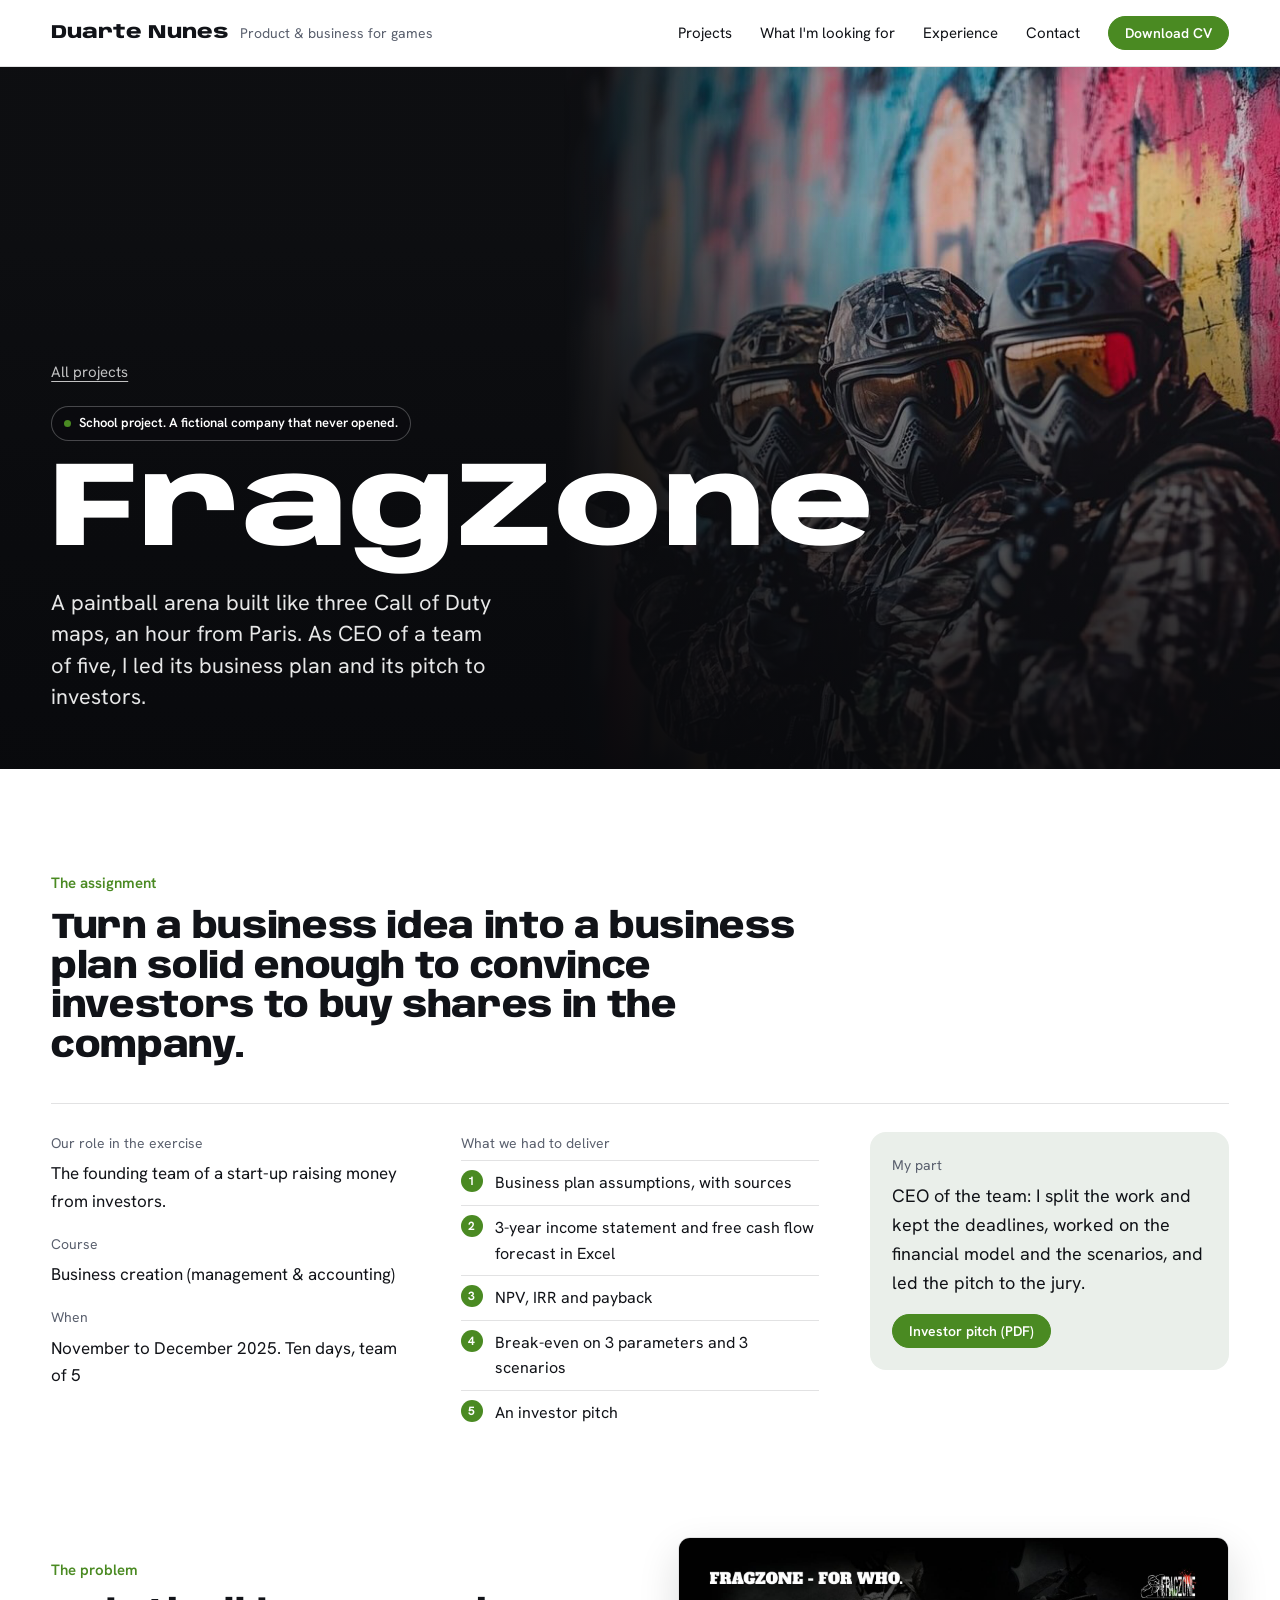
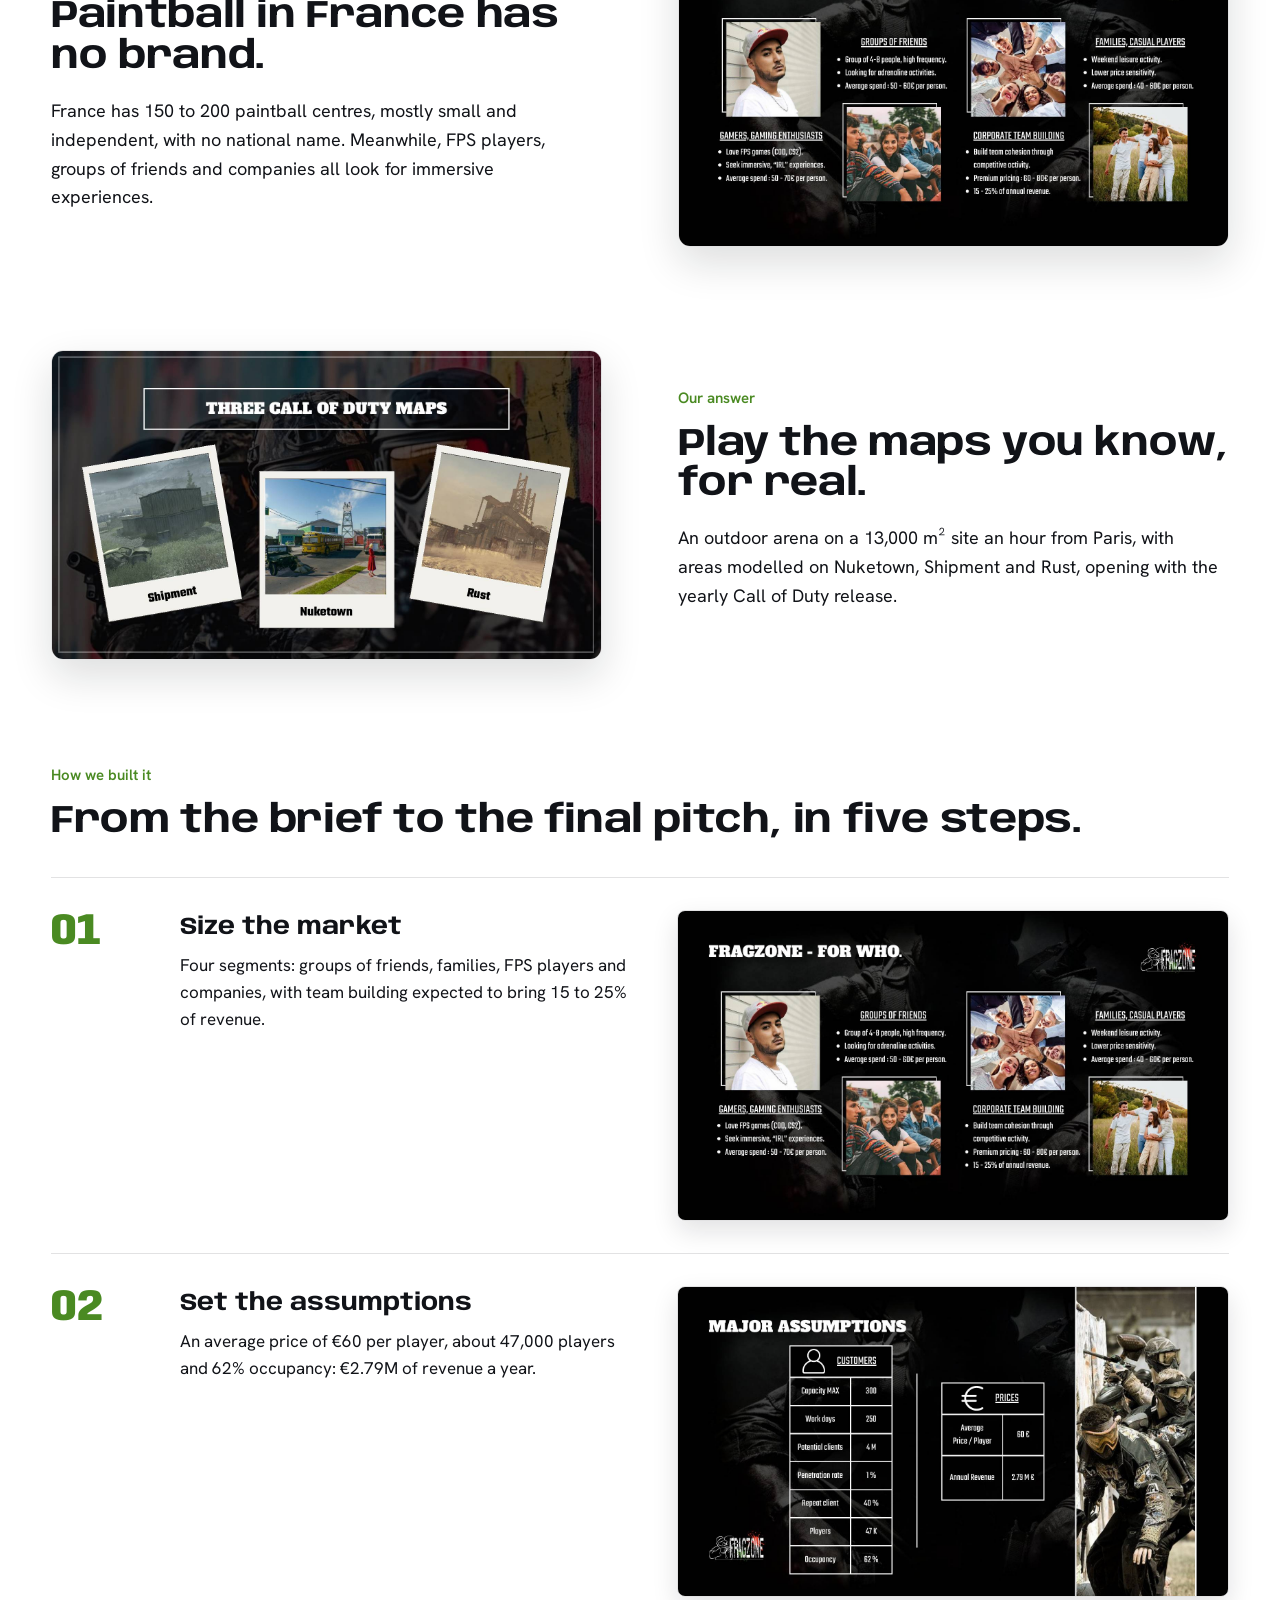
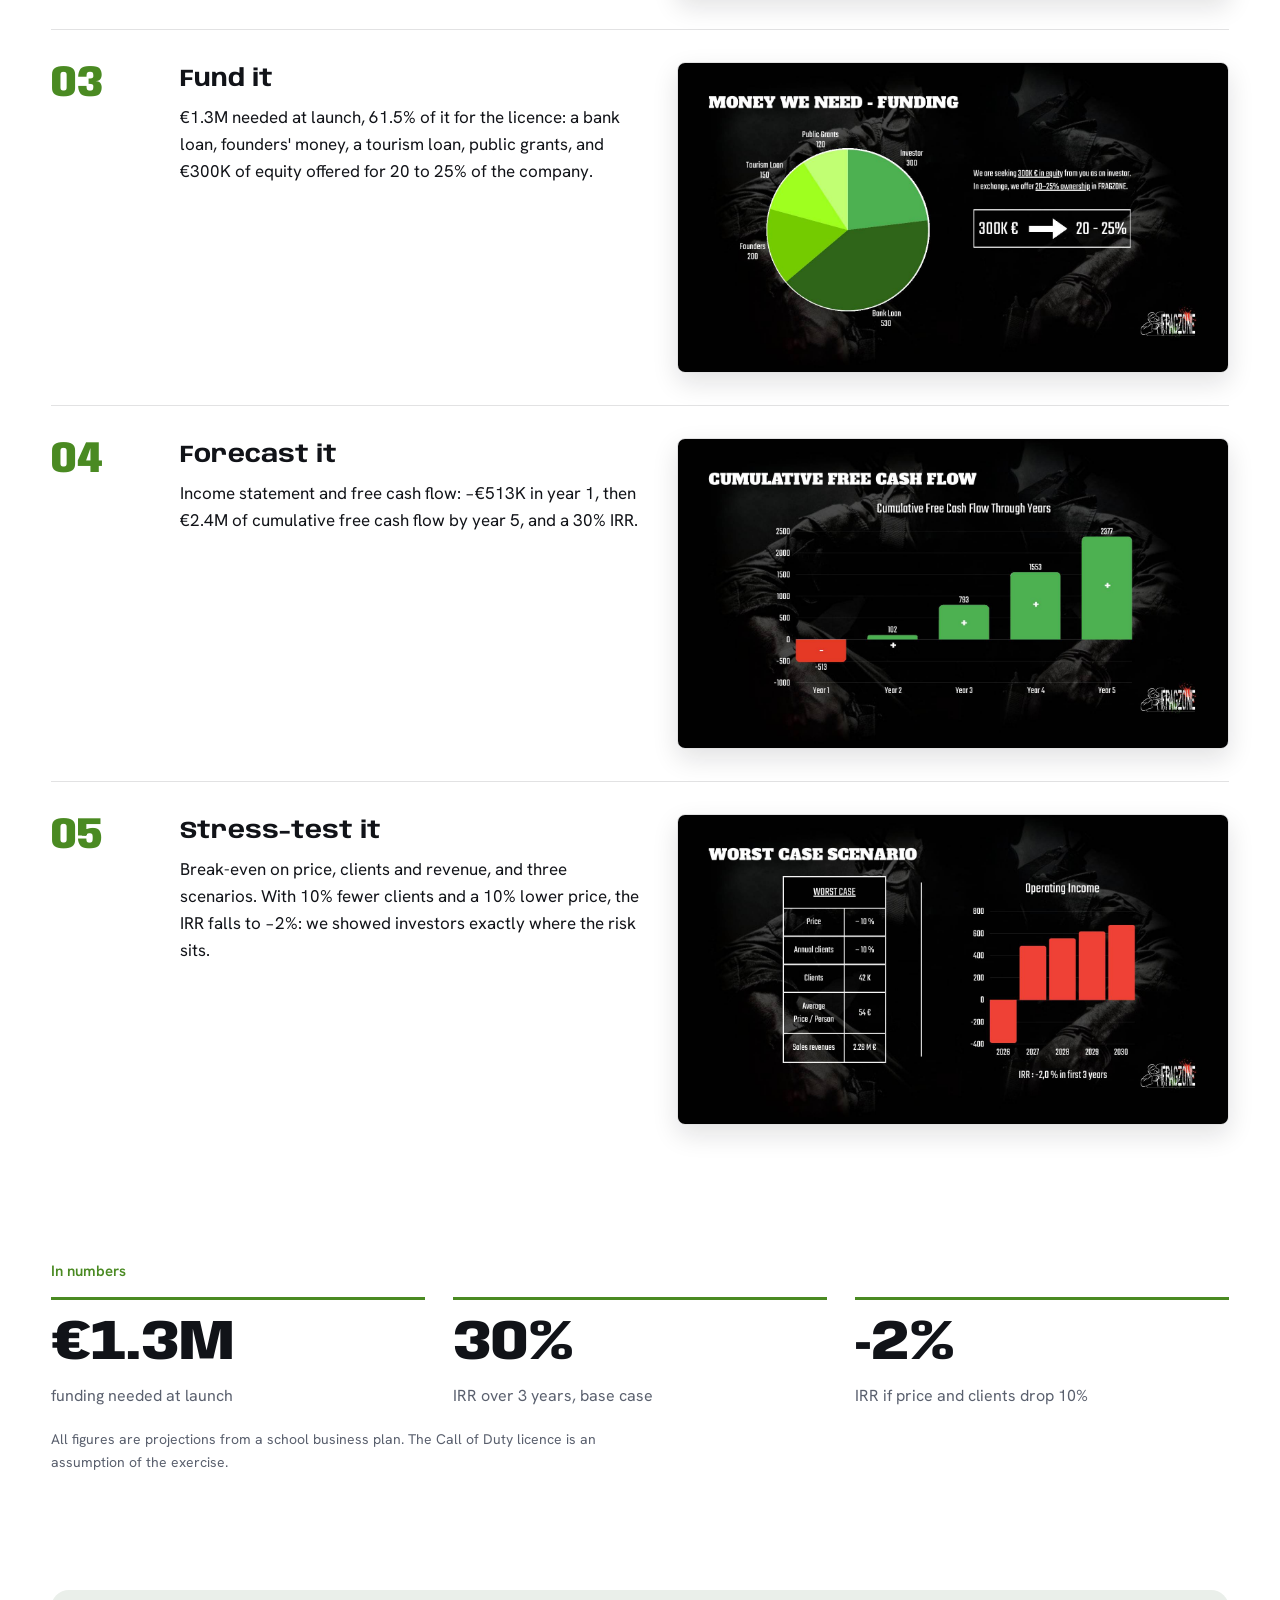
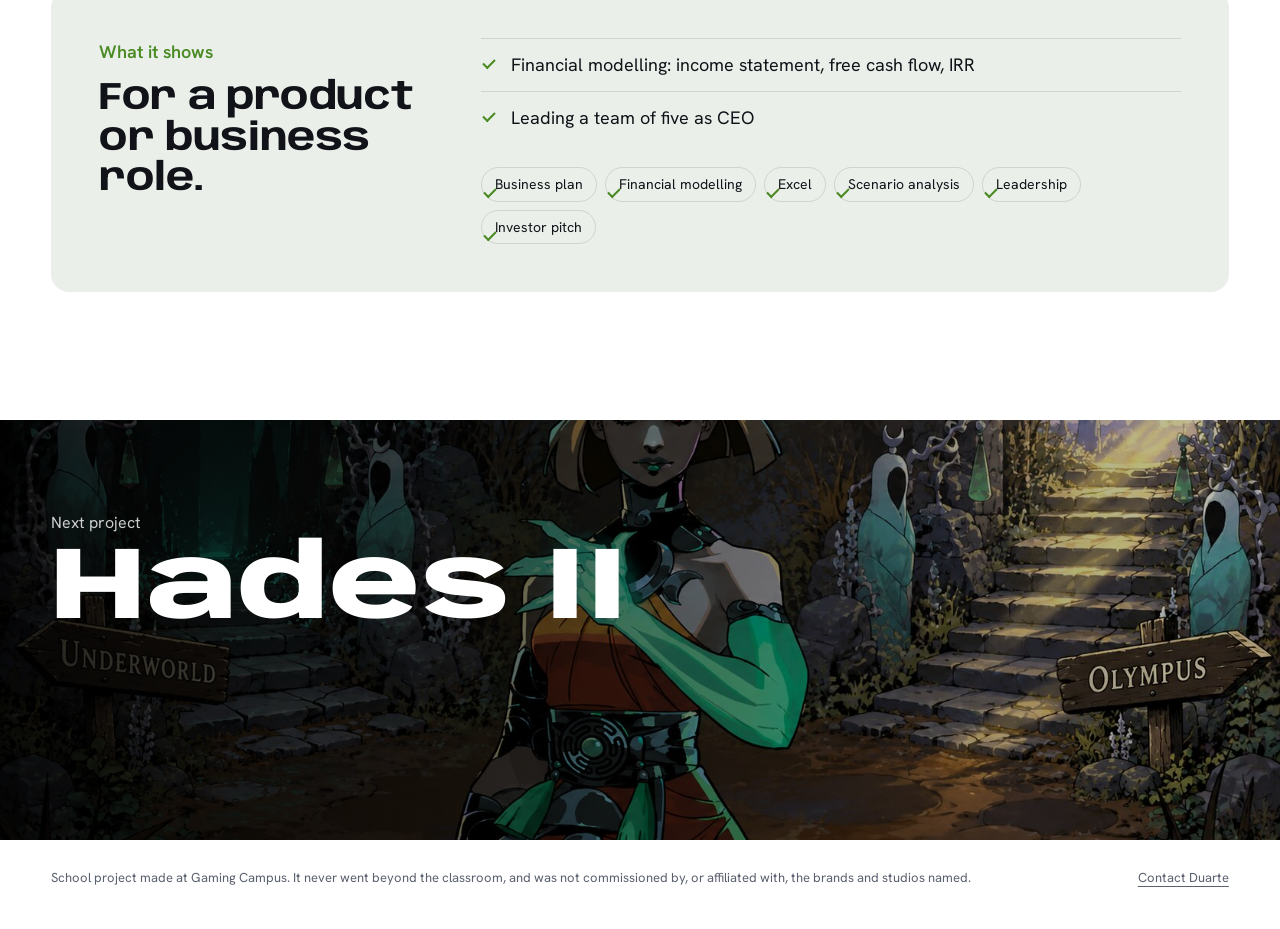
<file: projects/fragzone.html>
<!DOCTYPE html>
<html lang="en">
<head>
<meta charset="utf-8">
<meta name="viewport" content="width=device-width, initial-scale=1">
<title>FragZone | Duarte Nunes</title>
<meta name="description" content="A paintball arena built like three Call of Duty maps. As CEO of a team of five, I led its business plan and investor pitch.">
<meta property="og:title" content="FragZone | Duarte Nunes">
<meta property="og:description" content="A paintball arena built like three Call of Duty maps. As CEO of a team of five, I led its business plan and investor pitch.">
<link rel="preload" href="../assets/fonts/anybody-latin-wdth-normal.woff2" as="font" type="font/woff2" crossorigin>
<link rel="stylesheet" href="../assets/style.css">
</head>
<body data-world="fragzone">
<header class="top"><div class="wrap">
  <a class="brand" href="../index.html"><b>Duarte Nunes</b><span>Product &amp; business for games</span></a>
  <nav class="nav" aria-label="Main">
    <a href="../index.html#projects">Projects</a>
    <a href="../index.html#looking">What I'm looking for</a>
    <a href="../index.html#experience">Experience</a>
    <a href="../index.html#contact">Contact</a>
    <a class="btn small" href="../assets/cv/CV_Duarte_Nunes.pdf">Download CV</a>
  </nav>
</div></header>

<main data-world="fragzone" class="world">
<section class="p-hero split" style="--pos:50% 40%">
  <img src="../assets/art/fragzone.jpg" alt="">
  <div class="wrap">
    <p class="crumbs"><a href="../index.html#projects">All projects</a></p>
    <span class="status">School project. A fictional company that never opened.</span>
    <h1 class="d1">FragZone</h1>
    <p class="lede">A paintball arena built like three Call of Duty maps, an hour from Paris. As CEO of a team of five, I led its business plan and its pitch to investors.</p>
  </div>
</section>

<section class="p-section assign"><div class="wrap">
  <p class="label">The assignment</p>
  <h2 class="d2 goal">Turn a business idea into a business plan solid enough to convince investors to buy shares in the company.</h2>
  <div class="assign-grid">
    <dl>
      <div><dt>Our role in the exercise</dt><dd>The founding team of a start-up raising money from investors.</dd></div>
      <div><dt>Course</dt><dd>Business creation (management &amp; accounting)</dd></div>
      <div><dt>When</dt><dd>November to December 2025. Ten days, team of 5</dd></div>
    </dl>
    <div><p class="dt">What we had to deliver</p><ol class="deliver"><li>Business plan assumptions, with sources</li><li>3-year income statement and free cash flow forecast in Excel</li><li>NPV, IRR and payback</li><li>Break-even on 3 parameters and 3 scenarios</li><li>An investor pitch</li></ol></div>
    <div class="mine"><p class="dt">My part</p><p>CEO of the team: I split the work and kept the deadlines, worked on the financial model and the scenarios, and led the pitch to the jury.</p><div class="files"><a class="btn small" href="../assets/decks/fragzone.pdf">Investor pitch (PDF)</a></div></div>
  </div>
</div></section>


<section class="p-section"><div class="wrap pair">
  <div><p class="label">The problem</p><h2 class="d3">Paintball in France has no brand.</h2><p>France has 150 to 200 paintball centres, mostly small and independent, with no national name. Meanwhile, FPS players, groups of friends and companies all look for immersive experiences.</p></div>
  <div class="pair-art"><button type="button" class="zoom" data-full="../assets/img/fragzone/10.jpg" data-cap="Customer segments" data-group="pair"><img src="../assets/img/fragzone/10.jpg" alt="Customer segments" loading="lazy"></button></div>
</div></section>

<section class="p-section"><div class="wrap pair rev">
  <div><p class="label">Our answer</p><h2 class="d3">Play the maps you know, for real.</h2><p>An outdoor arena on a 13,000 m² site an hour from Paris, with areas modelled on Nuketown, Shipment and Rust, opening with the yearly Call of Duty release.</p></div>
  <div class="pair-art"><button type="button" class="zoom" data-full="../assets/img/fragzone/07.jpg" data-cap="Three Call of Duty maps" data-group="pair"><img src="../assets/img/fragzone/07.jpg" alt="Three Call of Duty maps" loading="lazy"></button></div>
</div></section>



<section class="p-section"><div class="wrap">
  <p class="label">How we built it</p>
  <h2 class="d3">From the brief to the final pitch, in five steps.</h2>
  <ol class="steps"><li class="step"><div><h3>Size the market</h3><p>Four segments: groups of friends, families, FPS players and companies, with team building expected to bring 15 to 25% of revenue.</p></div><button type="button" class="zoom" data-full="../assets/img/fragzone/10.jpg" data-cap="Customer segments" data-group="steps"><img src="../assets/img/fragzone/10.jpg" alt="Customer segments" loading="lazy"></button></li><li class="step"><div><h3>Set the assumptions</h3><p>An average price of €60 per player, about 47,000 players and 62% occupancy: €2.79M of revenue a year.</p></div><button type="button" class="zoom" data-full="../assets/img/fragzone/15.jpg" data-cap="Key assumptions" data-group="steps"><img src="../assets/img/fragzone/15.jpg" alt="Key assumptions" loading="lazy"></button></li><li class="step"><div><h3>Fund it</h3><p>€1.3M needed at launch, 61.5% of it for the licence: a bank loan, founders&#x27; money, a tourism loan, public grants, and €300K of equity offered for 20 to 25% of the company.</p></div><button type="button" class="zoom" data-full="../assets/img/fragzone/13.jpg" data-cap="Funding plan" data-group="steps"><img src="../assets/img/fragzone/13.jpg" alt="Funding plan" loading="lazy"></button></li><li class="step"><div><h3>Forecast it</h3><p>Income statement and free cash flow: −€513K in year 1, then €2.4M of cumulative free cash flow by year 5, and a 30% IRR.</p></div><button type="button" class="zoom" data-full="../assets/img/fragzone/19.jpg" data-cap="Cumulative free cash flow" data-group="steps"><img src="../assets/img/fragzone/19.jpg" alt="Cumulative free cash flow" loading="lazy"></button></li><li class="step"><div><h3>Stress-test it</h3><p>Break-even on price, clients and revenue, and three scenarios. With 10% fewer clients and a 10% lower price, the IRR falls to −2%: we showed investors exactly where the risk sits.</p></div><button type="button" class="zoom" data-full="../assets/img/fragzone/25.jpg" data-cap="Worst-case scenario" data-group="steps"><img src="../assets/img/fragzone/25.jpg" alt="Worst-case scenario" loading="lazy"></button></li></ol>
</div></section>



<section class="p-section"><div class="wrap">
  <p class="label">In numbers</p>
  <div class="bigfigs"><div><b>€1.3M</b><span>funding needed at launch</span></div><div><b>30%</b><span>IRR over 3 years, base case</span></div><div><b>−2%</b><span>IRR if price and clients drop 10%</span></div></div>
  <p class="note">All figures are projections from a school business plan. The Call of Duty licence is an assumption of the exercise.</p>
</div></section>

<section class="p-section"><div class="wrap">
  <div class="panelbox">
    <div><p class="label">What it shows</p><h2 class="d3">For a product or business role.</h2></div>
    <div><ul><li>Financial modelling: income statement, free cash flow, IRR</li><li>Leading a team of five as CEO</li></ul><ul class="tags" style="margin-top:22px"><li>Business plan</li><li>Financial modelling</li><li>Excel</li><li>Scenario analysis</li><li>Leadership</li><li>Investor pitch</li></ul></div>
  </div>
</div></section>

<a class="next-card" href="hades-ii.html" style="--pos:20% 50%">
  <img src="../assets/art/hades.jpg" alt="" loading="lazy">
  <div class="wrap"><p>Next project</p><span class="d1">Hades II</span></div>
</a>
<footer class="p-foot"><div class="wrap">
  <span>School project made at Gaming Campus. It never went beyond the classroom, and was not commissioned by, or affiliated with, the brands and studios named.</span>
  <a href="../index.html#contact">Contact Duarte</a>
</div></footer>
</main>

<script src="../assets/site.js"></script>
</body>
</html>
</file>
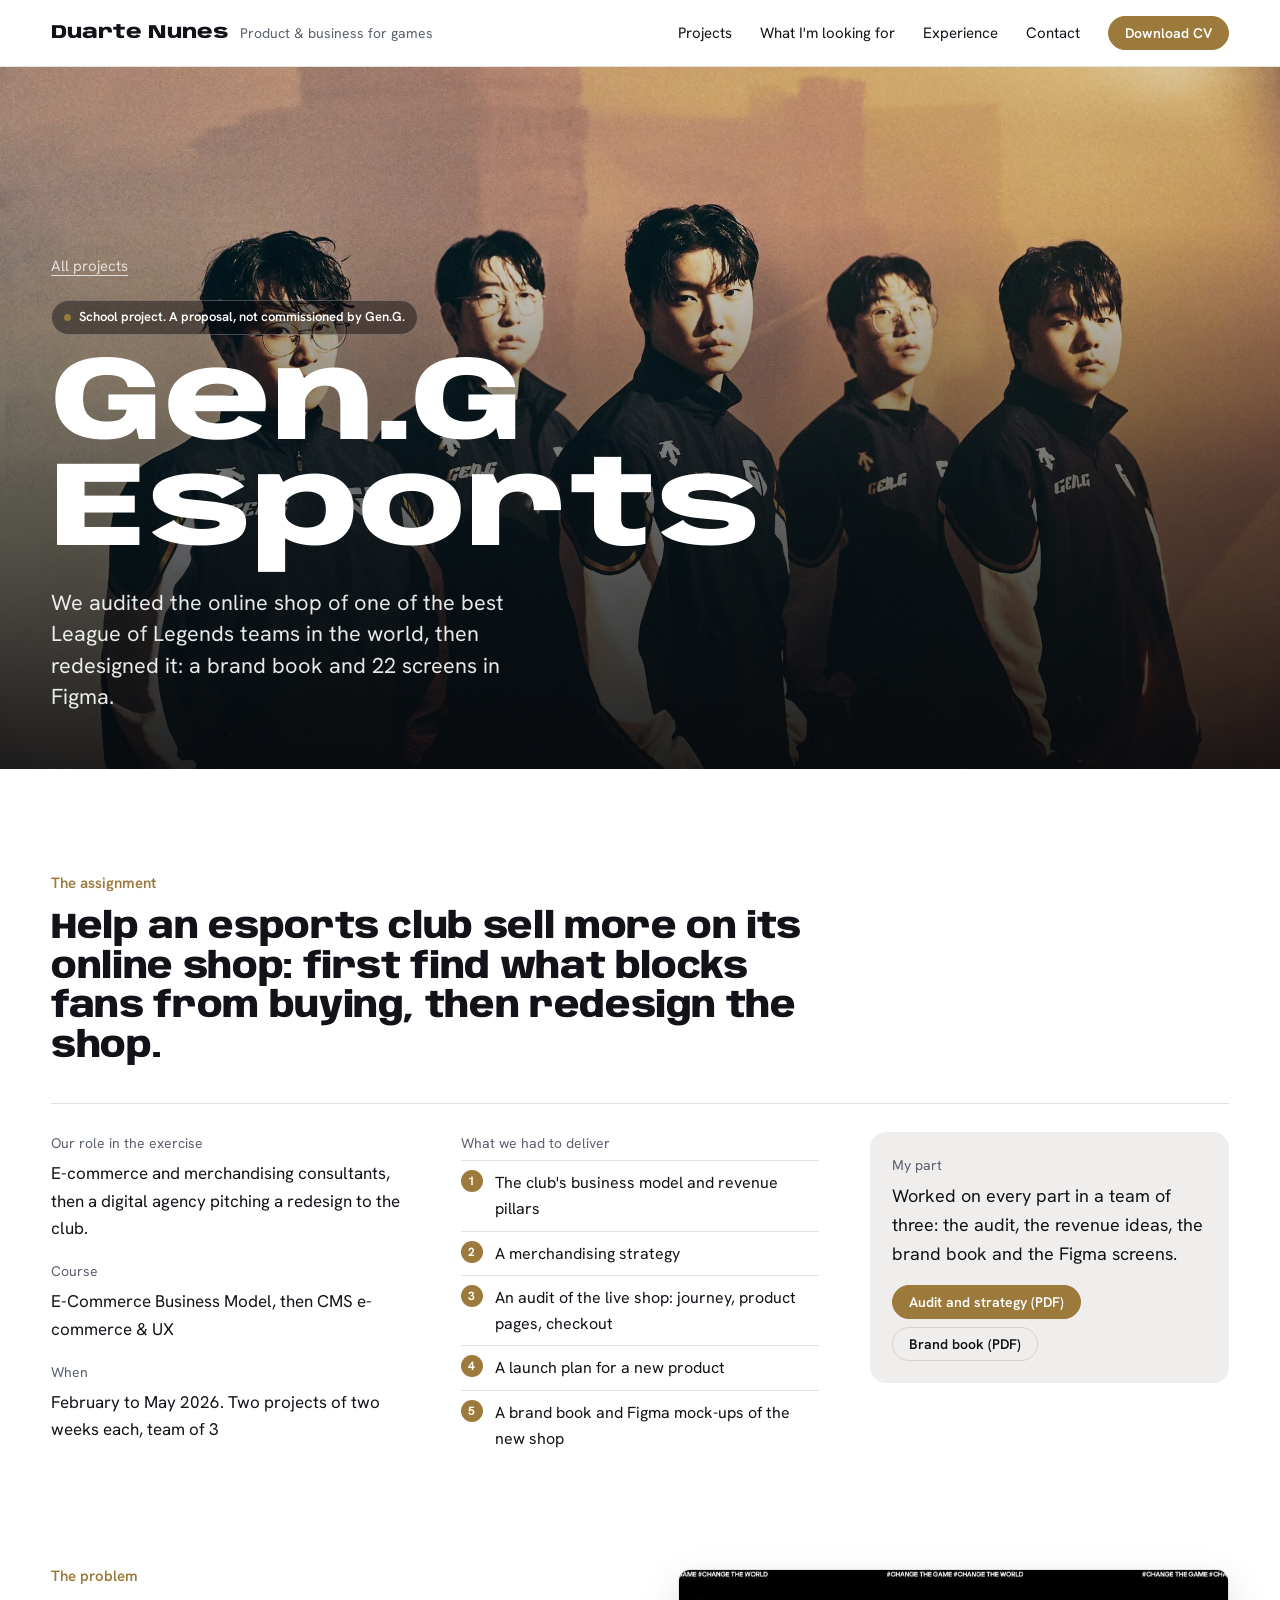
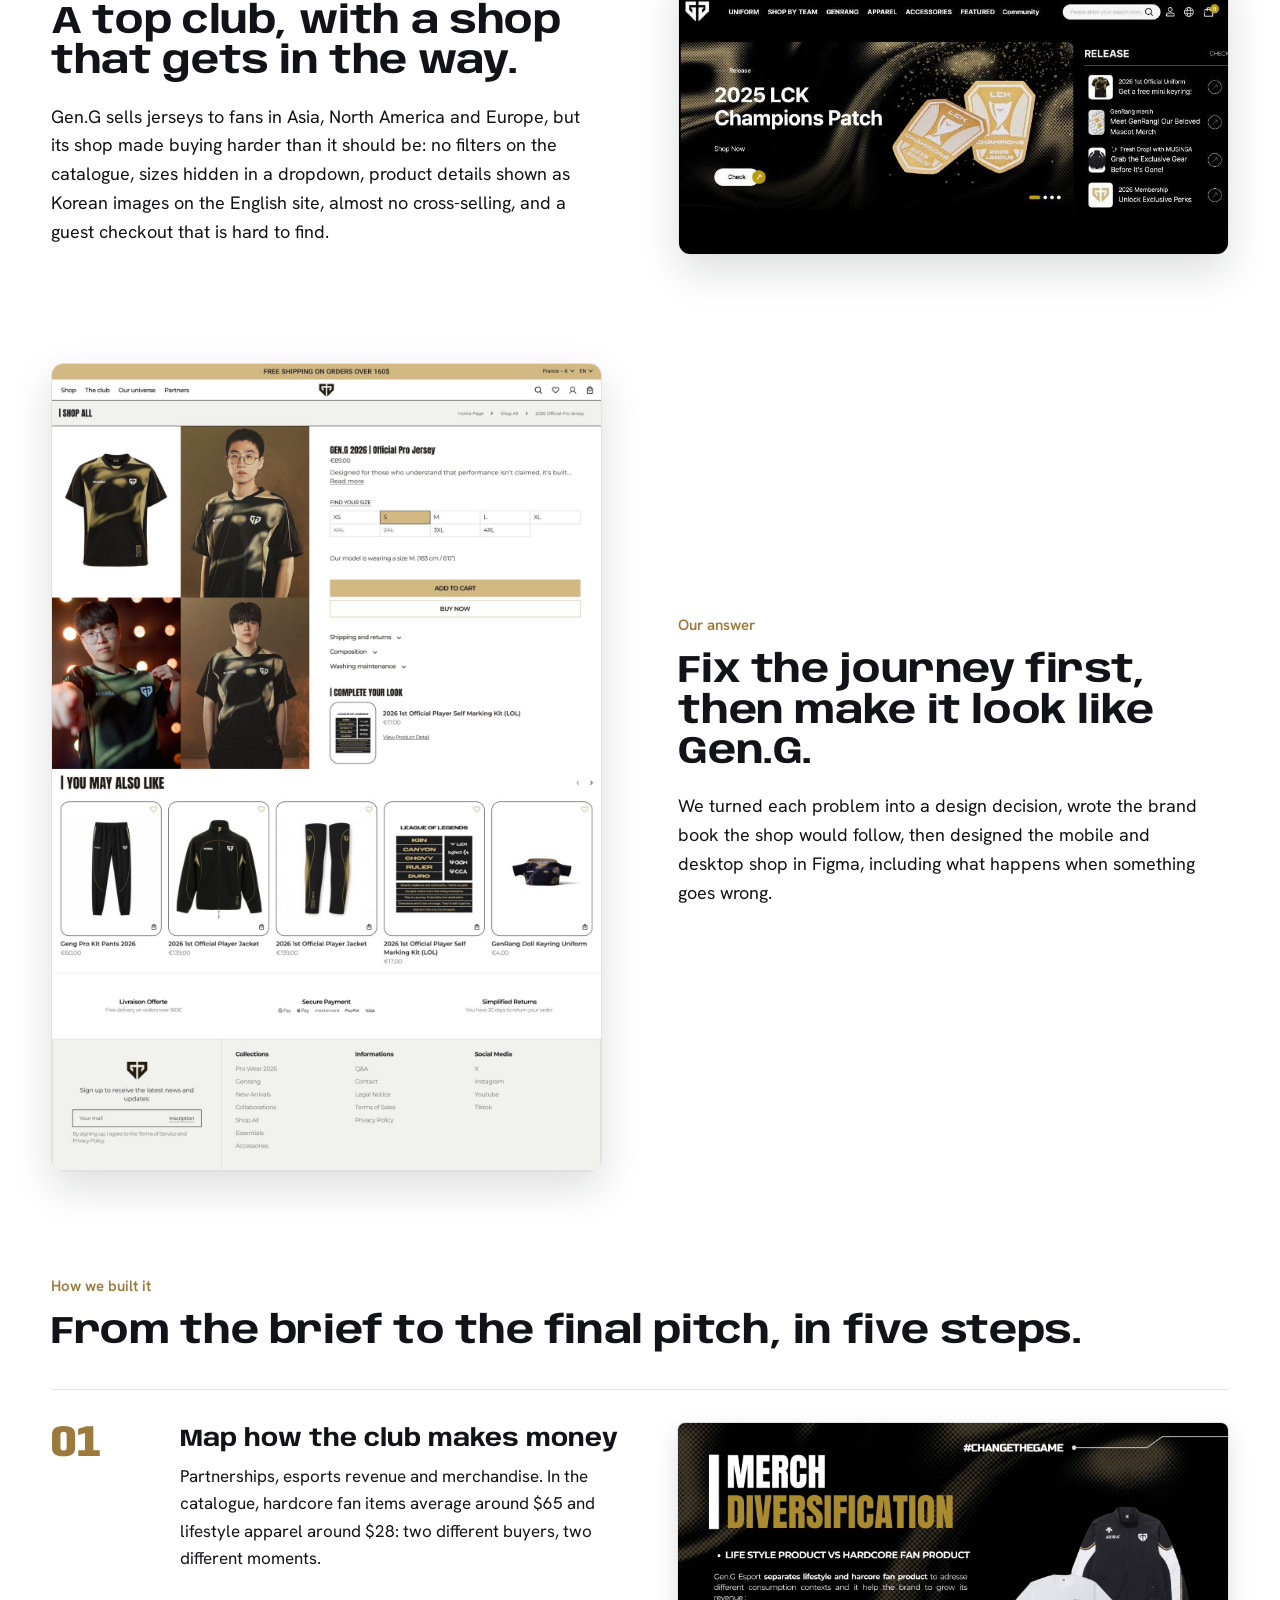
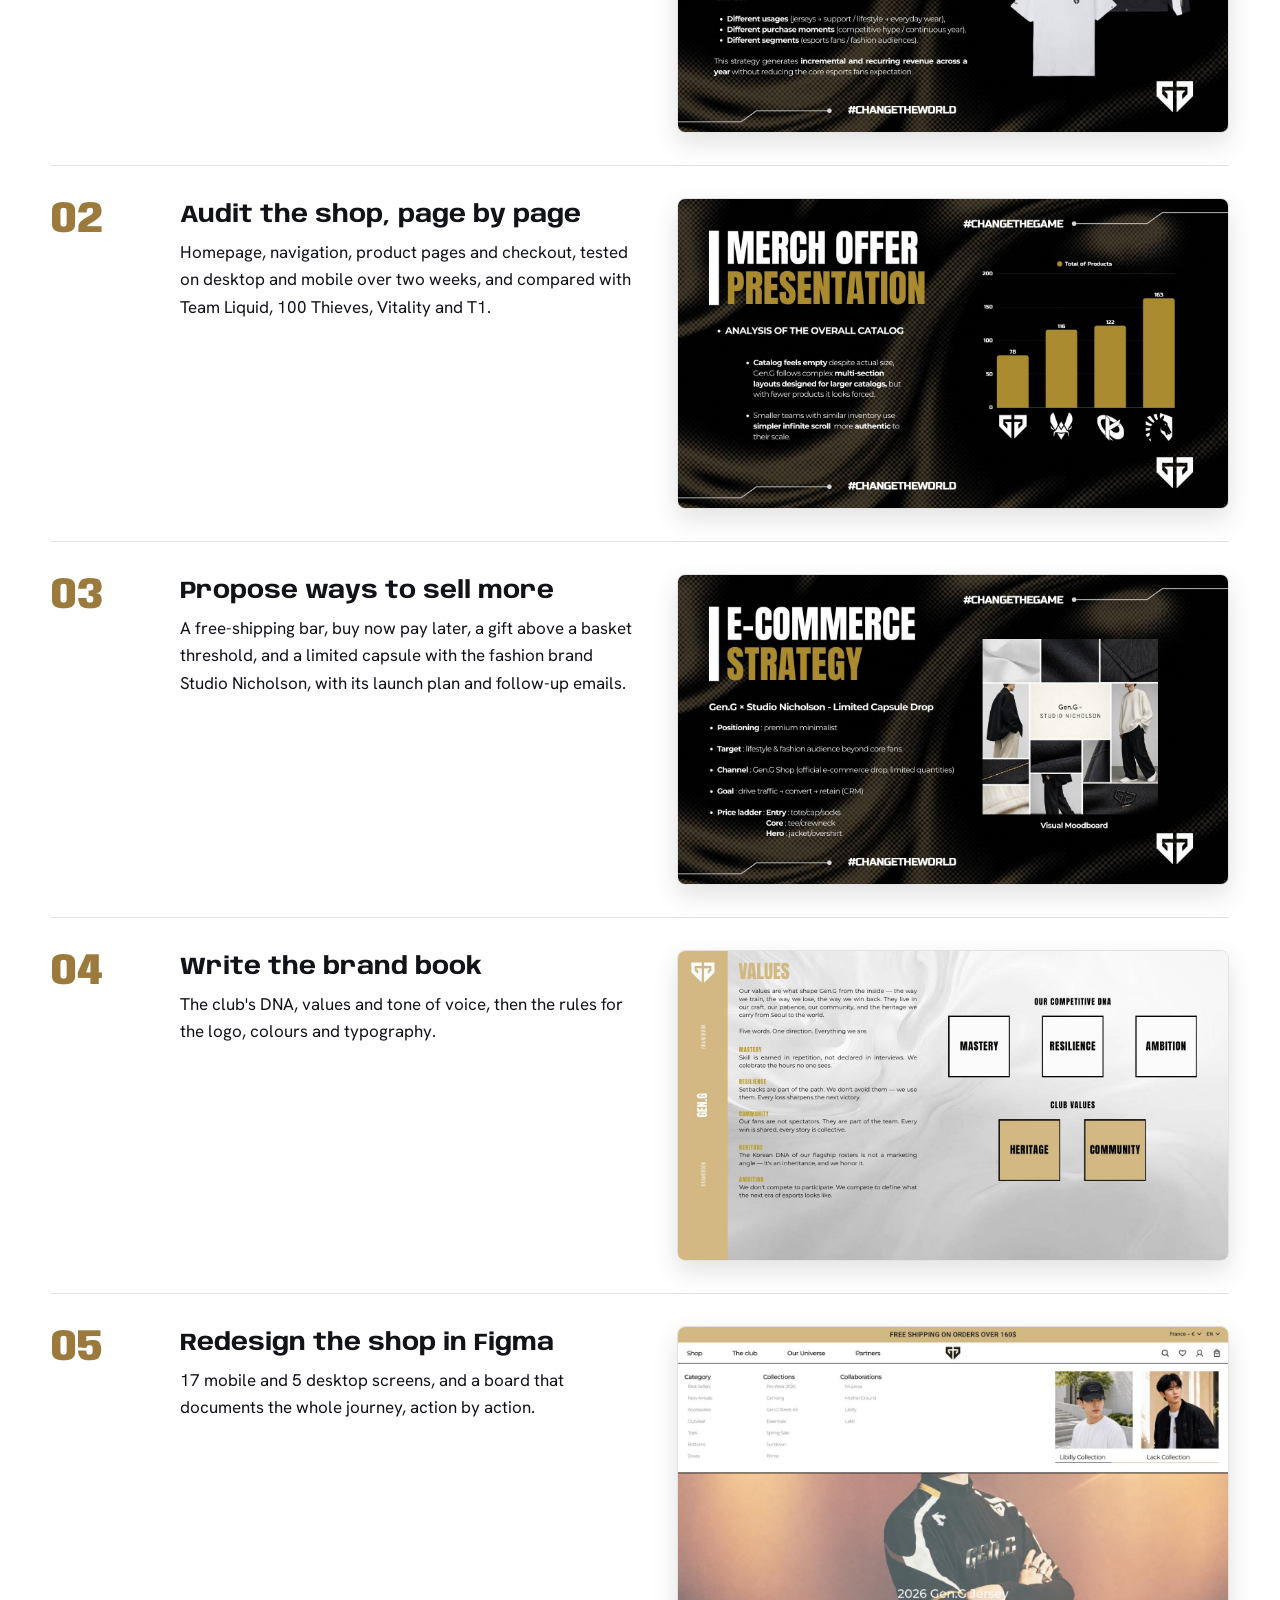
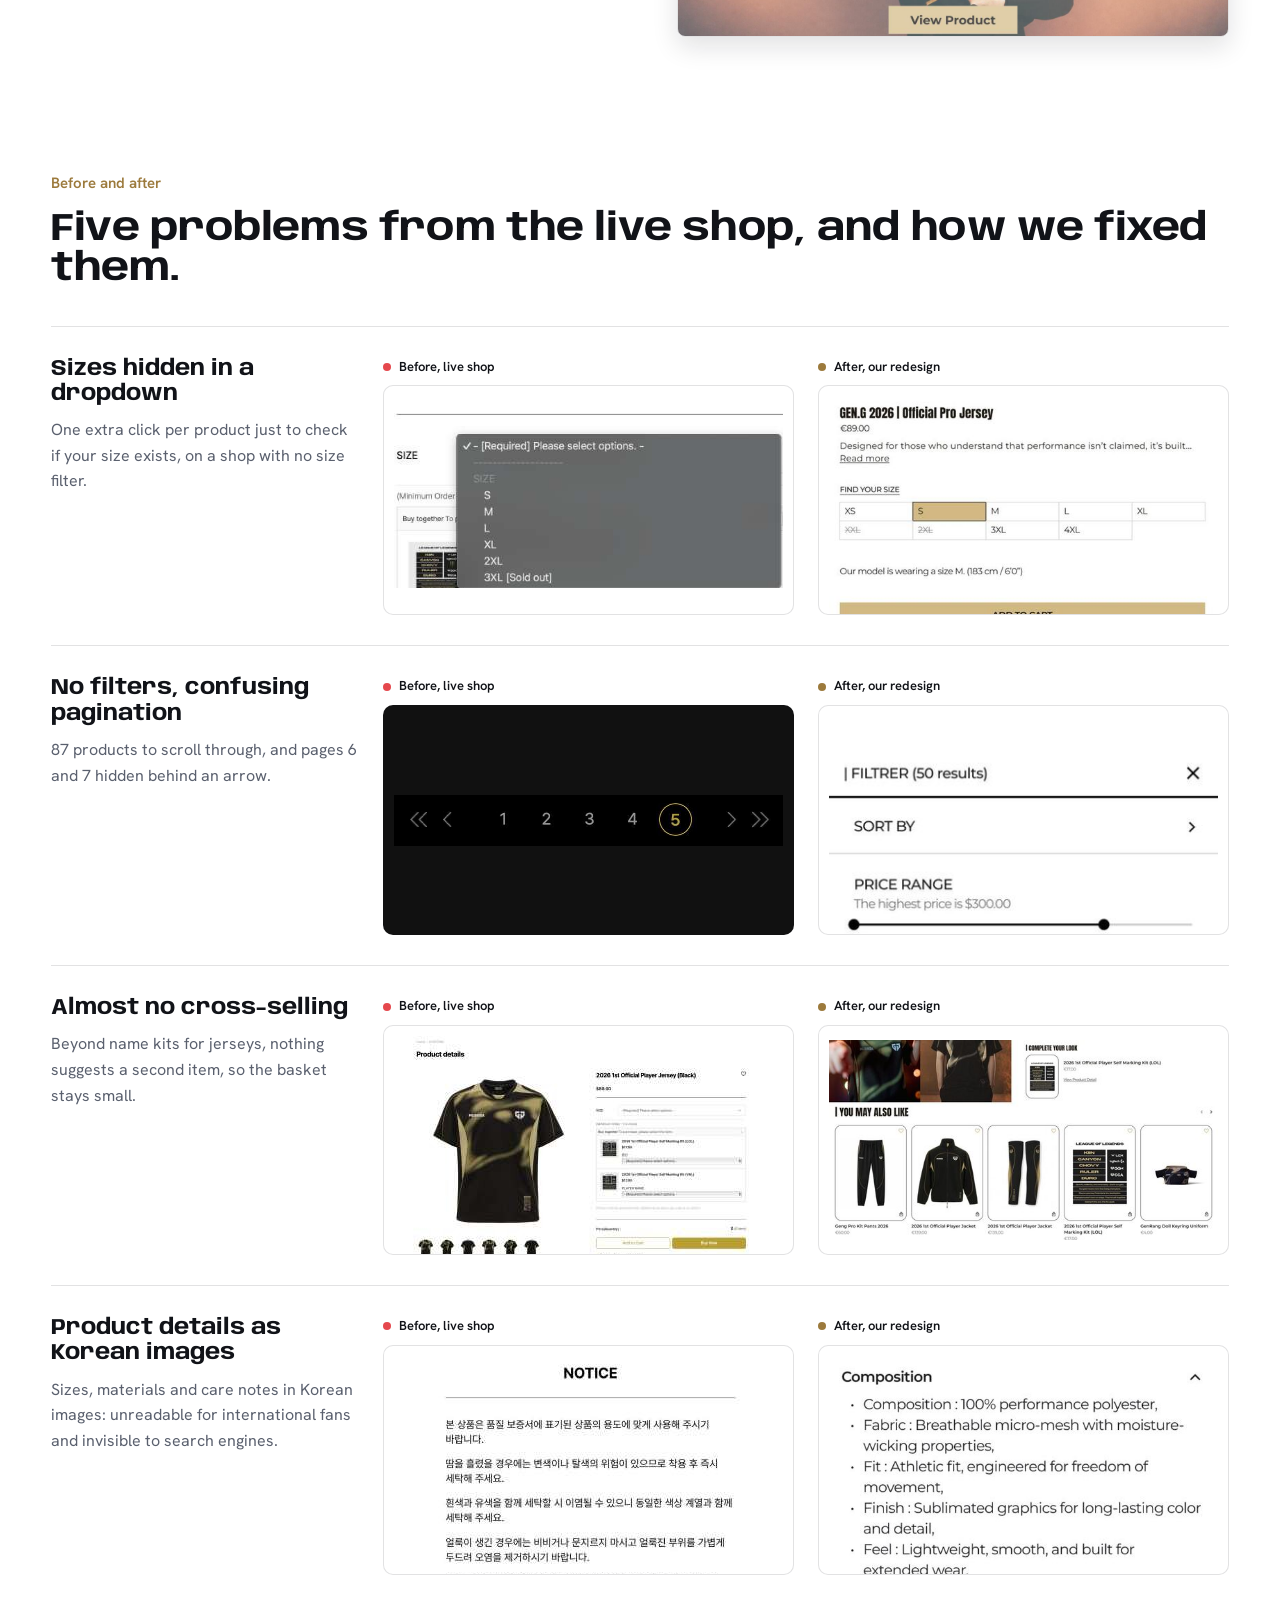
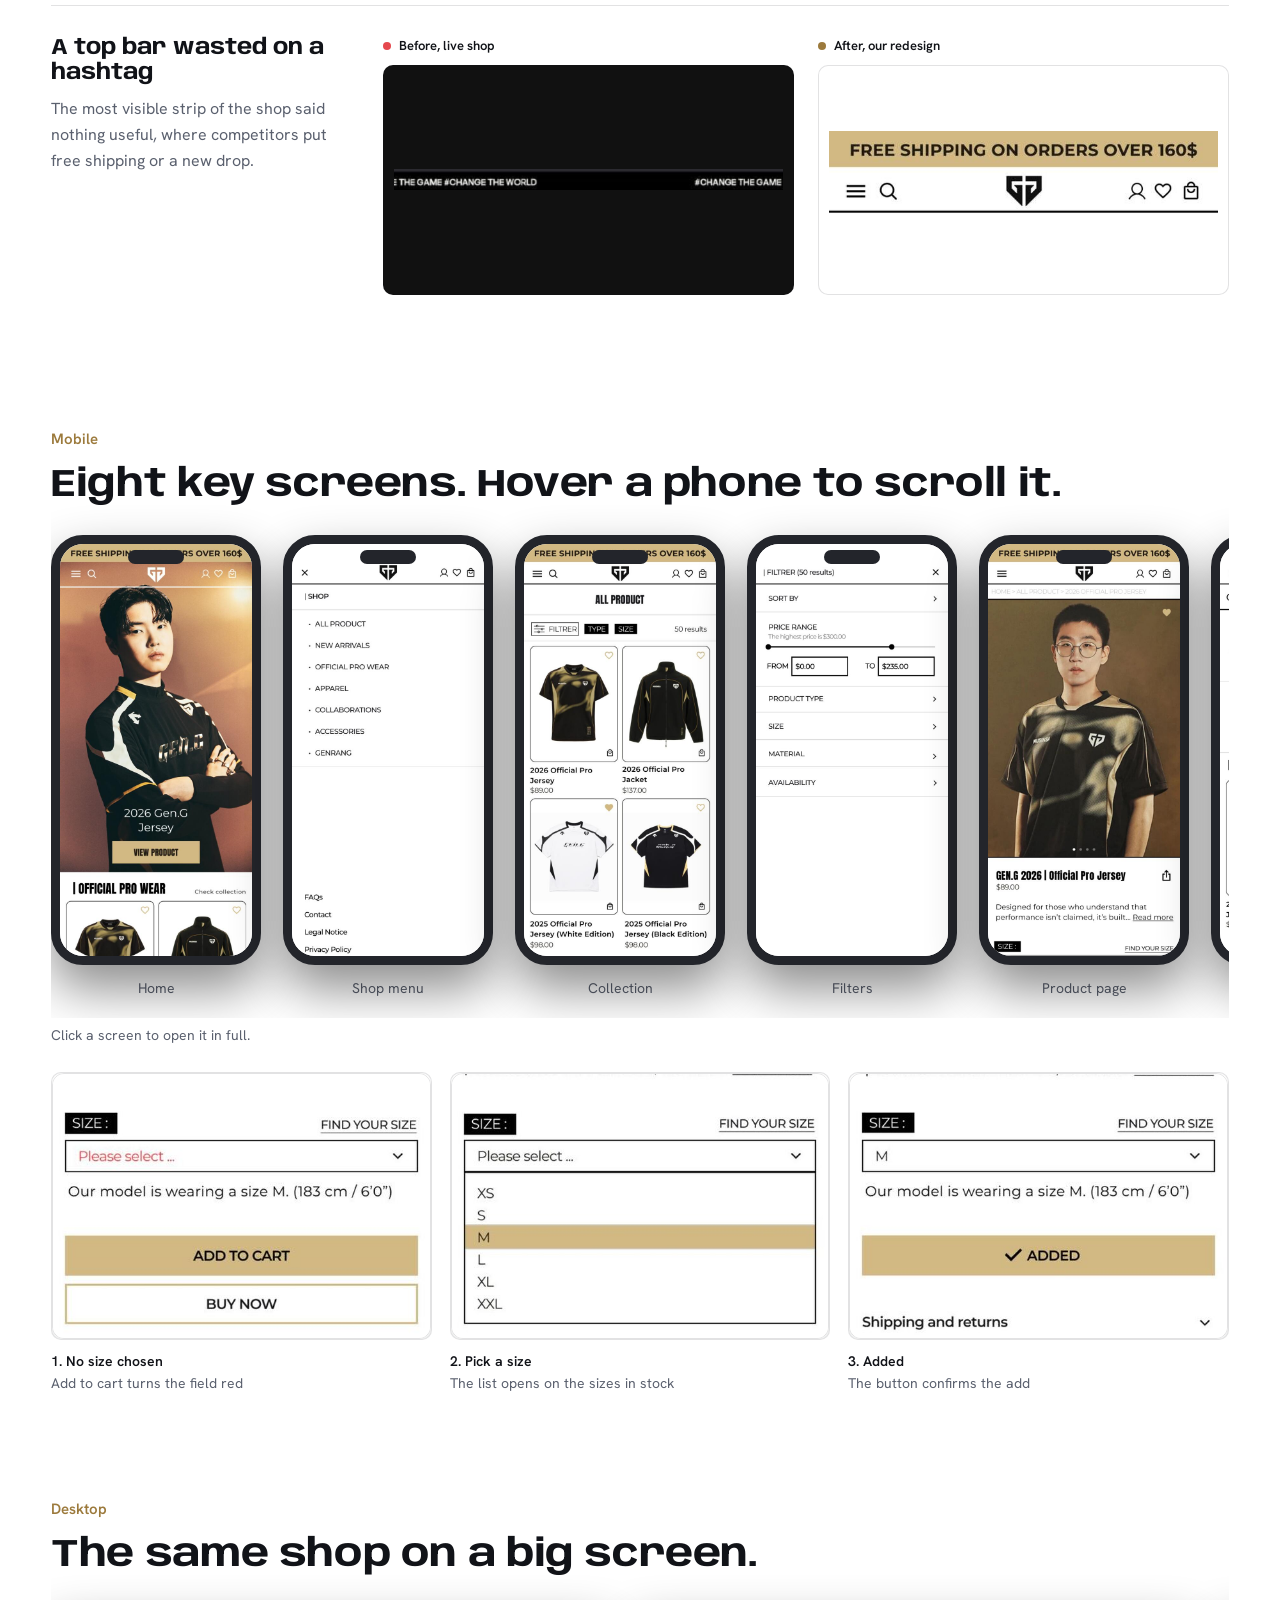
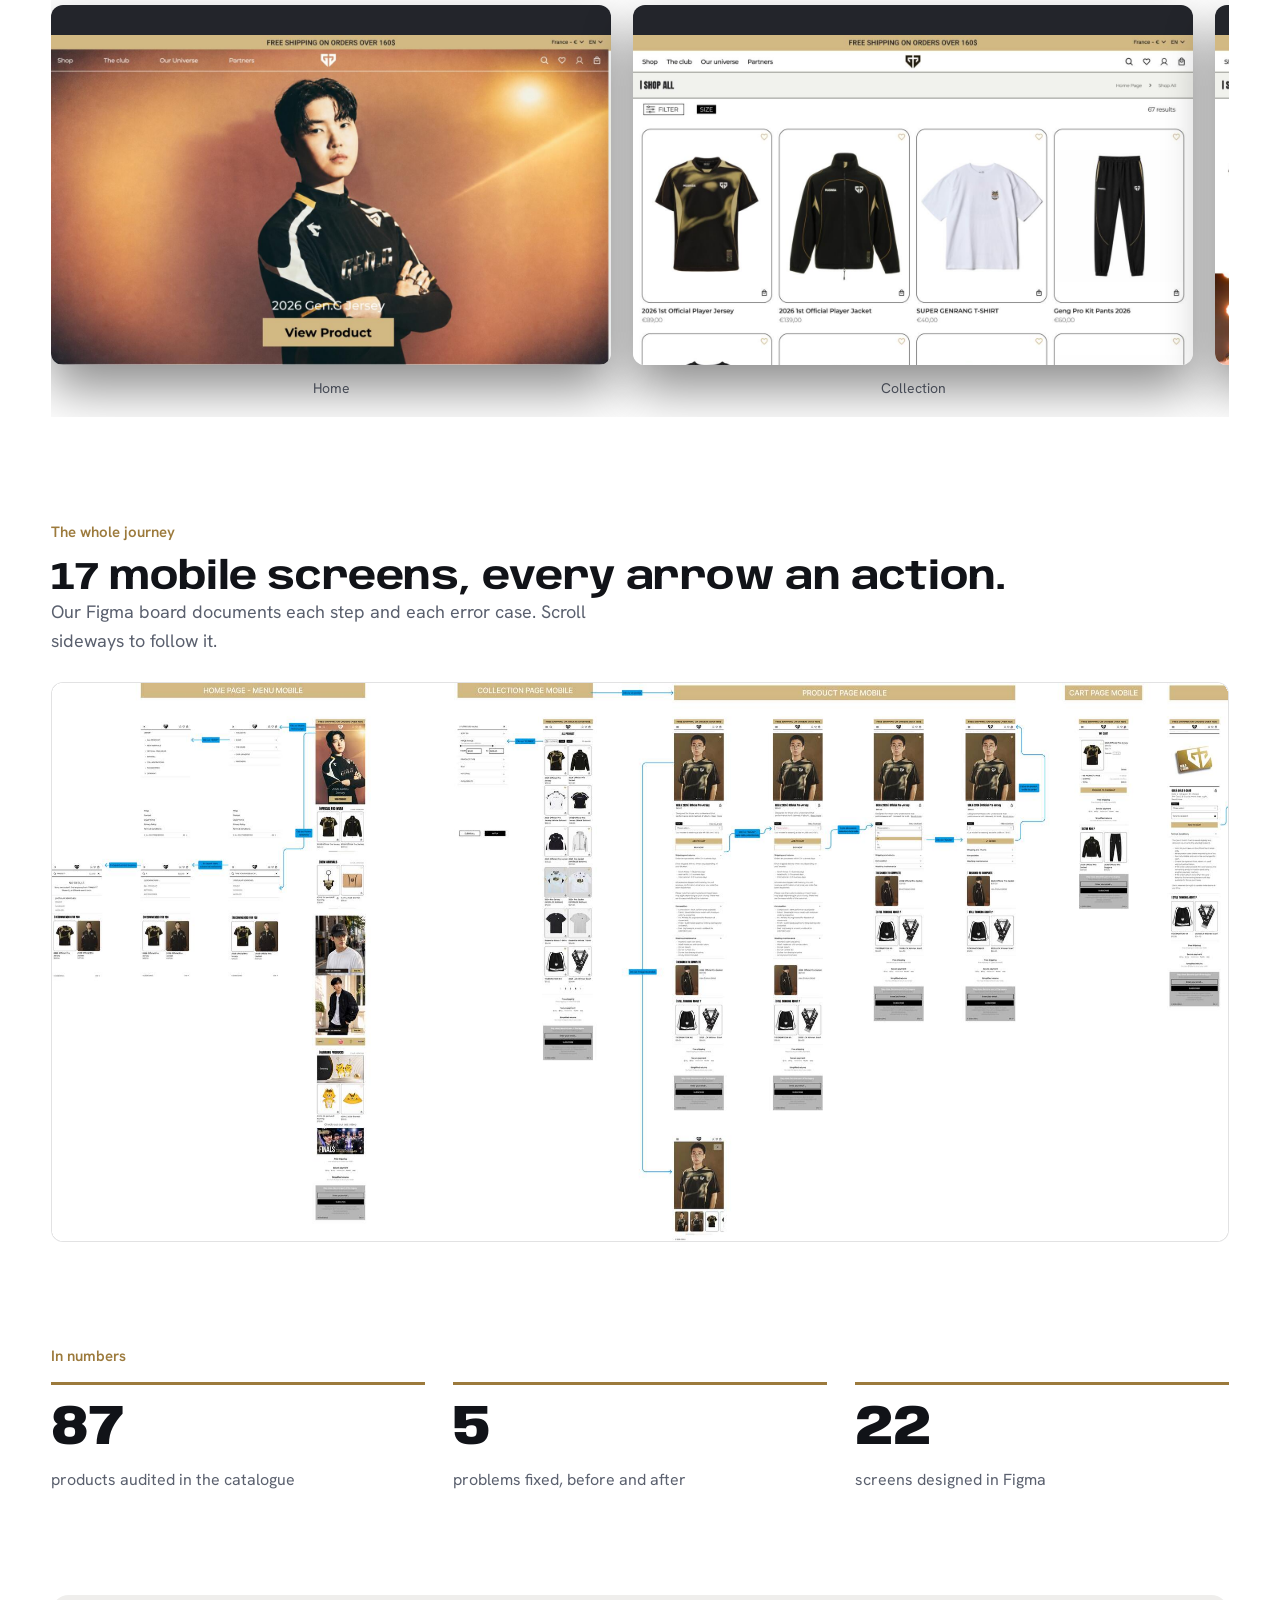
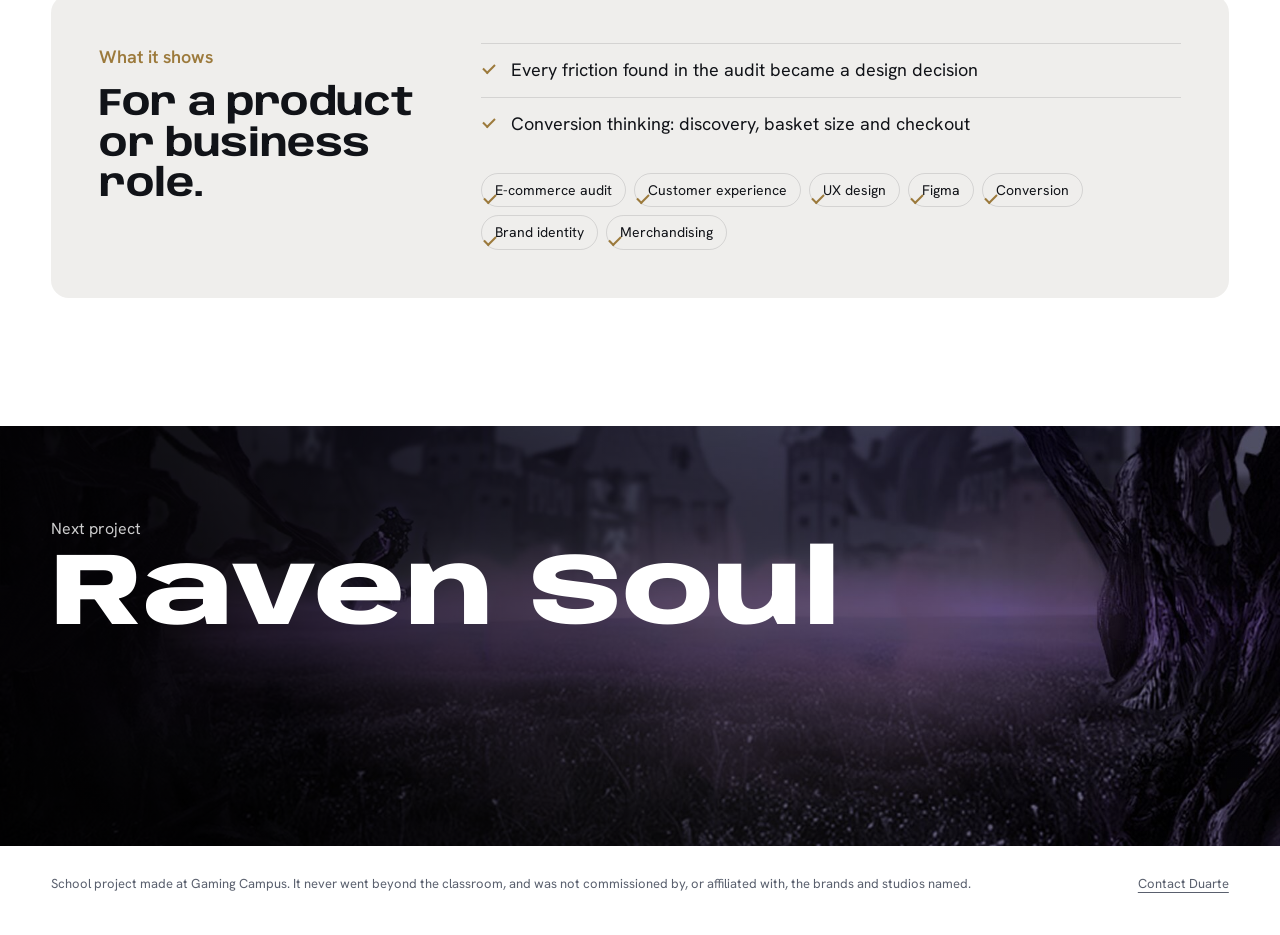
<file: projects/gen-g.html>
<!DOCTYPE html>
<html lang="en">
<head>
<meta charset="utf-8">
<meta name="viewport" content="width=device-width, initial-scale=1">
<title>Gen.G Esports | Duarte Nunes</title>
<meta name="description" content="An audit of a top esports club&#x27;s online shop, turned into a brand book and a full redesign in Figma.">
<meta property="og:title" content="Gen.G Esports | Duarte Nunes">
<meta property="og:description" content="An audit of a top esports club&#x27;s online shop, turned into a brand book and a full redesign in Figma.">
<link rel="preload" href="../assets/fonts/anybody-latin-wdth-normal.woff2" as="font" type="font/woff2" crossorigin>
<link rel="stylesheet" href="../assets/style.css">
</head>
<body data-world="gen-g">
<header class="top"><div class="wrap">
  <a class="brand" href="../index.html"><b>Duarte Nunes</b><span>Product &amp; business for games</span></a>
  <nav class="nav" aria-label="Main">
    <a href="../index.html#projects">Projects</a>
    <a href="../index.html#looking">What I'm looking for</a>
    <a href="../index.html#experience">Experience</a>
    <a href="../index.html#contact">Contact</a>
    <a class="btn small" href="../assets/cv/CV_Duarte_Nunes.pdf">Download CV</a>
  </nav>
</div></header>

<main data-world="gen-g" class="world">
<section class="p-hero" style="--pos:50% 30%">
  <img src="../assets/art/geng.jpg" alt="">
  <div class="wrap">
    <p class="crumbs"><a href="../index.html#projects">All projects</a></p>
    <span class="status">School project. A proposal, not commissioned by Gen.G.</span>
    <h1 class="d1">Gen.G Esports</h1>
    <p class="lede">We audited the online shop of one of the best League of Legends teams in the world, then redesigned it: a brand book and 22 screens in Figma.</p>
  </div>
</section>

<section class="p-section assign"><div class="wrap">
  <p class="label">The assignment</p>
  <h2 class="d2 goal">Help an esports club sell more on its online shop: first find what blocks fans from buying, then redesign the shop.</h2>
  <div class="assign-grid">
    <dl>
      <div><dt>Our role in the exercise</dt><dd>E-commerce and merchandising consultants, then a digital agency pitching a redesign to the club.</dd></div>
      <div><dt>Course</dt><dd>E-Commerce Business Model, then CMS e-commerce &amp; UX</dd></div>
      <div><dt>When</dt><dd>February to May 2026. Two projects of two weeks each, team of 3</dd></div>
    </dl>
    <div><p class="dt">What we had to deliver</p><ol class="deliver"><li>The club&#x27;s business model and revenue pillars</li><li>A merchandising strategy</li><li>An audit of the live shop: journey, product pages, checkout</li><li>A launch plan for a new product</li><li>A brand book and Figma mock-ups of the new shop</li></ol></div>
    <div class="mine"><p class="dt">My part</p><p>Worked on every part in a team of three: the audit, the revenue ideas, the brand book and the Figma screens.</p><div class="files"><a class="btn small" href="../assets/decks/geng-ecommerce.pdf">Audit and strategy (PDF)</a><a class="btn small ghost" href="../assets/decks/geng-brandbook.pdf">Brand book (PDF)</a></div></div>
  </div>
</div></section>


<section class="p-section"><div class="wrap pair">
  <div><p class="label">The problem</p><h2 class="d3">A top club, with a shop that gets in the way.</h2><p>Gen.G sells jerseys to fans in Asia, North America and Europe, but its shop made buying harder than it should be: no filters on the catalogue, sizes hidden in a dropdown, product details shown as Korean images on the English site, almost no cross-selling, and a guest checkout that is hard to find.</p></div>
  <div class="pair-art"><button type="button" class="zoom" data-full="../assets/img/before/b-004.jpg" data-cap="The live shop&#x27;s homepage we audited" data-group="pair"><img src="../assets/img/before/b-004.jpg" alt="The live shop&#x27;s homepage we audited" loading="lazy"></button></div>
</div></section>

<section class="p-section"><div class="wrap pair rev">
  <div><p class="label">Our answer</p><h2 class="d3">Fix the journey first, then make it look like Gen.G.</h2><p>We turned each problem into a design decision, wrote the brand book the shop would follow, then designed the mobile and desktop shop in Figma, including what happens when something goes wrong.</p></div>
  <div class="pair-art"><button type="button" class="zoom" data-full="../assets/img/figma/d-05-product.jpg" data-cap="Redesigned product page, desktop" data-group="pair"><img src="../assets/img/figma/d-05-product.jpg" alt="Redesigned product page, desktop" loading="lazy"></button></div>
</div></section>



<section class="p-section"><div class="wrap">
  <p class="label">How we built it</p>
  <h2 class="d3">From the brief to the final pitch, in five steps.</h2>
  <ol class="steps"><li class="step"><div><h3>Map how the club makes money</h3><p>Partnerships, esports revenue and merchandise. In the catalogue, hardcore fan items average around $65 and lifestyle apparel around $28: two different buyers, two different moments.</p></div><button type="button" class="zoom" data-full="../assets/img/geng/13.jpg" data-cap="Merchandise range" data-group="steps"><img src="../assets/img/geng/13.jpg" alt="Merchandise range" loading="lazy"></button></li><li class="step"><div><h3>Audit the shop, page by page</h3><p>Homepage, navigation, product pages and checkout, tested on desktop and mobile over two weeks, and compared with Team Liquid, 100 Thieves, Vitality and T1.</p></div><button type="button" class="zoom" data-full="../assets/img/geng/24.jpg" data-cap="Catalogue compared with other clubs" data-group="steps"><img src="../assets/img/geng/24.jpg" alt="Catalogue compared with other clubs" loading="lazy"></button></li><li class="step"><div><h3>Propose ways to sell more</h3><p>A free-shipping bar, buy now pay later, a gift above a basket threshold, and a limited capsule with the fashion brand Studio Nicholson, with its launch plan and follow-up emails.</p></div><button type="button" class="zoom" data-full="../assets/img/geng/29.jpg" data-cap="Limited capsule with Studio Nicholson" data-group="steps"><img src="../assets/img/geng/29.jpg" alt="Limited capsule with Studio Nicholson" loading="lazy"></button></li><li class="step"><div><h3>Write the brand book</h3><p>The club&#x27;s DNA, values and tone of voice, then the rules for the logo, colours and typography.</p></div><button type="button" class="zoom" data-full="../assets/img/geng-bb/06.jpg" data-cap="Brand book: values" data-group="steps"><img src="../assets/img/geng-bb/06.jpg" alt="Brand book: values" loading="lazy"></button></li><li class="step"><div><h3>Redesign the shop in Figma</h3><p>17 mobile and 5 desktop screens, and a board that documents the whole journey, action by action.</p></div><button type="button" class="zoom" data-full="../assets/img/figma/d-02-home-menu-shop.jpg" data-cap="Desktop home with the shop menu open" data-group="steps"><img src="../assets/img/figma/d-02-home-menu-shop.jpg" alt="Desktop home with the shop menu open" loading="lazy"></button></li></ol>
</div></section>


<section class="p-section"><div class="wrap">
  <p class="label">Before and after</p>
  <h2 class="d3">Five problems from the live shop, and how we fixed them.</h2>
  <ul class="ba"><li><div><h3>Sizes hidden in a dropdown</h3><p>One extra click per product just to check if your size exists, on a shop with no size filter.</p></div>
<figure><figcaption>Before, live shop</figcaption><button type="button" class="shot" data-full="../assets/img/before/b-026.jpg" data-cap="Live shop: size dropdown" data-group="ba"><img src="../assets/img/before/b-026.jpg" alt="Live shop: size dropdown" loading="lazy"></button></figure>
<figure class="after"><figcaption>After, our redesign</figcaption><button type="button" class="shot" data-full="../assets/img/figma/t-sizes.jpg" data-cap="Redesign: one-tap size buttons, sold-out sizes crossed out" data-group="ba"><img src="../assets/img/figma/t-sizes.jpg" alt="Redesign: one-tap size buttons, sold-out sizes crossed out" loading="lazy"></button></figure></li><li><div><h3>No filters, confusing pagination</h3><p>87 products to scroll through, and pages 6 and 7 hidden behind an arrow.</p></div>
<figure><figcaption>Before, live shop</figcaption><button type="button" class="shot dark" data-full="../assets/img/before/b-018.jpg" data-cap="Live shop: pagination" data-group="ba"><img src="../assets/img/before/b-018.jpg" alt="Live shop: pagination" loading="lazy"></button></figure>
<figure class="after"><figcaption>After, our redesign</figcaption><button type="button" class="shot" data-full="../assets/img/figma/t-filters.jpg" data-cap="Redesign: filters by price, type, size, material and stock" data-group="ba"><img src="../assets/img/figma/t-filters.jpg" alt="Redesign: filters by price, type, size, material and stock" loading="lazy"></button></figure></li><li><div><h3>Almost no cross-selling</h3><p>Beyond name kits for jerseys, nothing suggests a second item, so the basket stays small.</p></div>
<figure><figcaption>Before, live shop</figcaption><button type="button" class="shot" data-full="../assets/img/before/b-020.jpg" data-cap="Live shop: product page" data-group="ba"><img src="../assets/img/before/b-020.jpg" alt="Live shop: product page" loading="lazy"></button></figure>
<figure class="after"><figcaption>After, our redesign</figcaption><button type="button" class="shot" data-full="../assets/img/figma/t-crosssell.jpg" data-cap="Redesign: “Complete your look” and “You may also like”" data-group="ba"><img src="../assets/img/figma/t-crosssell.jpg" alt="Redesign: “Complete your look” and “You may also like”" loading="lazy"></button></figure></li><li><div><h3>Product details as Korean images</h3><p>Sizes, materials and care notes in Korean images: unreadable for international fans and invisible to search engines.</p></div>
<figure><figcaption>Before, live shop</figcaption><button type="button" class="shot" data-full="../assets/img/before/b-024.jpg" data-cap="Live shop: product notice" data-group="ba"><img src="../assets/img/before/b-024.jpg" alt="Live shop: product notice" loading="lazy"></button></figure>
<figure class="after"><figcaption>After, our redesign</figcaption><button type="button" class="shot" data-full="../assets/img/figma/t-details.jpg" data-cap="Redesign: details as text, in English" data-group="ba"><img src="../assets/img/figma/t-details.jpg" alt="Redesign: details as text, in English" loading="lazy"></button></figure></li><li><div><h3>A top bar wasted on a hashtag</h3><p>The most visible strip of the shop said nothing useful, where competitors put free shipping or a new drop.</p></div>
<figure><figcaption>Before, live shop</figcaption><button type="button" class="shot dark" data-full="../assets/img/before/b-012.jpg" data-cap="Live shop: top bar" data-group="ba"><img src="../assets/img/before/b-012.jpg" alt="Live shop: top bar" loading="lazy"></button></figure>
<figure class="after"><figcaption>After, our redesign</figcaption><button type="button" class="shot" data-full="../assets/img/figma/t-topbar.jpg" data-cap="Redesign: free-shipping bar" data-group="ba"><img src="../assets/img/figma/t-topbar.jpg" alt="Redesign: free-shipping bar" loading="lazy"></button></figure></li></ul>
</div></section>
<section class="p-section"><div class="wrap">
  <p class="label">Mobile</p>
  <h2 class="d3">Eight key screens. Hover a phone to scroll it.</h2>
  <div class="devices"><div class="phone"><button type="button" class="frame" data-full="../assets/img/figma/m-01-home-page1.jpg" data-cap="Home, mobile" data-group="phones" data-tall><img src="../assets/img/figma/m-01-home-page1.jpg" alt="Home, mobile" loading="lazy"></button><p>Home</p></div><div class="phone"><button type="button" class="frame" data-full="../assets/img/figma/m-03-menu-burger2.jpg" data-cap="Shop menu, mobile" data-group="phones" data-tall><img src="../assets/img/figma/m-03-menu-burger2.jpg" alt="Shop menu, mobile" loading="lazy"></button><p>Shop menu</p></div><div class="phone"><button type="button" class="frame" data-full="../assets/img/figma/m-07-collection-page1.jpg" data-cap="Collection, mobile" data-group="phones" data-tall><img src="../assets/img/figma/m-07-collection-page1.jpg" alt="Collection, mobile" loading="lazy"></button><p>Collection</p></div><div class="phone"><button type="button" class="frame" data-full="../assets/img/figma/m-08-menu-filtrer-mobile.jpg" data-cap="Filters, mobile" data-group="phones" data-tall><img src="../assets/img/figma/m-08-menu-filtrer-mobile.jpg" alt="Filters, mobile" loading="lazy"></button><p>Filters</p></div><div class="phone"><button type="button" class="frame" data-full="../assets/img/figma/m-09-product-page1.jpg" data-cap="Product page, mobile" data-group="phones" data-tall><img src="../assets/img/figma/m-09-product-page1.jpg" alt="Product page, mobile" loading="lazy"></button><p>Product page</p></div><div class="phone"><button type="button" class="frame" data-full="../assets/img/figma/m-06-recherche3.jpg" data-cap="Search, no result, mobile" data-group="phones" data-tall><img src="../assets/img/figma/m-06-recherche3.jpg" alt="Search, no result, mobile" loading="lazy"></button><p>Search, no result</p></div><div class="phone"><button type="button" class="frame" data-full="../assets/img/figma/m-14-cart-page1.jpg" data-cap="Cart, mobile" data-group="phones" data-tall><img src="../assets/img/figma/m-14-cart-page1.jpg" alt="Cart, mobile" loading="lazy"></button><p>Cart</p></div><div class="phone"><button type="button" class="frame" data-full="../assets/img/figma/m-15-gift-card1.jpg" data-cap="Gift card, mobile" data-group="phones" data-tall><img src="../assets/img/figma/m-15-gift-card1.jpg" alt="Gift card, mobile" loading="lazy"></button><p>Gift card</p></div></div>
  <p class="hint">Click a screen to open it in full.</p>
  <div class="states"><figure><div class="shot"><button type="button" class="zoom" data-full="../assets/img/figma/t-missing.jpg" data-cap="Add to cart turns the field red" data-group="states"><img src="../assets/img/figma/t-missing.jpg" alt="Add to cart turns the field red" loading="lazy"></button></div><figcaption><b>1. No size chosen</b>Add to cart turns the field red</figcaption></figure><figure><div class="shot"><button type="button" class="zoom" data-full="../assets/img/figma/t-list.jpg" data-cap="The list opens on the sizes in stock" data-group="states"><img src="../assets/img/figma/t-list.jpg" alt="The list opens on the sizes in stock" loading="lazy"></button></div><figcaption><b>2. Pick a size</b>The list opens on the sizes in stock</figcaption></figure><figure><div class="shot"><button type="button" class="zoom" data-full="../assets/img/figma/t-added.jpg" data-cap="The button confirms the add" data-group="states"><img src="../assets/img/figma/t-added.jpg" alt="The button confirms the add" loading="lazy"></button></div><figcaption><b>3. Added</b>The button confirms the add</figcaption></figure></div>
</div></section>
<section class="p-section"><div class="wrap">
  <p class="label">Desktop</p>
  <h2 class="d3">The same shop on a big screen.</h2>
  <div class="devices"><div class="browser"><button type="button" class="frame" data-full="../assets/img/figma/d-01-home.jpg" data-cap="Home, desktop" data-group="desk" data-tall><img src="../assets/img/figma/d-01-home.jpg" alt="Home, desktop" loading="lazy"></button><p>Home</p></div><div class="browser"><button type="button" class="frame" data-full="../assets/img/figma/d-03-collection.jpg" data-cap="Collection, desktop" data-group="desk" data-tall><img src="../assets/img/figma/d-03-collection.jpg" alt="Collection, desktop" loading="lazy"></button><p>Collection</p></div><div class="browser"><button type="button" class="frame" data-full="../assets/img/figma/d-05-product.jpg" data-cap="Product page, desktop" data-group="desk" data-tall><img src="../assets/img/figma/d-05-product.jpg" alt="Product page, desktop" loading="lazy"></button><p>Product page</p></div></div>
</div></section>
<section class="p-section"><div class="wrap">
  <p class="label">The whole journey</p>
  <h2 class="d3">17 mobile screens, every arrow an action.</h2>
  <p class="mut" style="max-width:60ch;margin:0">Our Figma board documents each step and each error case. Scroll sideways to follow it.</p>
  <div class="flow"><img src="../assets/img/figma/flow-mobile.jpg" alt="Mobile user flow of the redesigned shop, from the home page to the gift card" loading="lazy"></div>
</div></section>


<section class="p-section"><div class="wrap">
  <p class="label">In numbers</p>
  <div class="bigfigs"><div><b>87</b><span>products audited in the catalogue</span></div><div><b>5</b><span>problems fixed, before and after</span></div><div><b>22</b><span>screens designed in Figma</span></div></div>
  
</div></section>

<section class="p-section"><div class="wrap">
  <div class="panelbox">
    <div><p class="label">What it shows</p><h2 class="d3">For a product or business role.</h2></div>
    <div><ul><li>Every friction found in the audit became a design decision</li><li>Conversion thinking: discovery, basket size and checkout</li></ul><ul class="tags" style="margin-top:22px"><li>E-commerce audit</li><li>Customer experience</li><li>UX design</li><li>Figma</li><li>Conversion</li><li>Brand identity</li><li>Merchandising</li></ul></div>
  </div>
</div></section>

<a class="next-card" href="raven-soul.html" style="--pos:55% 50%">
  <img src="../assets/art/raven.jpg" alt="" loading="lazy">
  <div class="wrap"><p>Next project</p><span class="d1">Raven Soul</span></div>
</a>
<footer class="p-foot"><div class="wrap">
  <span>School project made at Gaming Campus. It never went beyond the classroom, and was not commissioned by, or affiliated with, the brands and studios named.</span>
  <a href="../index.html#contact">Contact Duarte</a>
</div></footer>
</main>

<script src="../assets/site.js"></script>
</body>
</html>
</file>
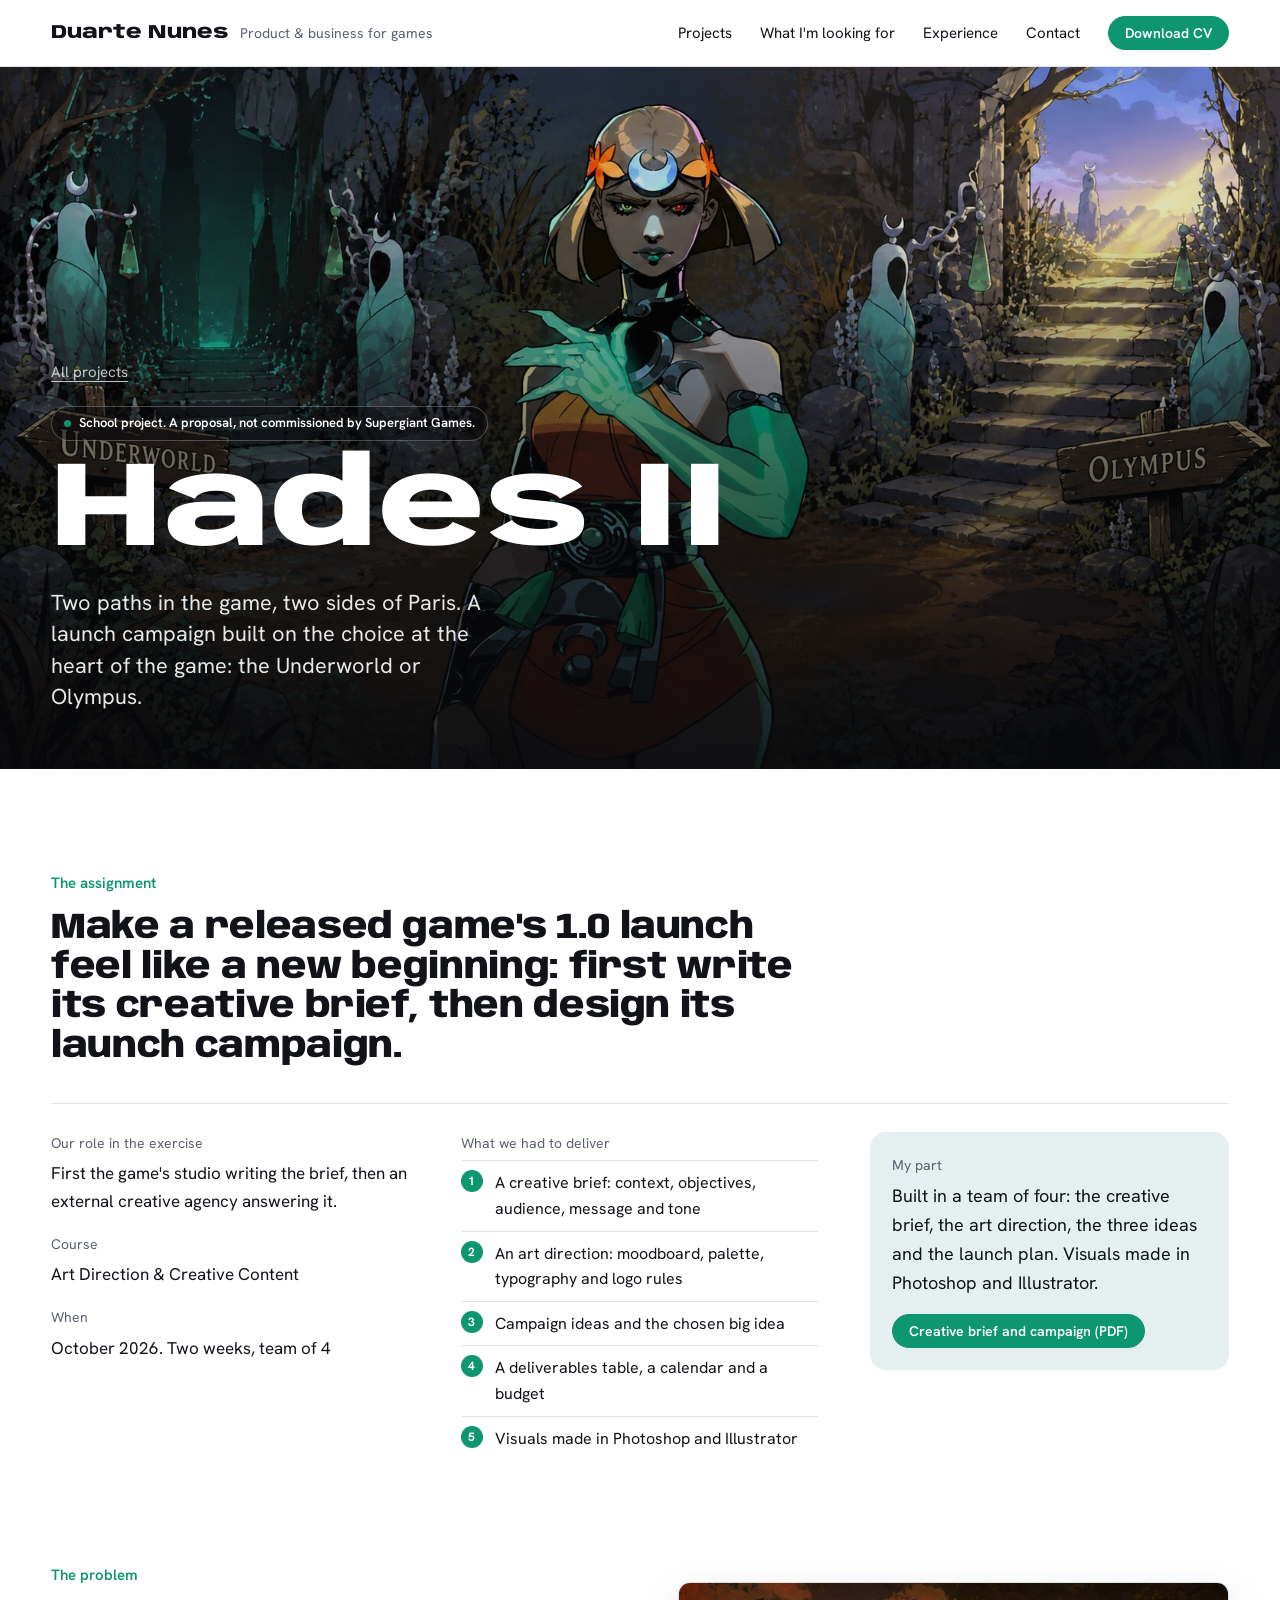
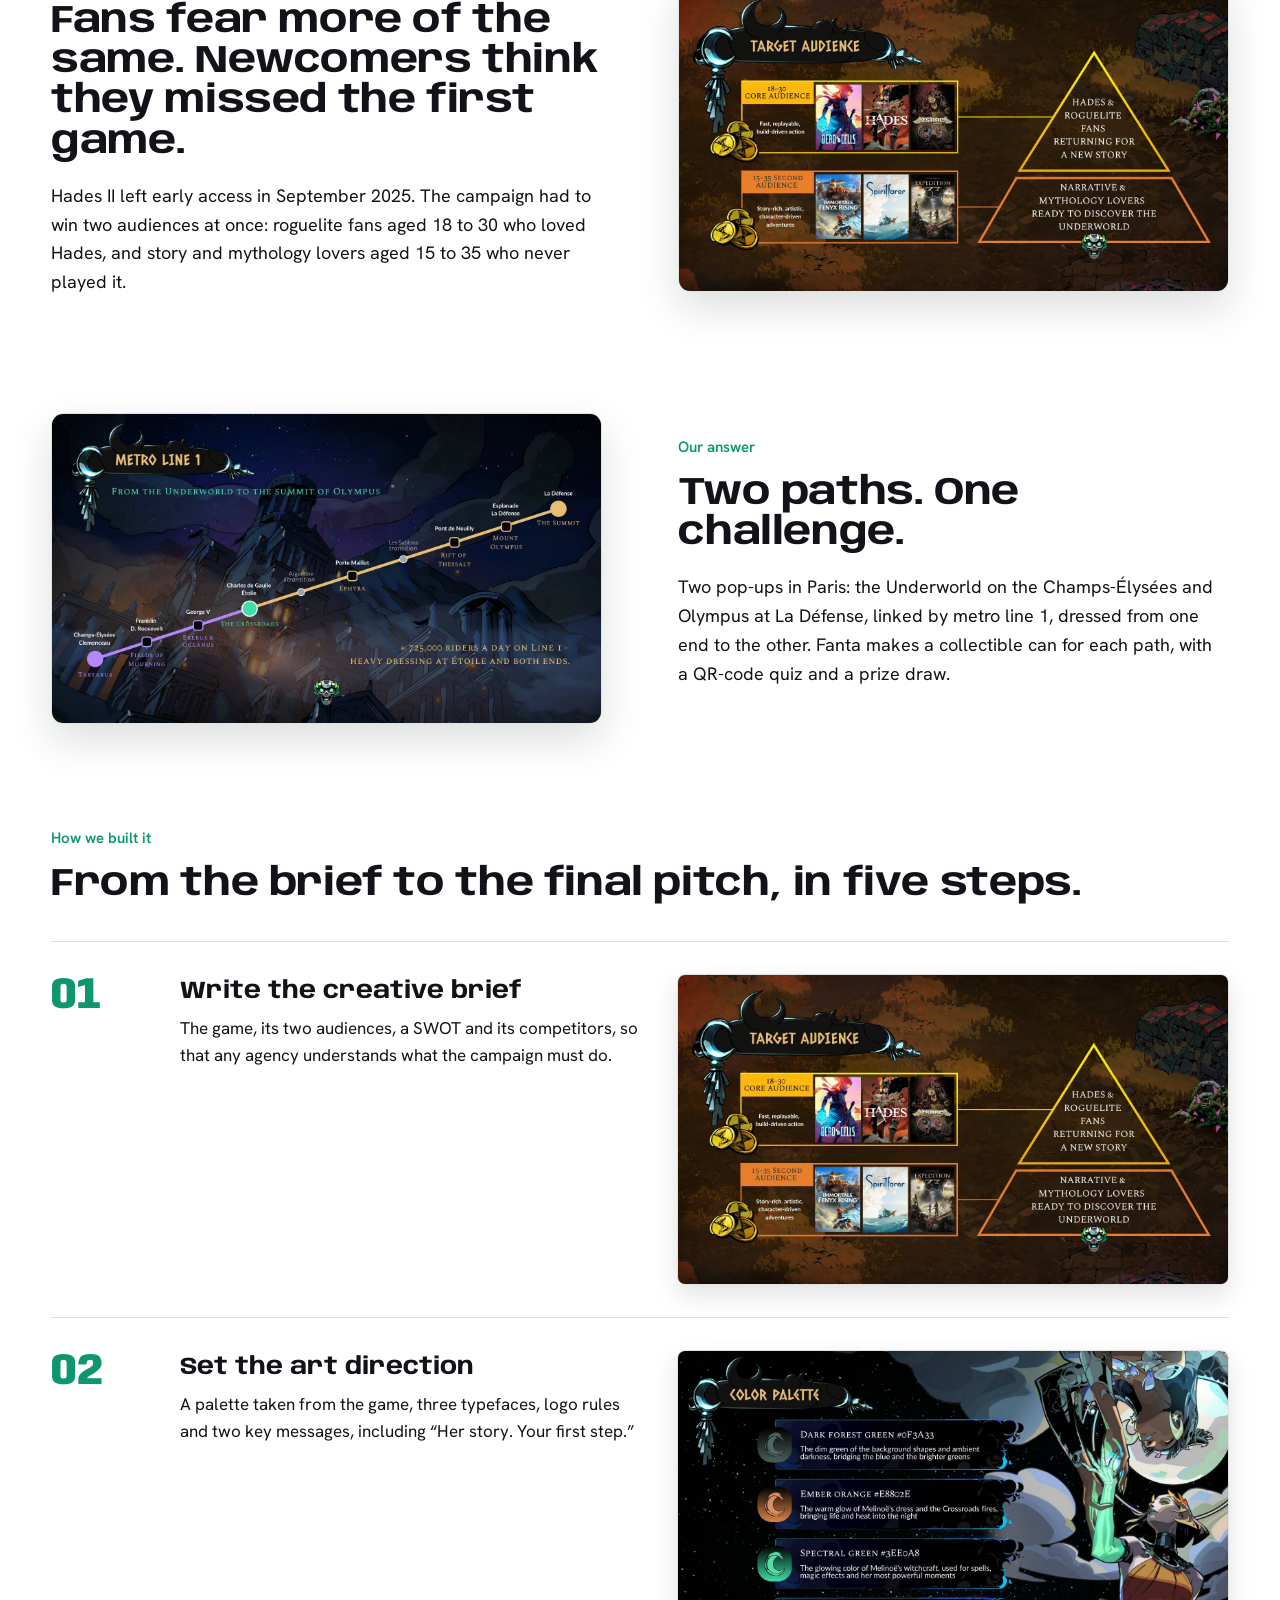
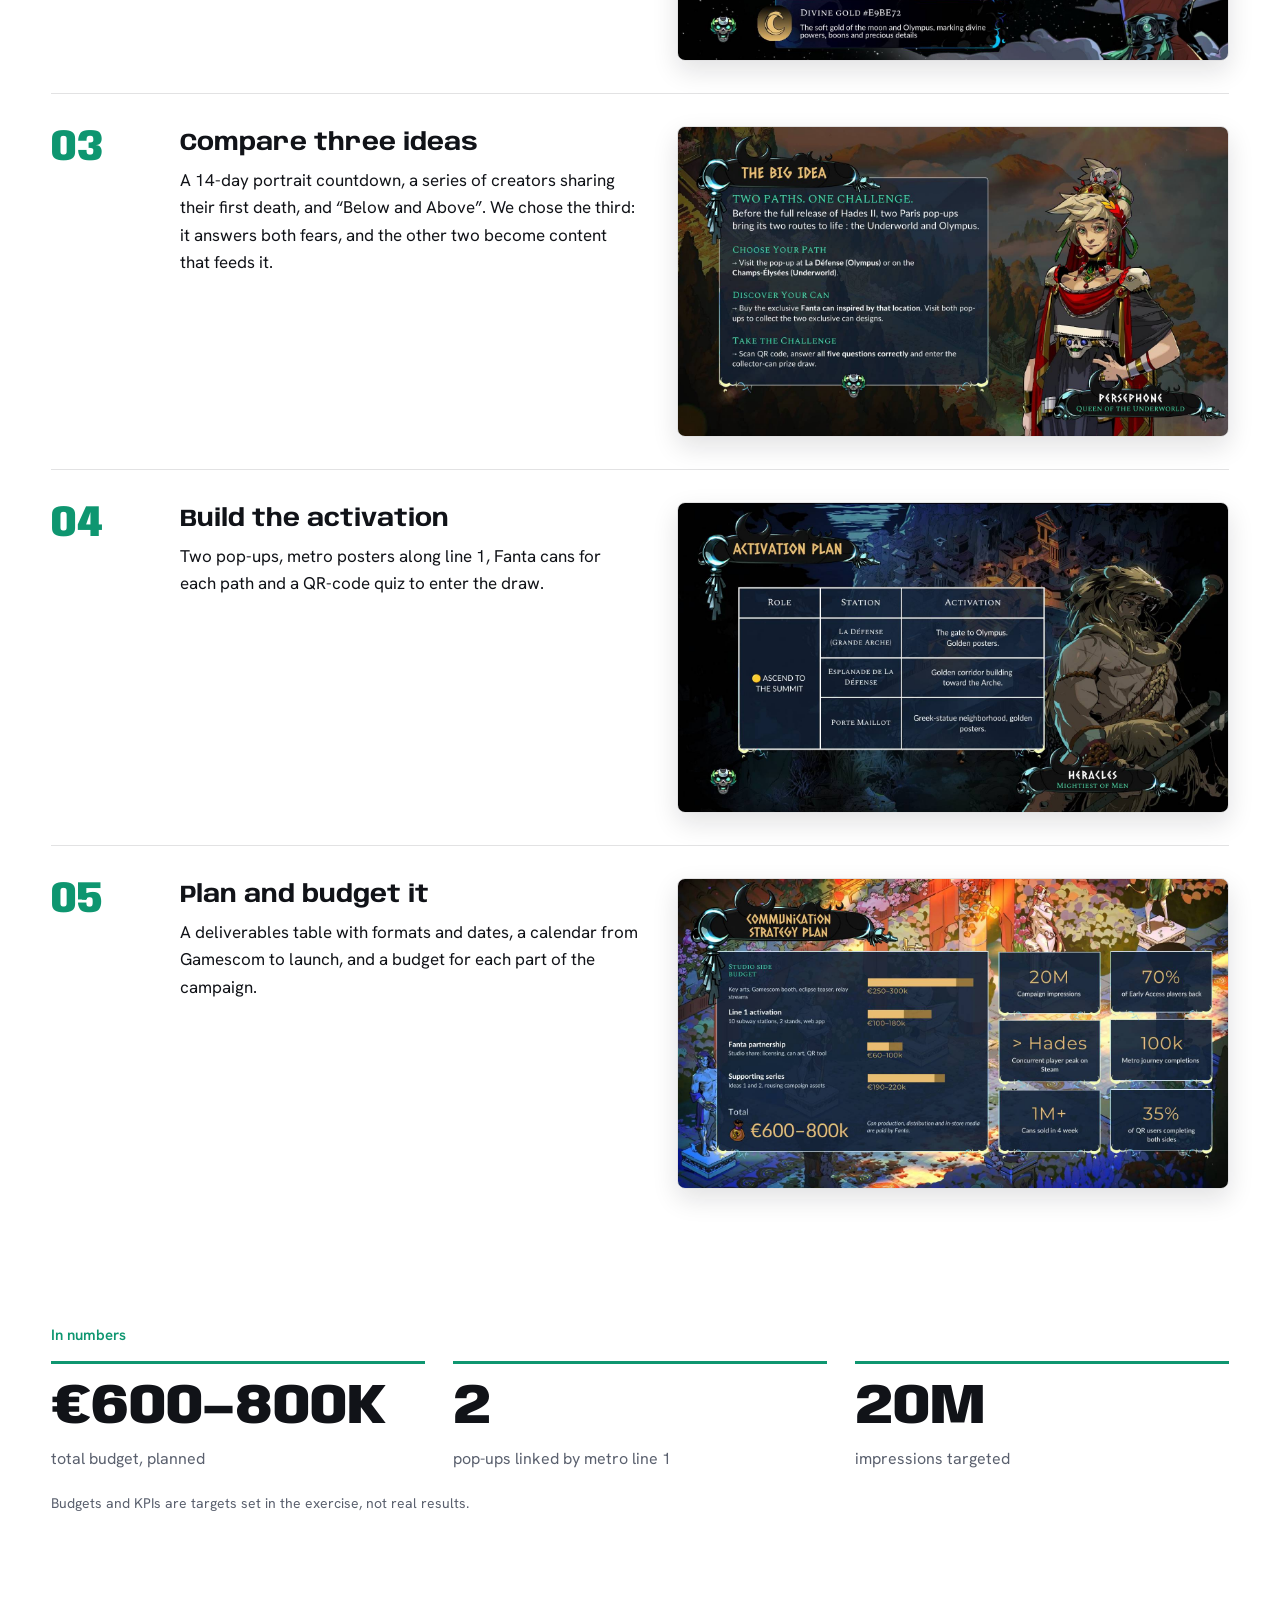
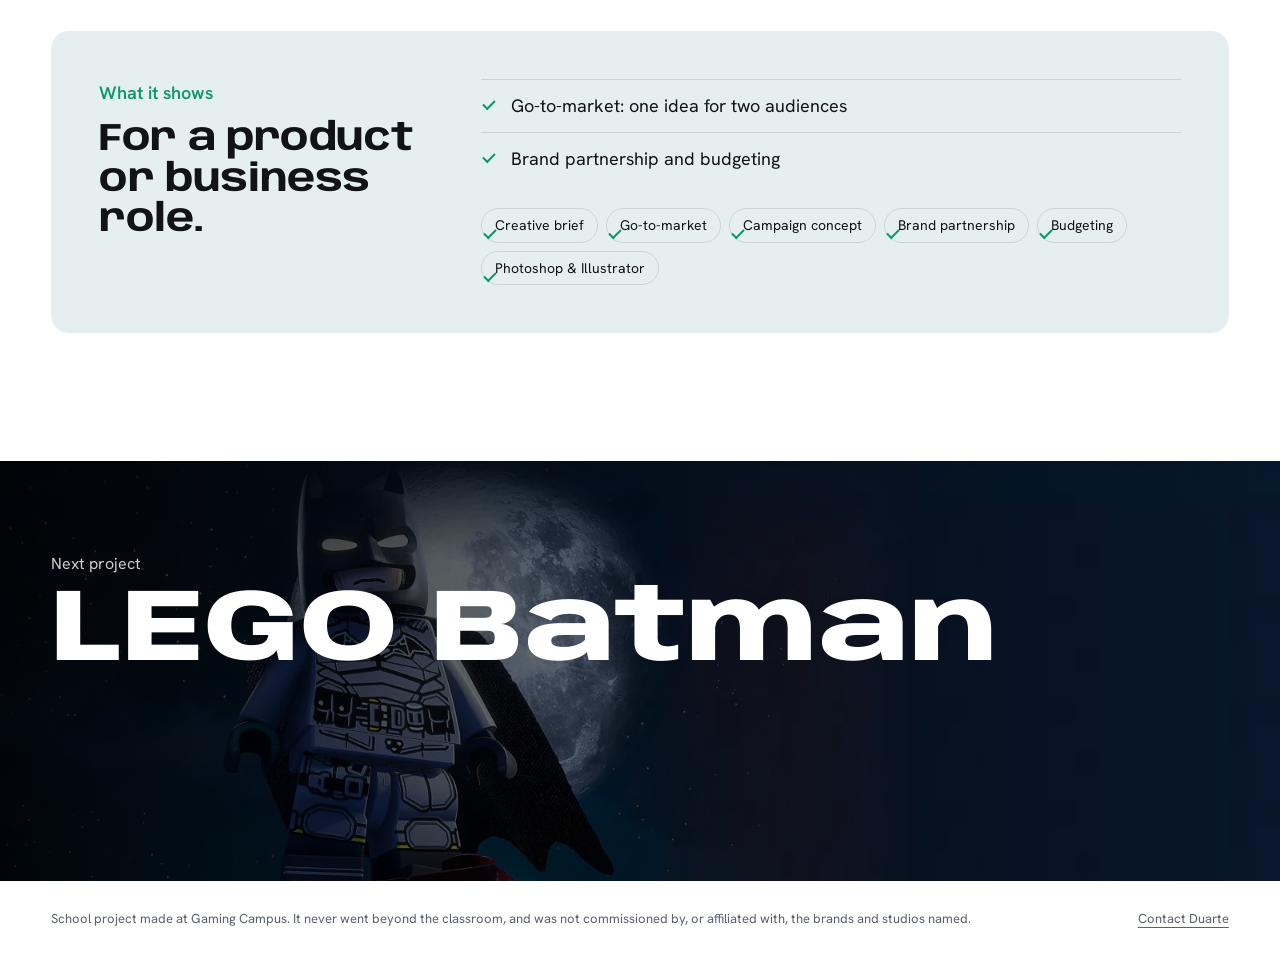
<file: projects/hades-ii.html>
<!DOCTYPE html>
<html lang="en">
<head>
<meta charset="utf-8">
<meta name="viewport" content="width=device-width, initial-scale=1">
<title>Hades II | Duarte Nunes</title>
<meta name="description" content="Two paths in the game, two sides of Paris: a launch campaign built on the game&#x27;s own choice.">
<meta property="og:title" content="Hades II | Duarte Nunes">
<meta property="og:description" content="Two paths in the game, two sides of Paris: a launch campaign built on the game&#x27;s own choice.">
<link rel="preload" href="../assets/fonts/anybody-latin-wdth-normal.woff2" as="font" type="font/woff2" crossorigin>
<link rel="stylesheet" href="../assets/style.css">
</head>
<body data-world="hades-ii">
<header class="top"><div class="wrap">
  <a class="brand" href="../index.html"><b>Duarte Nunes</b><span>Product &amp; business for games</span></a>
  <nav class="nav" aria-label="Main">
    <a href="../index.html#projects">Projects</a>
    <a href="../index.html#looking">What I'm looking for</a>
    <a href="../index.html#experience">Experience</a>
    <a href="../index.html#contact">Contact</a>
    <a class="btn small" href="../assets/cv/CV_Duarte_Nunes.pdf">Download CV</a>
  </nav>
</div></header>

<main data-world="hades-ii" class="world">
<section class="p-hero" style="--pos:50% 40%">
  <img src="../assets/art/hades.jpg" alt="">
  <div class="wrap">
    <p class="crumbs"><a href="../index.html#projects">All projects</a></p>
    <span class="status">School project. A proposal, not commissioned by Supergiant Games.</span>
    <h1 class="d1">Hades II</h1>
    <p class="lede">Two paths in the game, two sides of Paris. A launch campaign built on the choice at the heart of the game: the Underworld or Olympus.</p>
  </div>
</section>

<section class="p-section assign"><div class="wrap">
  <p class="label">The assignment</p>
  <h2 class="d2 goal">Make a released game&#x27;s 1.0 launch feel like a new beginning: first write its creative brief, then design its launch campaign.</h2>
  <div class="assign-grid">
    <dl>
      <div><dt>Our role in the exercise</dt><dd>First the game&#x27;s studio writing the brief, then an external creative agency answering it.</dd></div>
      <div><dt>Course</dt><dd>Art Direction &amp; Creative Content</dd></div>
      <div><dt>When</dt><dd>October 2026. Two weeks, team of 4</dd></div>
    </dl>
    <div><p class="dt">What we had to deliver</p><ol class="deliver"><li>A creative brief: context, objectives, audience, message and tone</li><li>An art direction: moodboard, palette, typography and logo rules</li><li>Campaign ideas and the chosen big idea</li><li>A deliverables table, a calendar and a budget</li><li>Visuals made in Photoshop and Illustrator</li></ol></div>
    <div class="mine"><p class="dt">My part</p><p>Built in a team of four: the creative brief, the art direction, the three ideas and the launch plan. Visuals made in Photoshop and Illustrator.</p><div class="files"><a class="btn small" href="../assets/decks/hades-ii.pdf">Creative brief and campaign (PDF)</a></div></div>
  </div>
</div></section>


<section class="p-section"><div class="wrap pair">
  <div><p class="label">The problem</p><h2 class="d3">Fans fear more of the same. Newcomers think they missed the first game.</h2><p>Hades II left early access in September 2025. The campaign had to win two audiences at once: roguelite fans aged 18 to 30 who loved Hades, and story and mythology lovers aged 15 to 35 who never played it.</p></div>
  <div class="pair-art"><button type="button" class="zoom" data-full="../assets/img/hades/09.jpg" data-cap="Two audiences" data-group="pair"><img src="../assets/img/hades/09.jpg" alt="Two audiences" loading="lazy"></button></div>
</div></section>

<section class="p-section"><div class="wrap pair rev">
  <div><p class="label">Our answer</p><h2 class="d3">Two paths. One challenge.</h2><p>Two pop-ups in Paris: the Underworld on the Champs-Élysées and Olympus at La Défense, linked by metro line 1, dressed from one end to the other. Fanta makes a collectible can for each path, with a QR-code quiz and a prize draw.</p></div>
  <div class="pair-art"><button type="button" class="zoom" data-full="../assets/img/hades/33.jpg" data-cap="Metro line 1, from the Underworld to Olympus" data-group="pair"><img src="../assets/img/hades/33.jpg" alt="Metro line 1, from the Underworld to Olympus" loading="lazy"></button></div>
</div></section>



<section class="p-section"><div class="wrap">
  <p class="label">How we built it</p>
  <h2 class="d3">From the brief to the final pitch, in five steps.</h2>
  <ol class="steps"><li class="step"><div><h3>Write the creative brief</h3><p>The game, its two audiences, a SWOT and its competitors, so that any agency understands what the campaign must do.</p></div><button type="button" class="zoom" data-full="../assets/img/hades/09.jpg" data-cap="Target audiences" data-group="steps"><img src="../assets/img/hades/09.jpg" alt="Target audiences" loading="lazy"></button></li><li class="step"><div><h3>Set the art direction</h3><p>A palette taken from the game, three typefaces, logo rules and two key messages, including “Her story. Your first step.”</p></div><button type="button" class="zoom" data-full="../assets/img/hades/15.jpg" data-cap="Colour palette" data-group="steps"><img src="../assets/img/hades/15.jpg" alt="Colour palette" loading="lazy"></button></li><li class="step"><div><h3>Compare three ideas</h3><p>A 14-day portrait countdown, a series of creators sharing their first death, and “Below and Above”. We chose the third: it answers both fears, and the other two become content that feeds it.</p></div><button type="button" class="zoom" data-full="../assets/img/hades/32.jpg" data-cap="The big idea" data-group="steps"><img src="../assets/img/hades/32.jpg" alt="The big idea" loading="lazy"></button></li><li class="step"><div><h3>Build the activation</h3><p>Two pop-ups, metro posters along line 1, Fanta cans for each path and a QR-code quiz to enter the draw.</p></div><button type="button" class="zoom" data-full="../assets/img/hades/34.jpg" data-cap="Activation plan along line 1" data-group="steps"><img src="../assets/img/hades/34.jpg" alt="Activation plan along line 1" loading="lazy"></button></li><li class="step"><div><h3>Plan and budget it</h3><p>A deliverables table with formats and dates, a calendar from Gamescom to launch, and a budget for each part of the campaign.</p></div><button type="button" class="zoom" data-full="../assets/img/hades/43.jpg" data-cap="Plan and budget" data-group="steps"><img src="../assets/img/hades/43.jpg" alt="Plan and budget" loading="lazy"></button></li></ol>
</div></section>



<section class="p-section"><div class="wrap">
  <p class="label">In numbers</p>
  <div class="bigfigs"><div><b>€600–800K</b><span>total budget, planned</span></div><div><b>2</b><span>pop-ups linked by metro line 1</span></div><div><b>20M</b><span>impressions targeted</span></div></div>
  <p class="note">Budgets and KPIs are targets set in the exercise, not real results.</p>
</div></section>

<section class="p-section"><div class="wrap">
  <div class="panelbox">
    <div><p class="label">What it shows</p><h2 class="d3">For a product or business role.</h2></div>
    <div><ul><li>Go-to-market: one idea for two audiences</li><li>Brand partnership and budgeting</li></ul><ul class="tags" style="margin-top:22px"><li>Creative brief</li><li>Go-to-market</li><li>Campaign concept</li><li>Brand partnership</li><li>Budgeting</li><li>Photoshop &amp; Illustrator</li></ul></div>
  </div>
</div></section>

<a class="next-card" href="lego-batman.html" style="--pos:35% 50%">
  <img src="../assets/art/lego.jpg" alt="" loading="lazy">
  <div class="wrap"><p>Next project</p><span class="d1">LEGO Batman</span></div>
</a>
<footer class="p-foot"><div class="wrap">
  <span>School project made at Gaming Campus. It never went beyond the classroom, and was not commissioned by, or affiliated with, the brands and studios named.</span>
  <a href="../index.html#contact">Contact Duarte</a>
</div></footer>
</main>

<script src="../assets/site.js"></script>
</body>
</html>
</file>
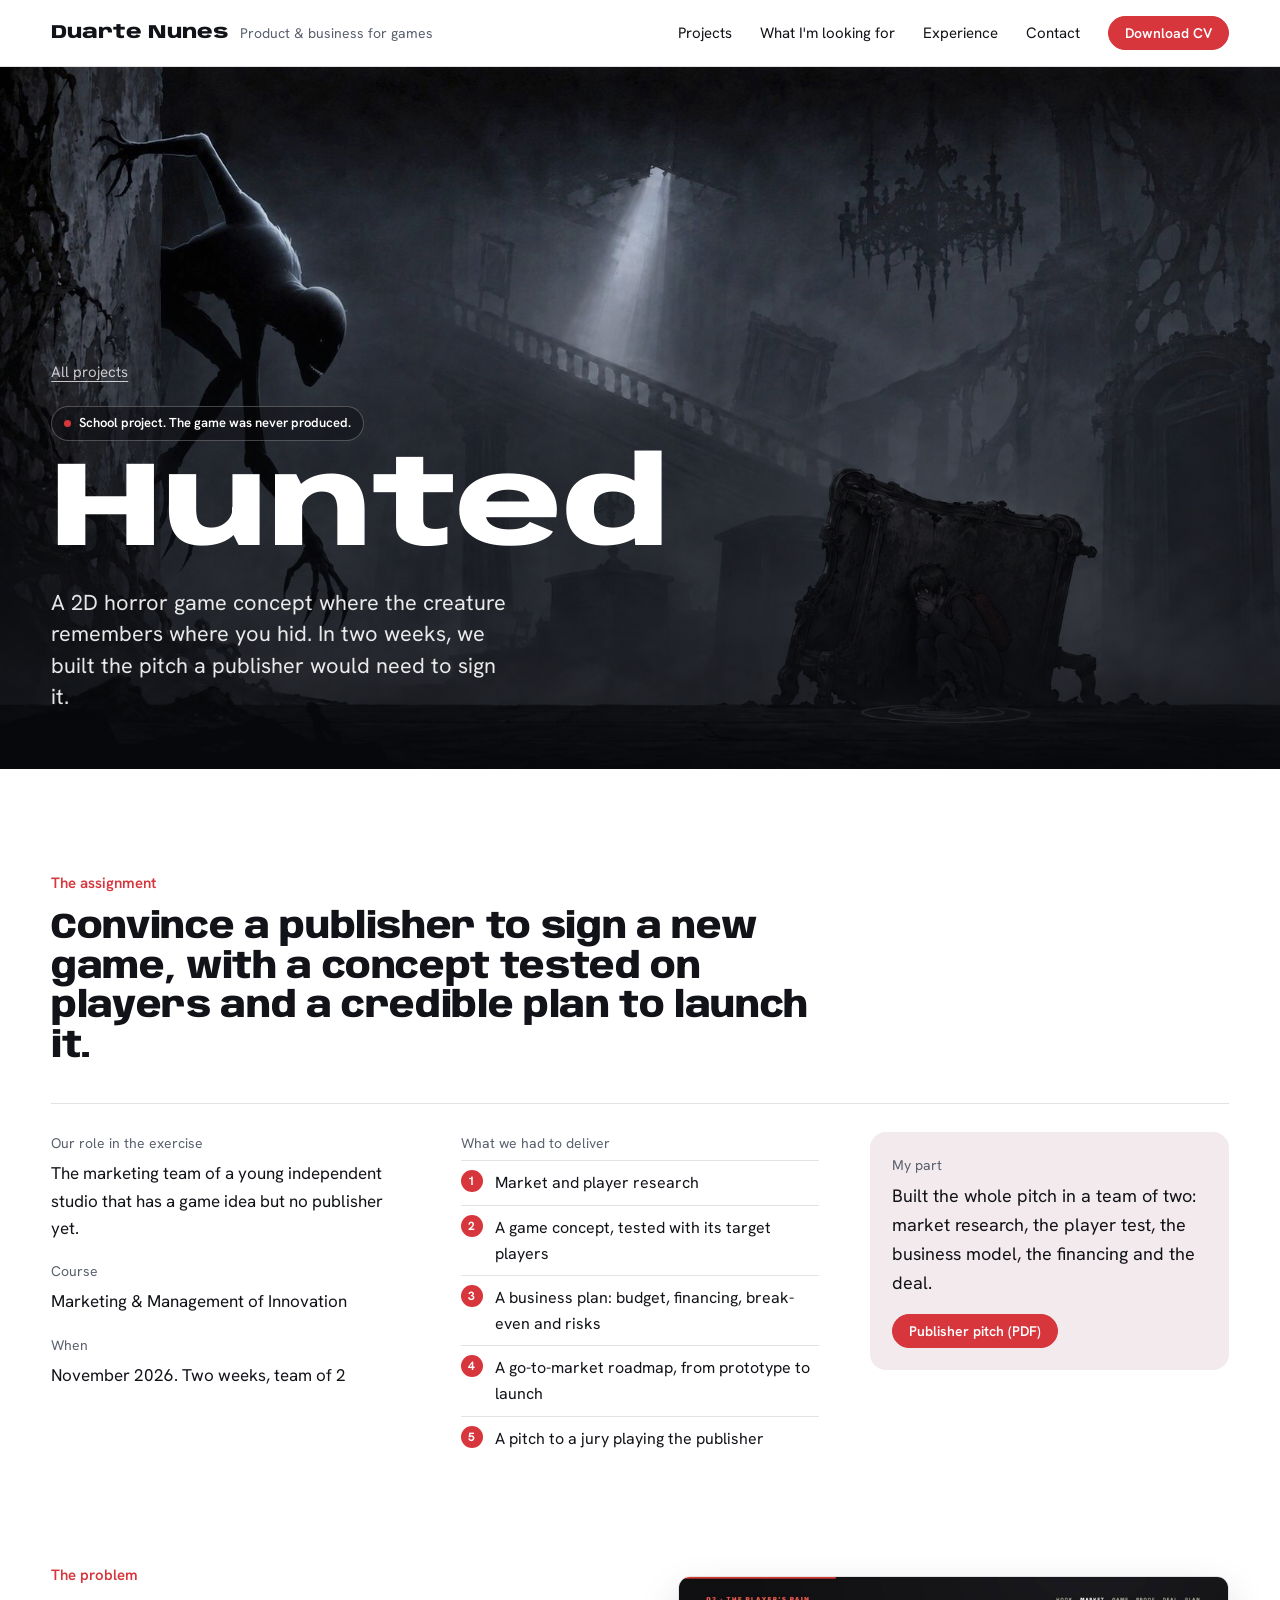
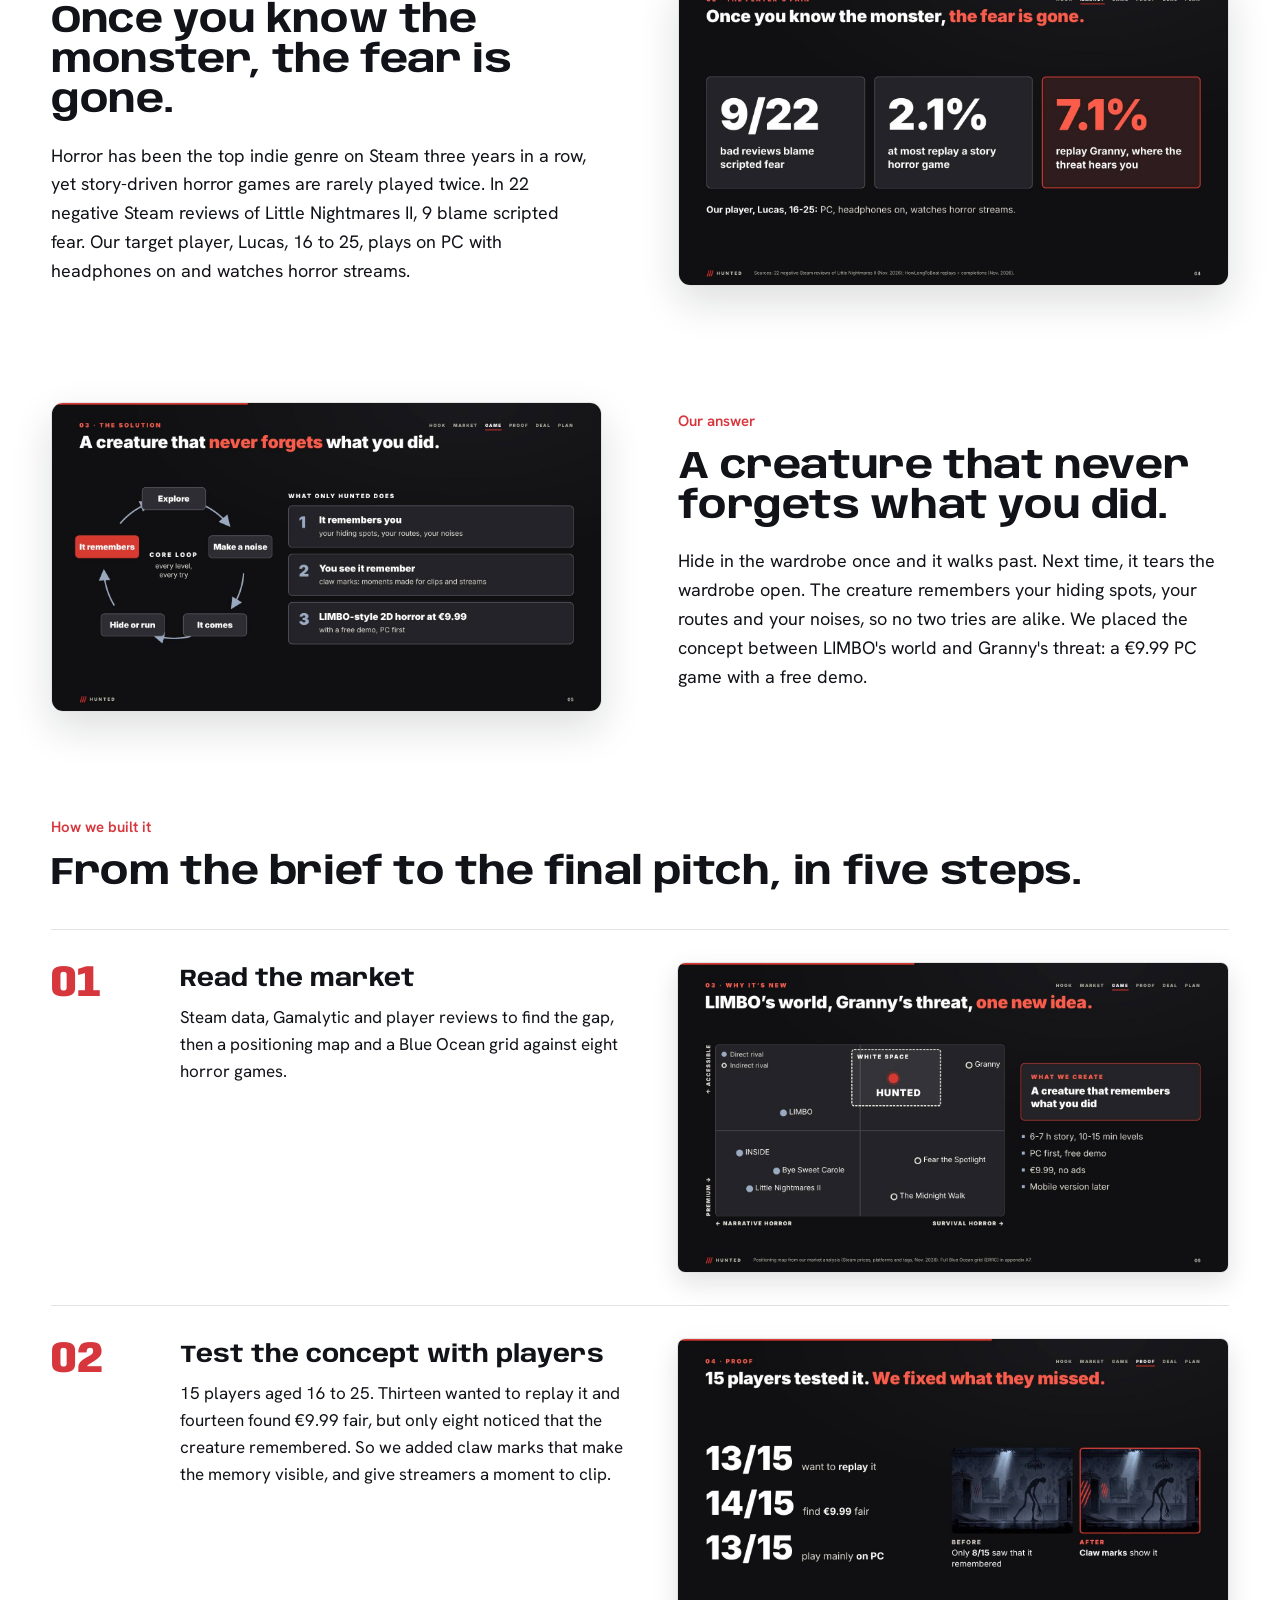
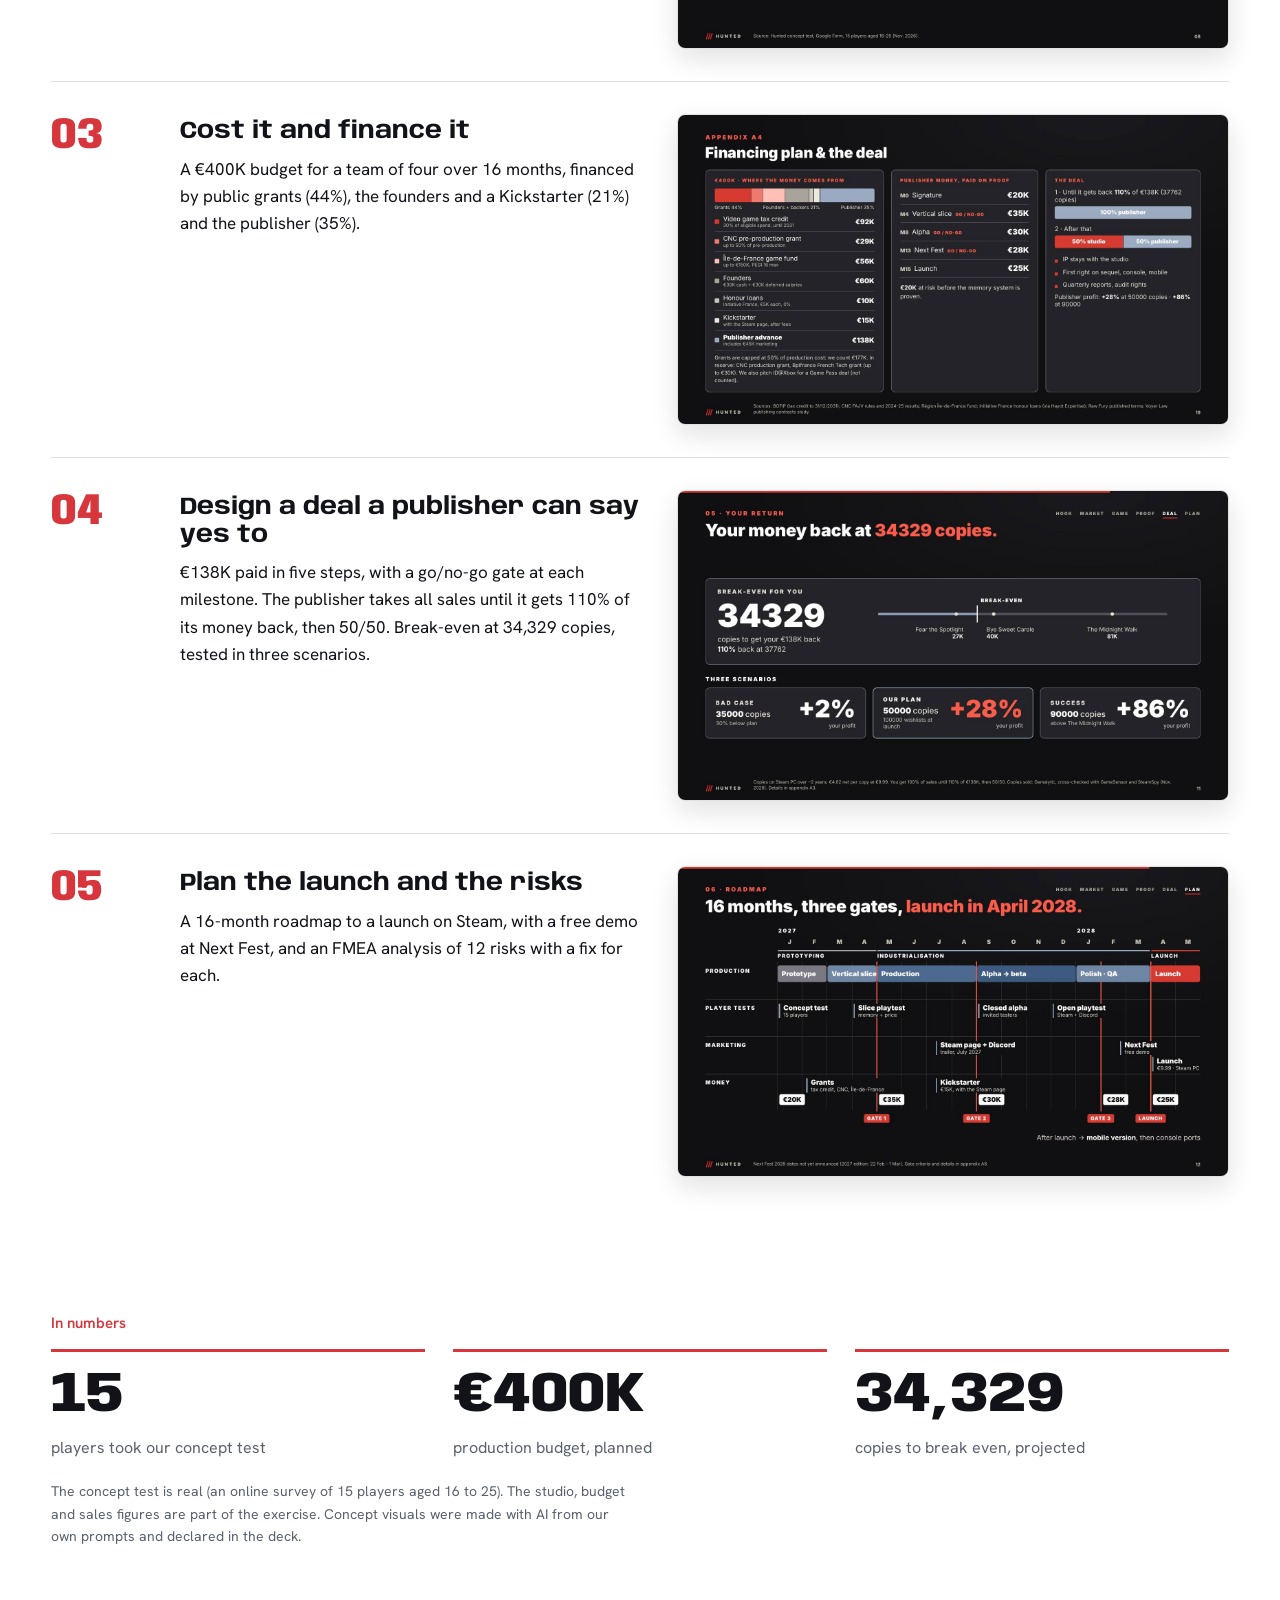
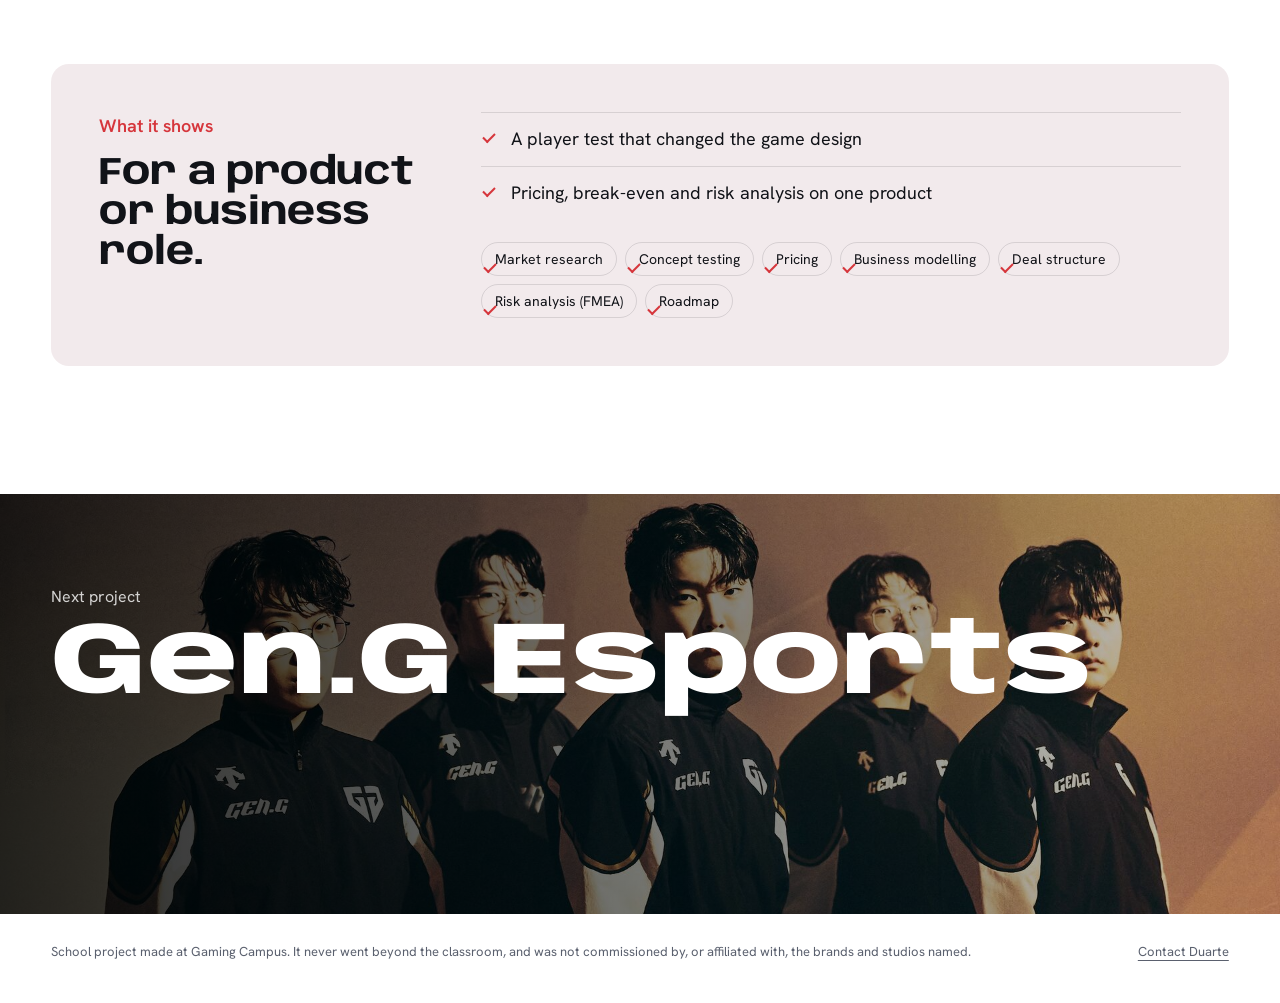
<file: projects/hunted.html>
<!DOCTYPE html>
<html lang="en">
<head>
<meta charset="utf-8">
<meta name="viewport" content="width=device-width, initial-scale=1">
<title>Hunted | Duarte Nunes</title>
<meta name="description" content="A game concept where the creature remembers where you hid, and the pitch to get it funded.">
<meta property="og:title" content="Hunted | Duarte Nunes">
<meta property="og:description" content="A game concept where the creature remembers where you hid, and the pitch to get it funded.">
<link rel="preload" href="../assets/fonts/anybody-latin-wdth-normal.woff2" as="font" type="font/woff2" crossorigin>
<link rel="stylesheet" href="../assets/style.css">
</head>
<body data-world="hunted">
<header class="top"><div class="wrap">
  <a class="brand" href="../index.html"><b>Duarte Nunes</b><span>Product &amp; business for games</span></a>
  <nav class="nav" aria-label="Main">
    <a href="../index.html#projects">Projects</a>
    <a href="../index.html#looking">What I'm looking for</a>
    <a href="../index.html#experience">Experience</a>
    <a href="../index.html#contact">Contact</a>
    <a class="btn small" href="../assets/cv/CV_Duarte_Nunes.pdf">Download CV</a>
  </nav>
</div></header>

<main data-world="hunted" class="world">
<section class="p-hero" style="--pos:40% 50%">
  <img src="../assets/art/hunted.jpg" alt="">
  <div class="wrap">
    <p class="crumbs"><a href="../index.html#projects">All projects</a></p>
    <span class="status">School project. The game was never produced.</span>
    <h1 class="d1">Hunted</h1>
    <p class="lede">A 2D horror game concept where the creature remembers where you hid. In two weeks, we built the pitch a publisher would need to sign it.</p>
  </div>
</section>

<section class="p-section assign"><div class="wrap">
  <p class="label">The assignment</p>
  <h2 class="d2 goal">Convince a publisher to sign a new game, with a concept tested on players and a credible plan to launch it.</h2>
  <div class="assign-grid">
    <dl>
      <div><dt>Our role in the exercise</dt><dd>The marketing team of a young independent studio that has a game idea but no publisher yet.</dd></div>
      <div><dt>Course</dt><dd>Marketing &amp; Management of Innovation</dd></div>
      <div><dt>When</dt><dd>November 2026. Two weeks, team of 2</dd></div>
    </dl>
    <div><p class="dt">What we had to deliver</p><ol class="deliver"><li>Market and player research</li><li>A game concept, tested with its target players</li><li>A business plan: budget, financing, break-even and risks</li><li>A go-to-market roadmap, from prototype to launch</li><li>A pitch to a jury playing the publisher</li></ol></div>
    <div class="mine"><p class="dt">My part</p><p>Built the whole pitch in a team of two: market research, the player test, the business model, the financing and the deal.</p><div class="files"><a class="btn small" href="../assets/decks/hunted.pdf">Publisher pitch (PDF)</a></div></div>
  </div>
</div></section>


<section class="p-section"><div class="wrap pair">
  <div><p class="label">The problem</p><h2 class="d3">Once you know the monster, the fear is gone.</h2><p>Horror has been the top indie genre on Steam three years in a row, yet story-driven horror games are rarely played twice. In 22 negative Steam reviews of Little Nightmares II, 9 blame scripted fear. Our target player, Lucas, 16 to 25, plays on PC with headphones on and watches horror streams.</p></div>
  <div class="pair-art"><button type="button" class="zoom" data-full="../assets/img/hunted/04.jpg" data-cap="The players&#x27; pain, from Steam reviews" data-group="pair"><img src="../assets/img/hunted/04.jpg" alt="The players&#x27; pain, from Steam reviews" loading="lazy"></button></div>
</div></section>

<section class="p-section"><div class="wrap pair rev">
  <div><p class="label">Our answer</p><h2 class="d3">A creature that never forgets what you did.</h2><p>Hide in the wardrobe once and it walks past. Next time, it tears the wardrobe open. The creature remembers your hiding spots, your routes and your noises, so no two tries are alike. We placed the concept between LIMBO&#x27;s world and Granny&#x27;s threat: a €9.99 PC game with a free demo.</p></div>
  <div class="pair-art"><button type="button" class="zoom" data-full="../assets/img/hunted/05.jpg" data-cap="Core loop: the creature remembers" data-group="pair"><img src="../assets/img/hunted/05.jpg" alt="Core loop: the creature remembers" loading="lazy"></button></div>
</div></section>



<section class="p-section"><div class="wrap">
  <p class="label">How we built it</p>
  <h2 class="d3">From the brief to the final pitch, in five steps.</h2>
  <ol class="steps"><li class="step"><div><h3>Read the market</h3><p>Steam data, Gamalytic and player reviews to find the gap, then a positioning map and a Blue Ocean grid against eight horror games.</p></div><button type="button" class="zoom" data-full="../assets/img/hunted/06.jpg" data-cap="Positioning map" data-group="steps"><img src="../assets/img/hunted/06.jpg" alt="Positioning map" loading="lazy"></button></li><li class="step"><div><h3>Test the concept with players</h3><p>15 players aged 16 to 25. Thirteen wanted to replay it and fourteen found €9.99 fair, but only eight noticed that the creature remembered. So we added claw marks that make the memory visible, and give streamers a moment to clip.</p></div><button type="button" class="zoom" data-full="../assets/img/hunted/08.jpg" data-cap="Concept test results" data-group="steps"><img src="../assets/img/hunted/08.jpg" alt="Concept test results" loading="lazy"></button></li><li class="step"><div><h3>Cost it and finance it</h3><p>A €400K budget for a team of four over 16 months, financed by public grants (44%), the founders and a Kickstarter (21%) and the publisher (35%).</p></div><button type="button" class="zoom" data-full="../assets/img/hunted/19.jpg" data-cap="Financing plan and the deal" data-group="steps"><img src="../assets/img/hunted/19.jpg" alt="Financing plan and the deal" loading="lazy"></button></li><li class="step"><div><h3>Design a deal a publisher can say yes to</h3><p>€138K paid in five steps, with a go/no-go gate at each milestone. The publisher takes all sales until it gets 110% of its money back, then 50/50. Break-even at 34,329 copies, tested in three scenarios.</p></div><button type="button" class="zoom" data-full="../assets/img/hunted/11.jpg" data-cap="Break-even and three scenarios" data-group="steps"><img src="../assets/img/hunted/11.jpg" alt="Break-even and three scenarios" loading="lazy"></button></li><li class="step"><div><h3>Plan the launch and the risks</h3><p>A 16-month roadmap to a launch on Steam, with a free demo at Next Fest, and an FMEA analysis of 12 risks with a fix for each.</p></div><button type="button" class="zoom" data-full="../assets/img/hunted/12.jpg" data-cap="Roadmap with three gates" data-group="steps"><img src="../assets/img/hunted/12.jpg" alt="Roadmap with three gates" loading="lazy"></button></li></ol>
</div></section>



<section class="p-section"><div class="wrap">
  <p class="label">In numbers</p>
  <div class="bigfigs"><div><b>15</b><span>players took our concept test</span></div><div><b>€400K</b><span>production budget, planned</span></div><div><b>34,329</b><span>copies to break even, projected</span></div></div>
  <p class="note">The concept test is real (an online survey of 15 players aged 16 to 25). The studio, budget and sales figures are part of the exercise. Concept visuals were made with AI from our own prompts and declared in the deck.</p>
</div></section>

<section class="p-section"><div class="wrap">
  <div class="panelbox">
    <div><p class="label">What it shows</p><h2 class="d3">For a product or business role.</h2></div>
    <div><ul><li>A player test that changed the game design</li><li>Pricing, break-even and risk analysis on one product</li></ul><ul class="tags" style="margin-top:22px"><li>Market research</li><li>Concept testing</li><li>Pricing</li><li>Business modelling</li><li>Deal structure</li><li>Risk analysis (FMEA)</li><li>Roadmap</li></ul></div>
  </div>
</div></section>

<a class="next-card" href="gen-g.html" style="--pos:50% 40%">
  <img src="../assets/art/geng.jpg" alt="" loading="lazy">
  <div class="wrap"><p>Next project</p><span class="d1">Gen.G Esports</span></div>
</a>
<footer class="p-foot"><div class="wrap">
  <span>School project made at Gaming Campus. It never went beyond the classroom, and was not commissioned by, or affiliated with, the brands and studios named.</span>
  <a href="../index.html#contact">Contact Duarte</a>
</div></footer>
</main>

<script src="../assets/site.js"></script>
</body>
</html>
</file>
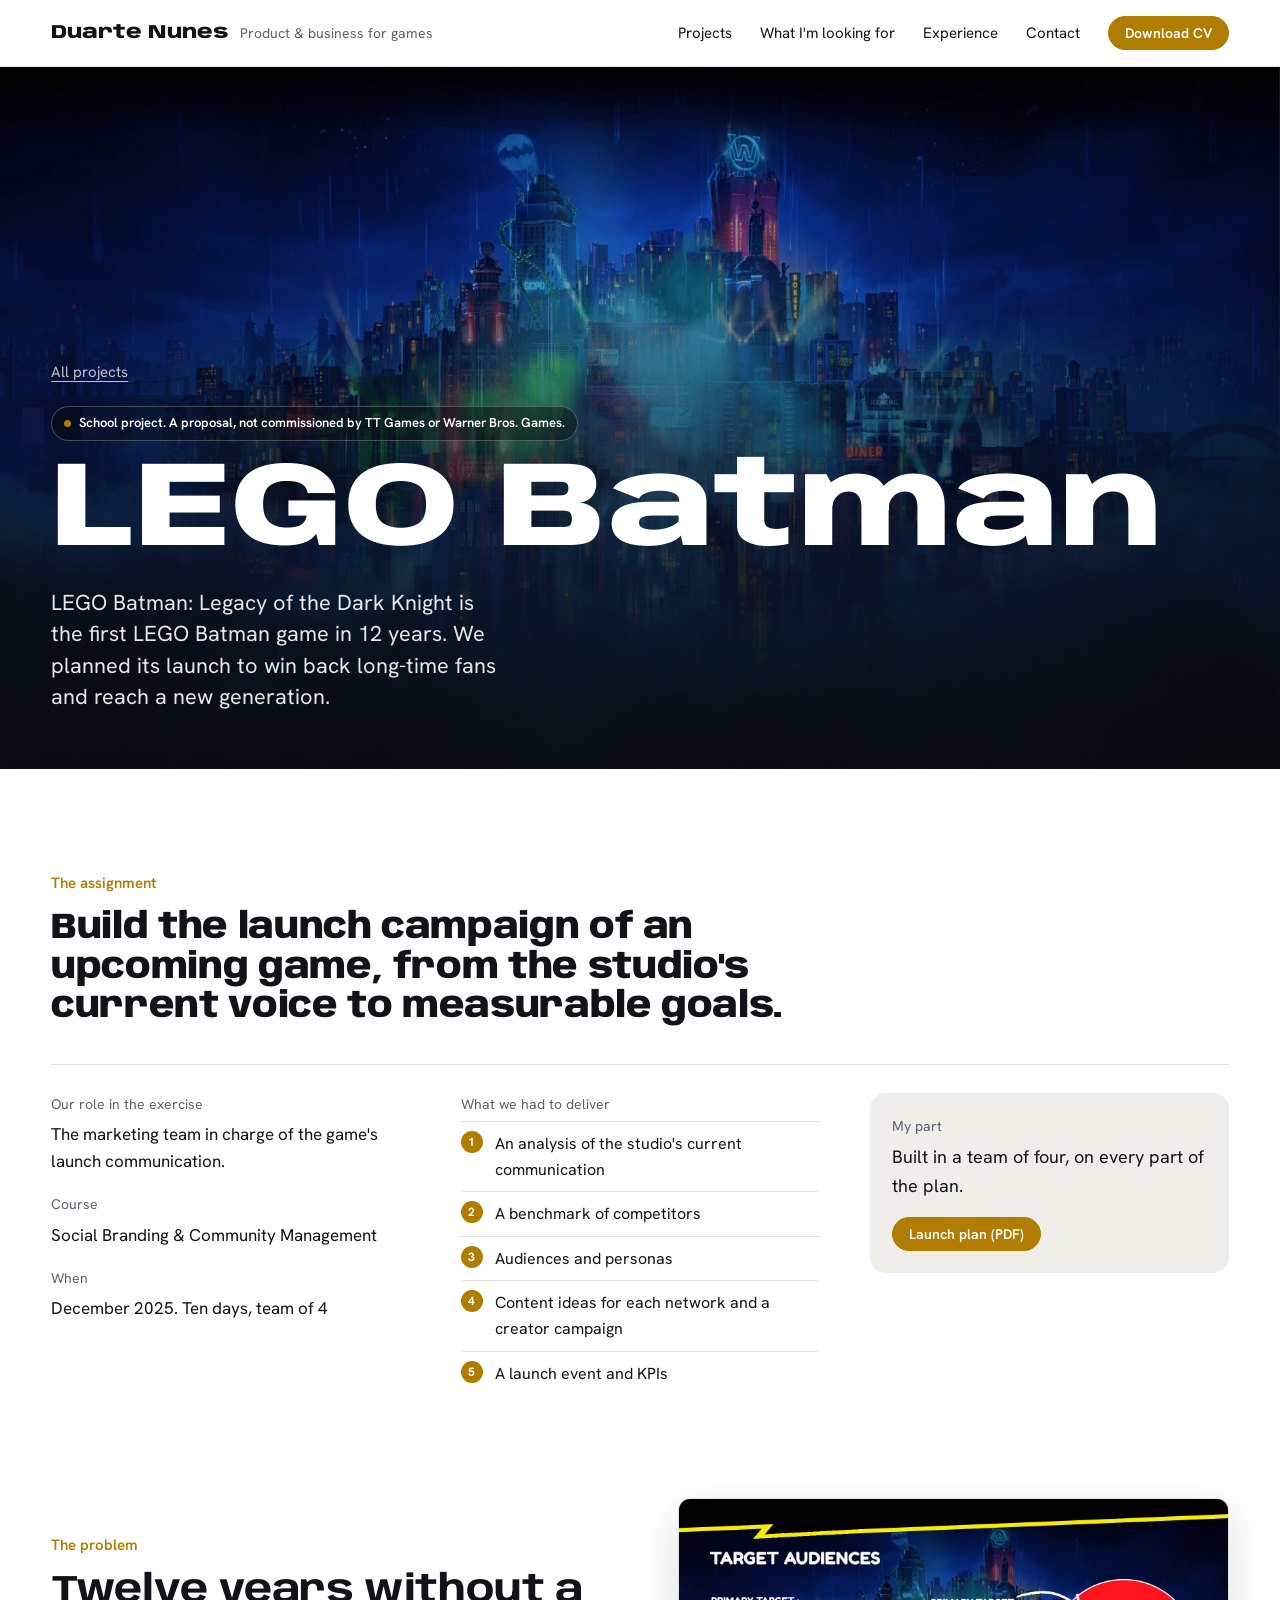
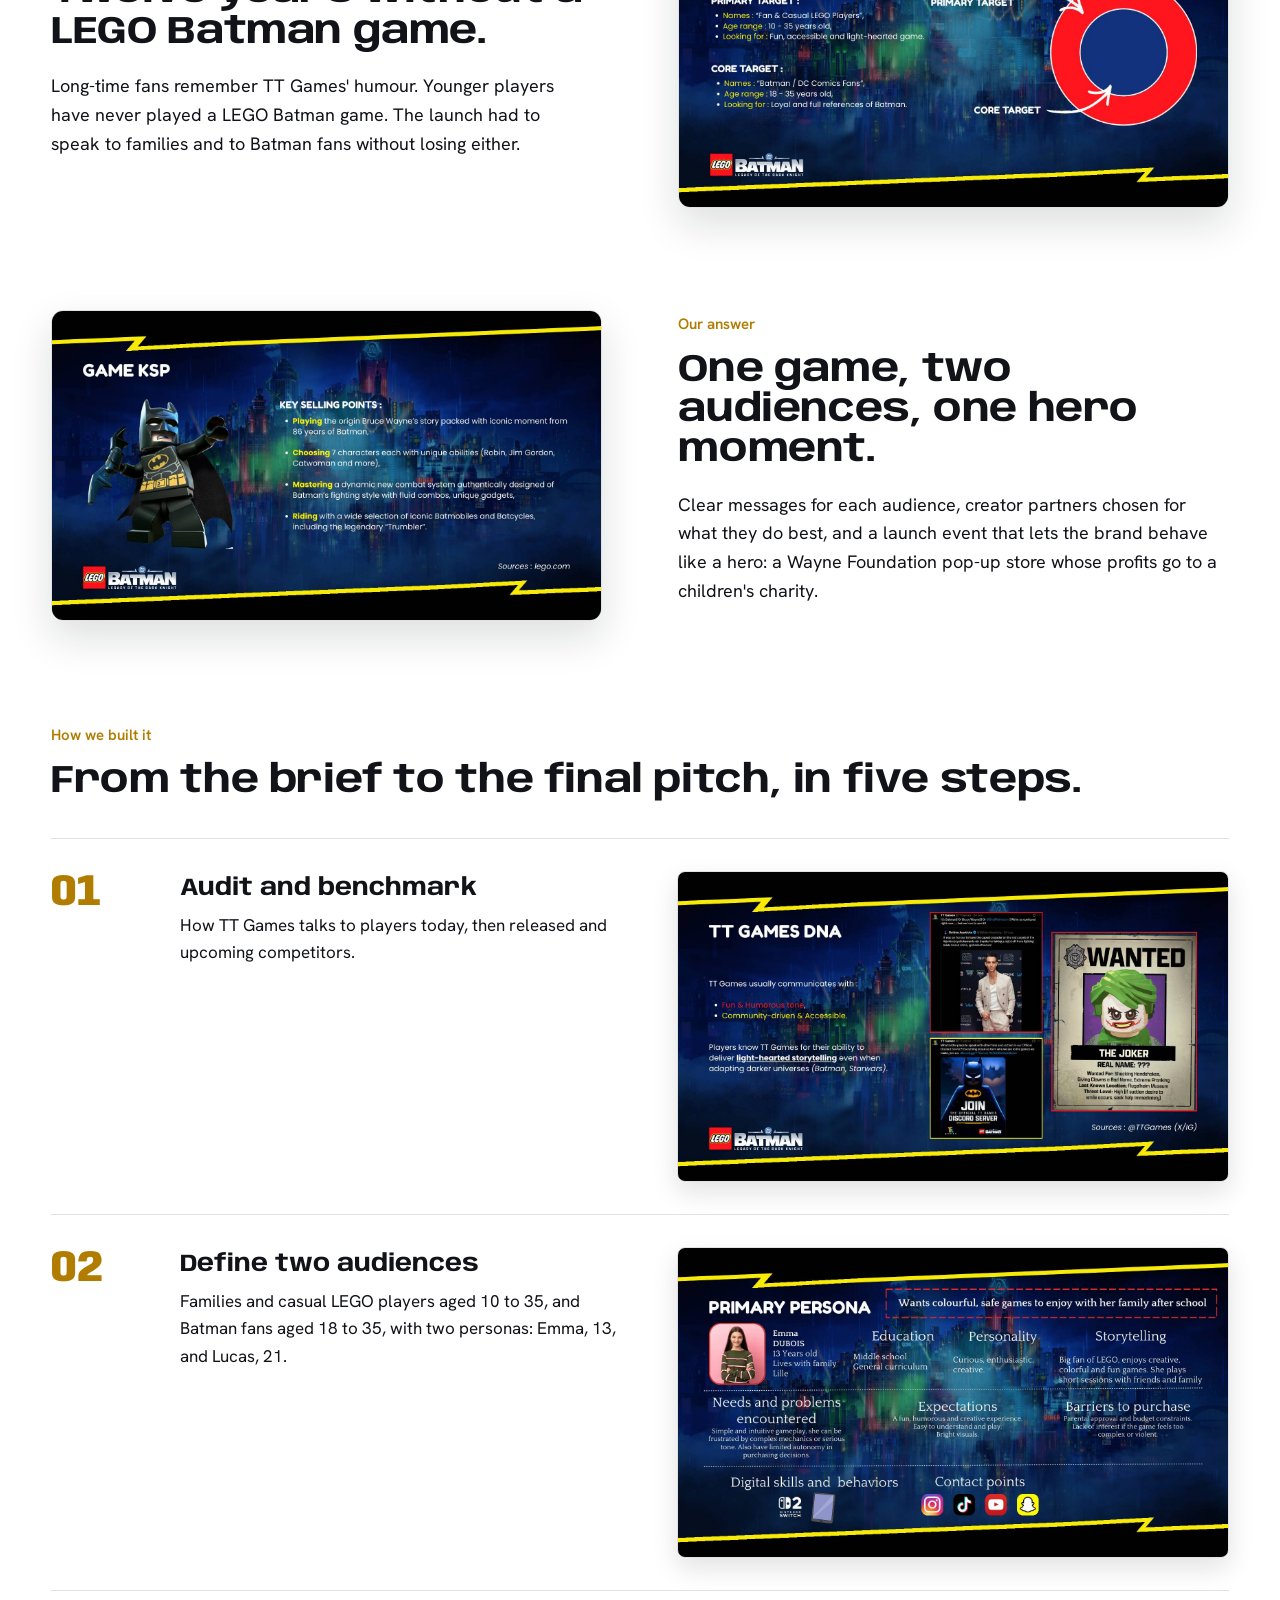
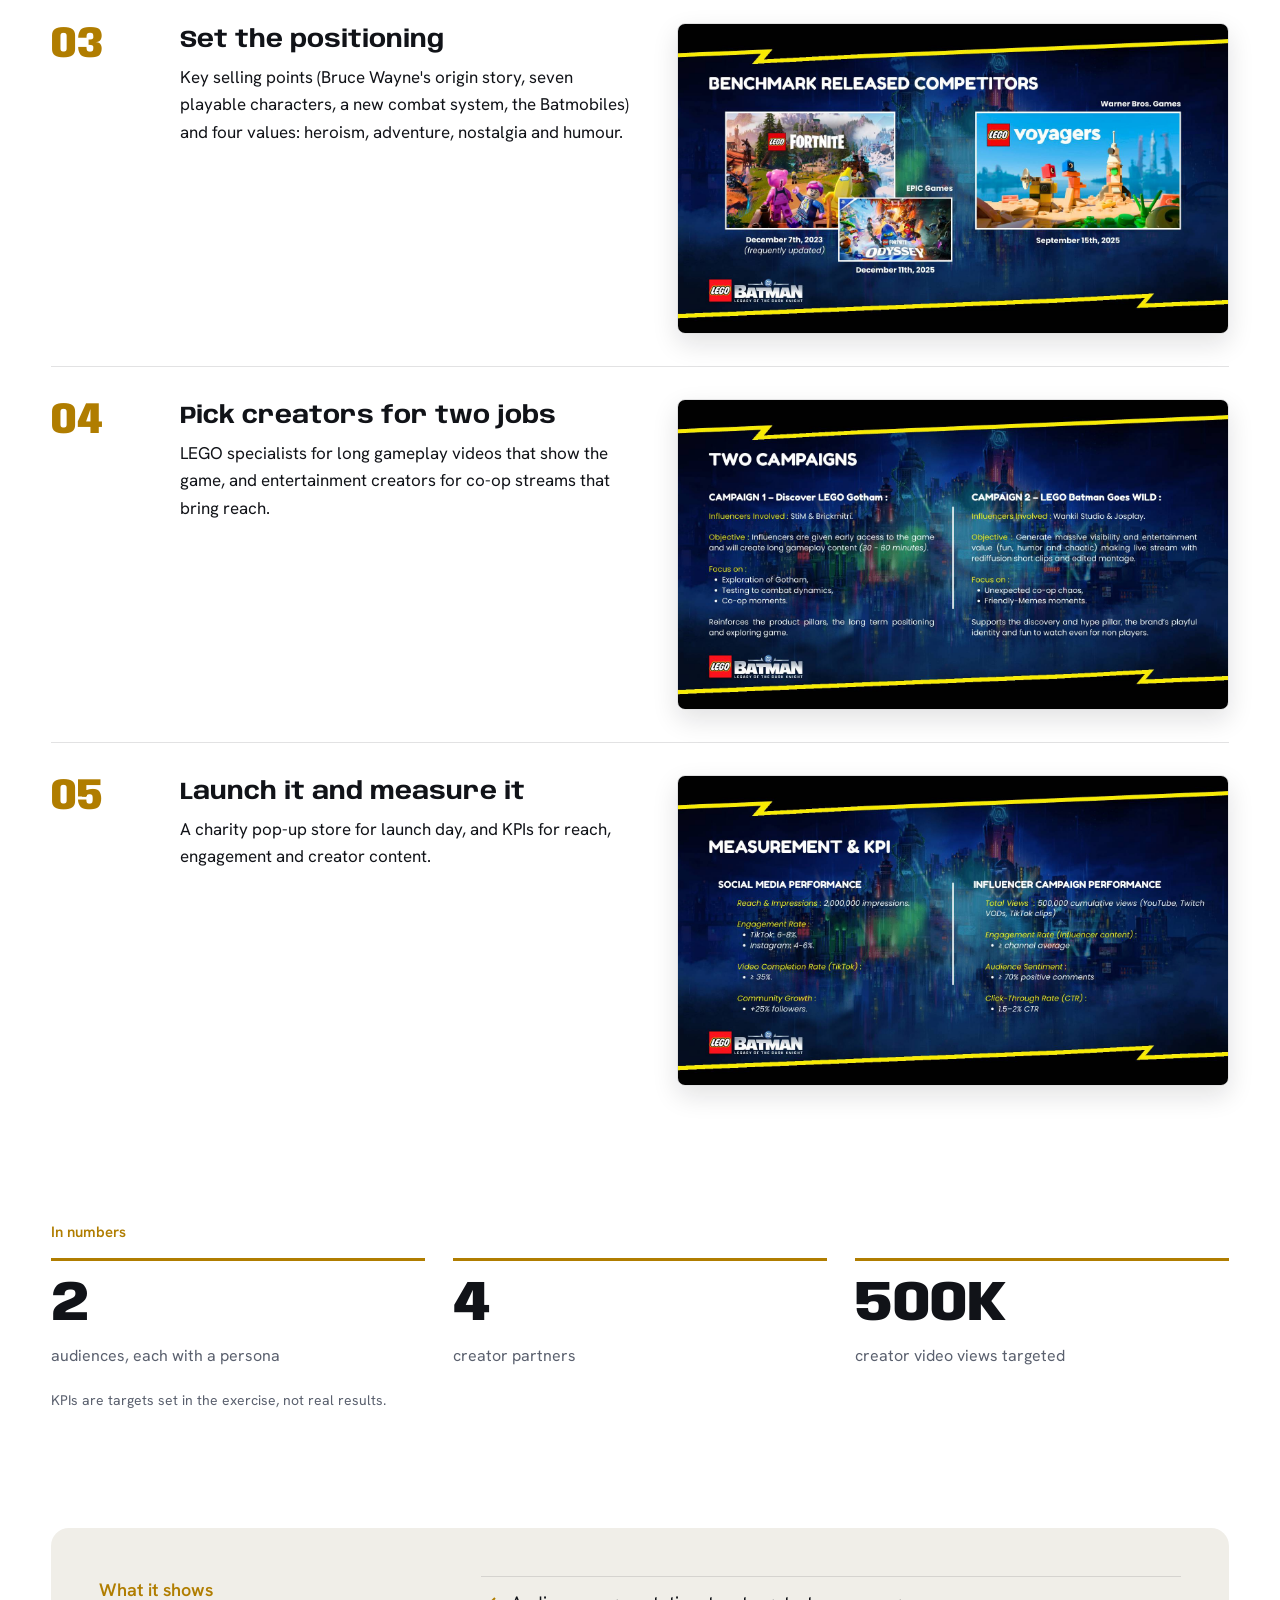
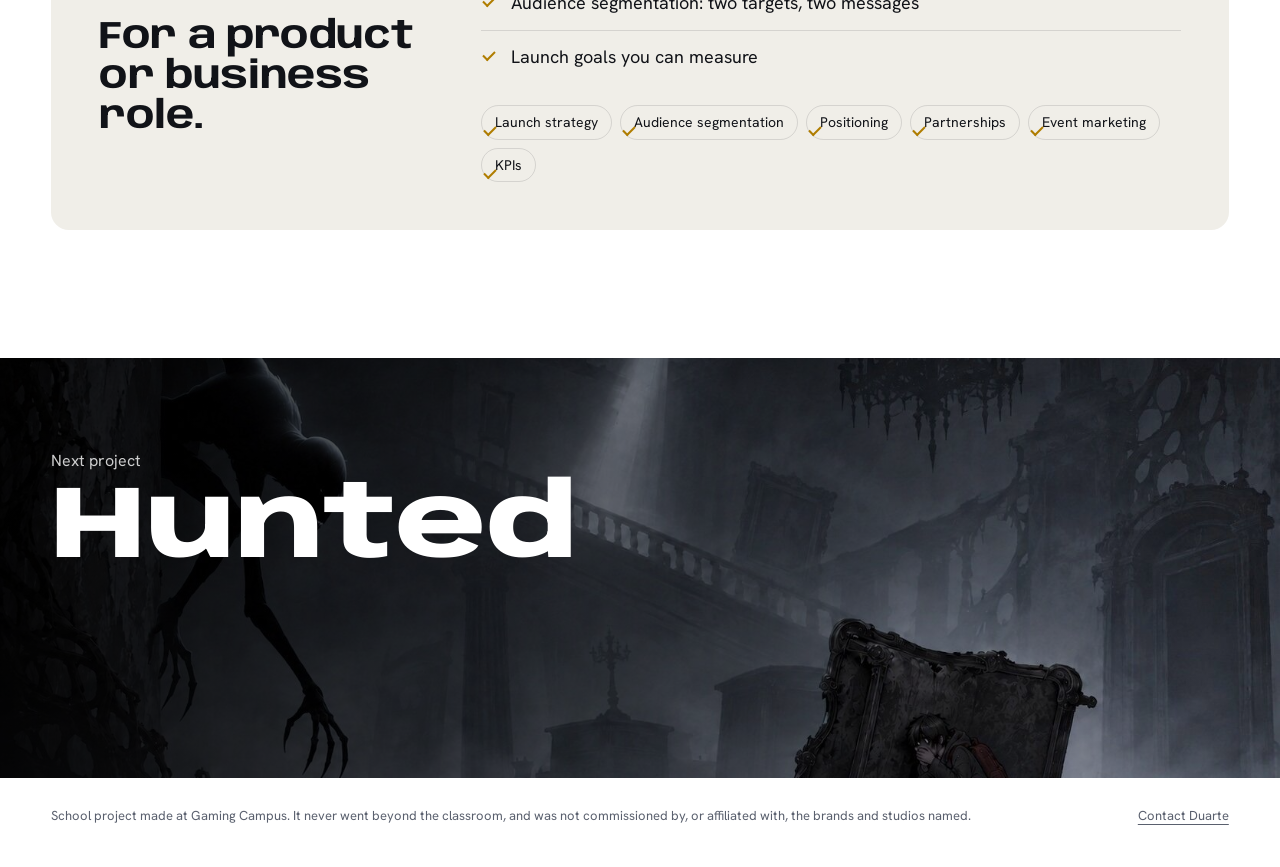
<file: projects/lego-batman.html>
<!DOCTYPE html>
<html lang="en">
<head>
<meta charset="utf-8">
<meta name="viewport" content="width=device-width, initial-scale=1">
<title>LEGO Batman | Duarte Nunes</title>
<meta name="description" content="The first LEGO Batman game in 12 years: a launch plan to win back long-time fans and reach families.">
<meta property="og:title" content="LEGO Batman | Duarte Nunes">
<meta property="og:description" content="The first LEGO Batman game in 12 years: a launch plan to win back long-time fans and reach families.">
<link rel="preload" href="../assets/fonts/anybody-latin-wdth-normal.woff2" as="font" type="font/woff2" crossorigin>
<link rel="stylesheet" href="../assets/style.css">
</head>
<body data-world="lego-batman">
<header class="top"><div class="wrap">
  <a class="brand" href="../index.html"><b>Duarte Nunes</b><span>Product &amp; business for games</span></a>
  <nav class="nav" aria-label="Main">
    <a href="../index.html#projects">Projects</a>
    <a href="../index.html#looking">What I'm looking for</a>
    <a href="../index.html#experience">Experience</a>
    <a href="../index.html#contact">Contact</a>
    <a class="btn small" href="../assets/cv/CV_Duarte_Nunes.pdf">Download CV</a>
  </nav>
</div></header>

<main data-world="lego-batman" class="world">
<section class="p-hero" style="--pos:50% 50%">
  <img src="../assets/art/lego-city.jpg" alt="">
  <div class="wrap">
    <p class="crumbs"><a href="../index.html#projects">All projects</a></p>
    <span class="status">School project. A proposal, not commissioned by TT Games or Warner Bros. Games.</span>
    <h1 class="d1">LEGO Batman</h1>
    <p class="lede">LEGO Batman: Legacy of the Dark Knight is the first LEGO Batman game in 12 years. We planned its launch to win back long-time fans and reach a new generation.</p>
  </div>
</section>

<section class="p-section assign"><div class="wrap">
  <p class="label">The assignment</p>
  <h2 class="d2 goal">Build the launch campaign of an upcoming game, from the studio&#x27;s current voice to measurable goals.</h2>
  <div class="assign-grid">
    <dl>
      <div><dt>Our role in the exercise</dt><dd>The marketing team in charge of the game&#x27;s launch communication.</dd></div>
      <div><dt>Course</dt><dd>Social Branding &amp; Community Management</dd></div>
      <div><dt>When</dt><dd>December 2025. Ten days, team of 4</dd></div>
    </dl>
    <div><p class="dt">What we had to deliver</p><ol class="deliver"><li>An analysis of the studio&#x27;s current communication</li><li>A benchmark of competitors</li><li>Audiences and personas</li><li>Content ideas for each network and a creator campaign</li><li>A launch event and KPIs</li></ol></div>
    <div class="mine"><p class="dt">My part</p><p>Built in a team of four, on every part of the plan.</p><div class="files"><a class="btn small" href="../assets/decks/lego-batman.pdf">Launch plan (PDF)</a></div></div>
  </div>
</div></section>


<section class="p-section"><div class="wrap pair">
  <div><p class="label">The problem</p><h2 class="d3">Twelve years without a LEGO Batman game.</h2><p>Long-time fans remember TT Games&#x27; humour. Younger players have never played a LEGO Batman game. The launch had to speak to families and to Batman fans without losing either.</p></div>
  <div class="pair-art"><button type="button" class="zoom" data-full="../assets/img/lego/14.jpg" data-cap="Target audiences" data-group="pair"><img src="../assets/img/lego/14.jpg" alt="Target audiences" loading="lazy"></button></div>
</div></section>

<section class="p-section"><div class="wrap pair rev">
  <div><p class="label">Our answer</p><h2 class="d3">One game, two audiences, one hero moment.</h2><p>Clear messages for each audience, creator partners chosen for what they do best, and a launch event that lets the brand behave like a hero: a Wayne Foundation pop-up store whose profits go to a children&#x27;s charity.</p></div>
  <div class="pair-art"><button type="button" class="zoom" data-full="../assets/img/lego/11.jpg" data-cap="Key selling points" data-group="pair"><img src="../assets/img/lego/11.jpg" alt="Key selling points" loading="lazy"></button></div>
</div></section>



<section class="p-section"><div class="wrap">
  <p class="label">How we built it</p>
  <h2 class="d3">From the brief to the final pitch, in five steps.</h2>
  <ol class="steps"><li class="step"><div><h3>Audit and benchmark</h3><p>How TT Games talks to players today, then released and upcoming competitors.</p></div><button type="button" class="zoom" data-full="../assets/img/lego/10.jpg" data-cap="TT Games&#x27; communication" data-group="steps"><img src="../assets/img/lego/10.jpg" alt="TT Games&#x27; communication" loading="lazy"></button></li><li class="step"><div><h3>Define two audiences</h3><p>Families and casual LEGO players aged 10 to 35, and Batman fans aged 18 to 35, with two personas: Emma, 13, and Lucas, 21.</p></div><button type="button" class="zoom" data-full="../assets/img/lego/15.jpg" data-cap="Primary persona" data-group="steps"><img src="../assets/img/lego/15.jpg" alt="Primary persona" loading="lazy"></button></li><li class="step"><div><h3>Set the positioning</h3><p>Key selling points (Bruce Wayne&#x27;s origin story, seven playable characters, a new combat system, the Batmobiles) and four values: heroism, adventure, nostalgia and humour.</p></div><button type="button" class="zoom" data-full="../assets/img/lego/07.jpg" data-cap="Competitor benchmark" data-group="steps"><img src="../assets/img/lego/07.jpg" alt="Competitor benchmark" loading="lazy"></button></li><li class="step"><div><h3>Pick creators for two jobs</h3><p>LEGO specialists for long gameplay videos that show the game, and entertainment creators for co-op streams that bring reach.</p></div><button type="button" class="zoom" data-full="../assets/img/lego/28.jpg" data-cap="Two creator campaigns" data-group="steps"><img src="../assets/img/lego/28.jpg" alt="Two creator campaigns" loading="lazy"></button></li><li class="step"><div><h3>Launch it and measure it</h3><p>A charity pop-up store for launch day, and KPIs for reach, engagement and creator content.</p></div><button type="button" class="zoom" data-full="../assets/img/lego/32.jpg" data-cap="KPIs" data-group="steps"><img src="../assets/img/lego/32.jpg" alt="KPIs" loading="lazy"></button></li></ol>
</div></section>



<section class="p-section"><div class="wrap">
  <p class="label">In numbers</p>
  <div class="bigfigs"><div><b>2</b><span>audiences, each with a persona</span></div><div><b>4</b><span>creator partners</span></div><div><b>500K</b><span>creator video views targeted</span></div></div>
  <p class="note">KPIs are targets set in the exercise, not real results.</p>
</div></section>

<section class="p-section"><div class="wrap">
  <div class="panelbox">
    <div><p class="label">What it shows</p><h2 class="d3">For a product or business role.</h2></div>
    <div><ul><li>Audience segmentation: two targets, two messages</li><li>Launch goals you can measure</li></ul><ul class="tags" style="margin-top:22px"><li>Launch strategy</li><li>Audience segmentation</li><li>Positioning</li><li>Partnerships</li><li>Event marketing</li><li>KPIs</li></ul></div>
  </div>
</div></section>

<a class="next-card" href="hunted.html" style="--pos:22% 50%">
  <img src="../assets/art/hunted.jpg" alt="" loading="lazy">
  <div class="wrap"><p>Next project</p><span class="d1">Hunted</span></div>
</a>
<footer class="p-foot"><div class="wrap">
  <span>School project made at Gaming Campus. It never went beyond the classroom, and was not commissioned by, or affiliated with, the brands and studios named.</span>
  <a href="../index.html#contact">Contact Duarte</a>
</div></footer>
</main>

<script src="../assets/site.js"></script>
</body>
</html>
</file>
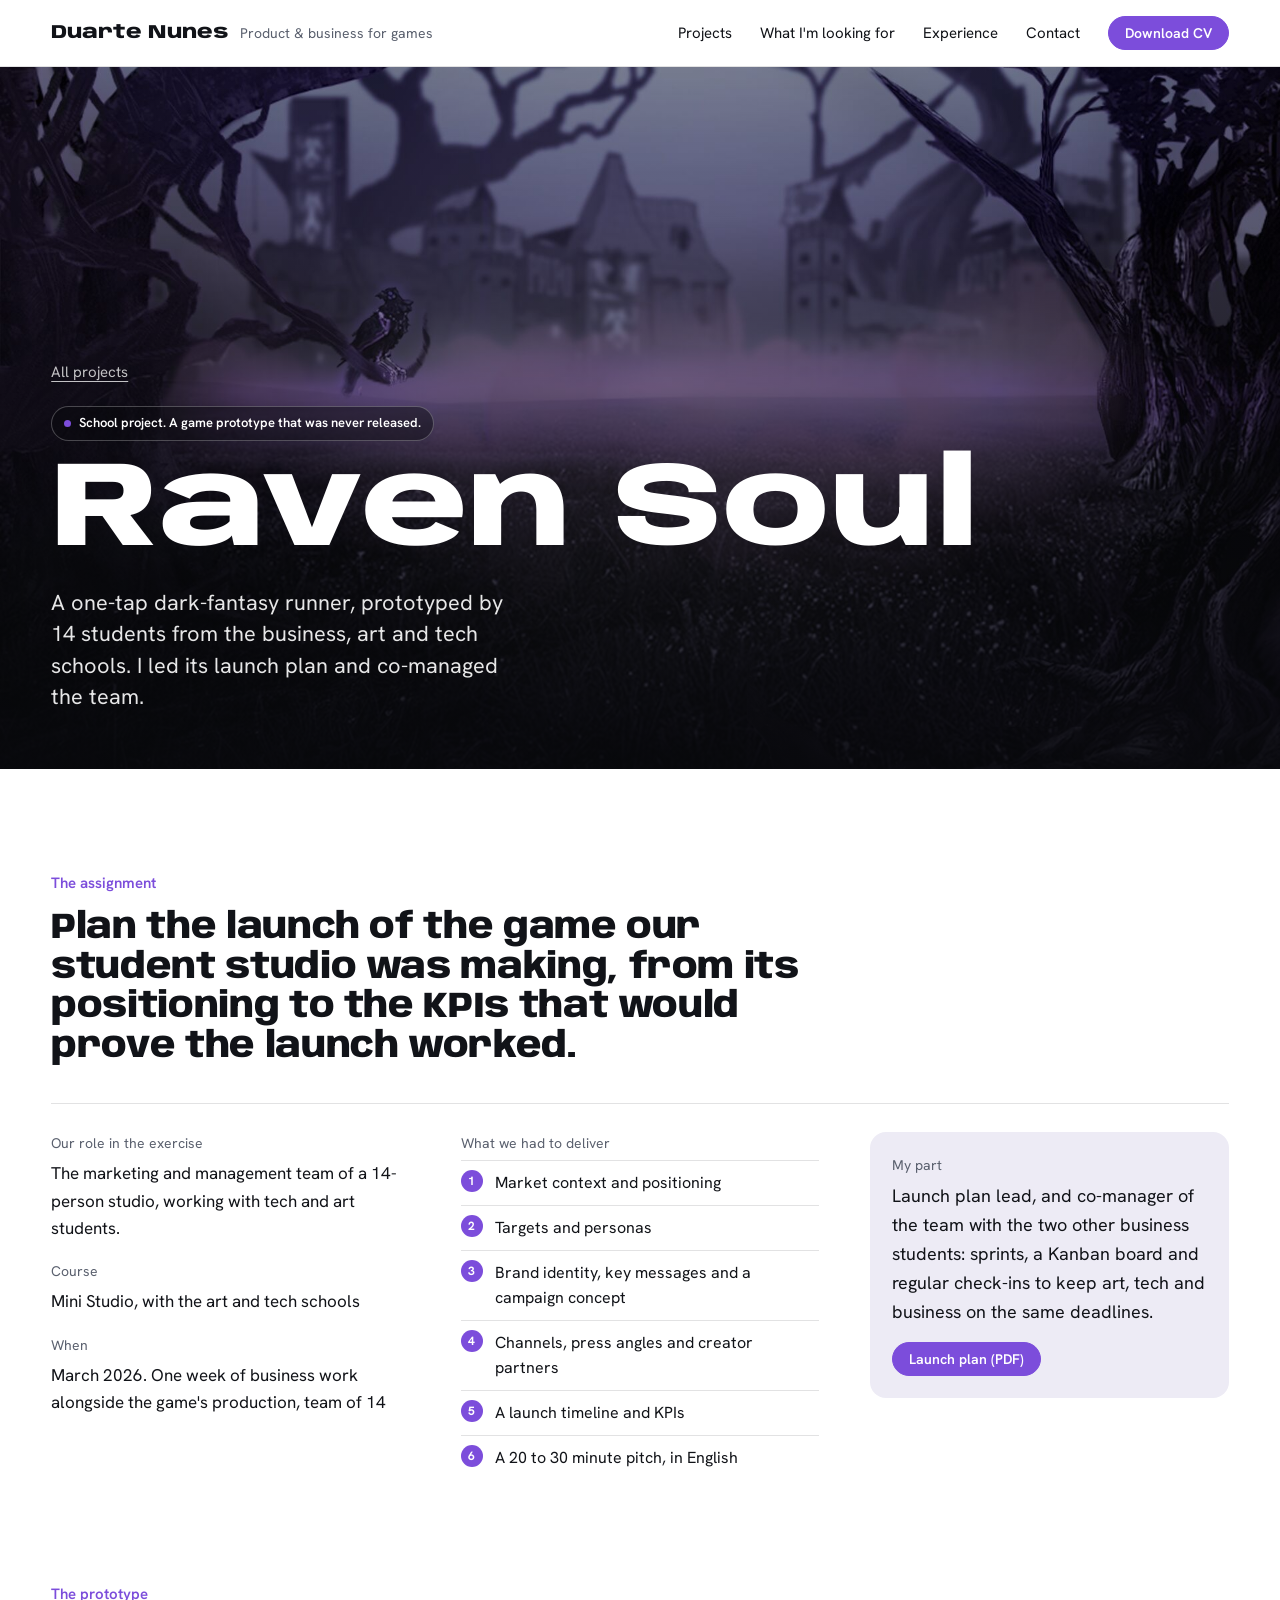
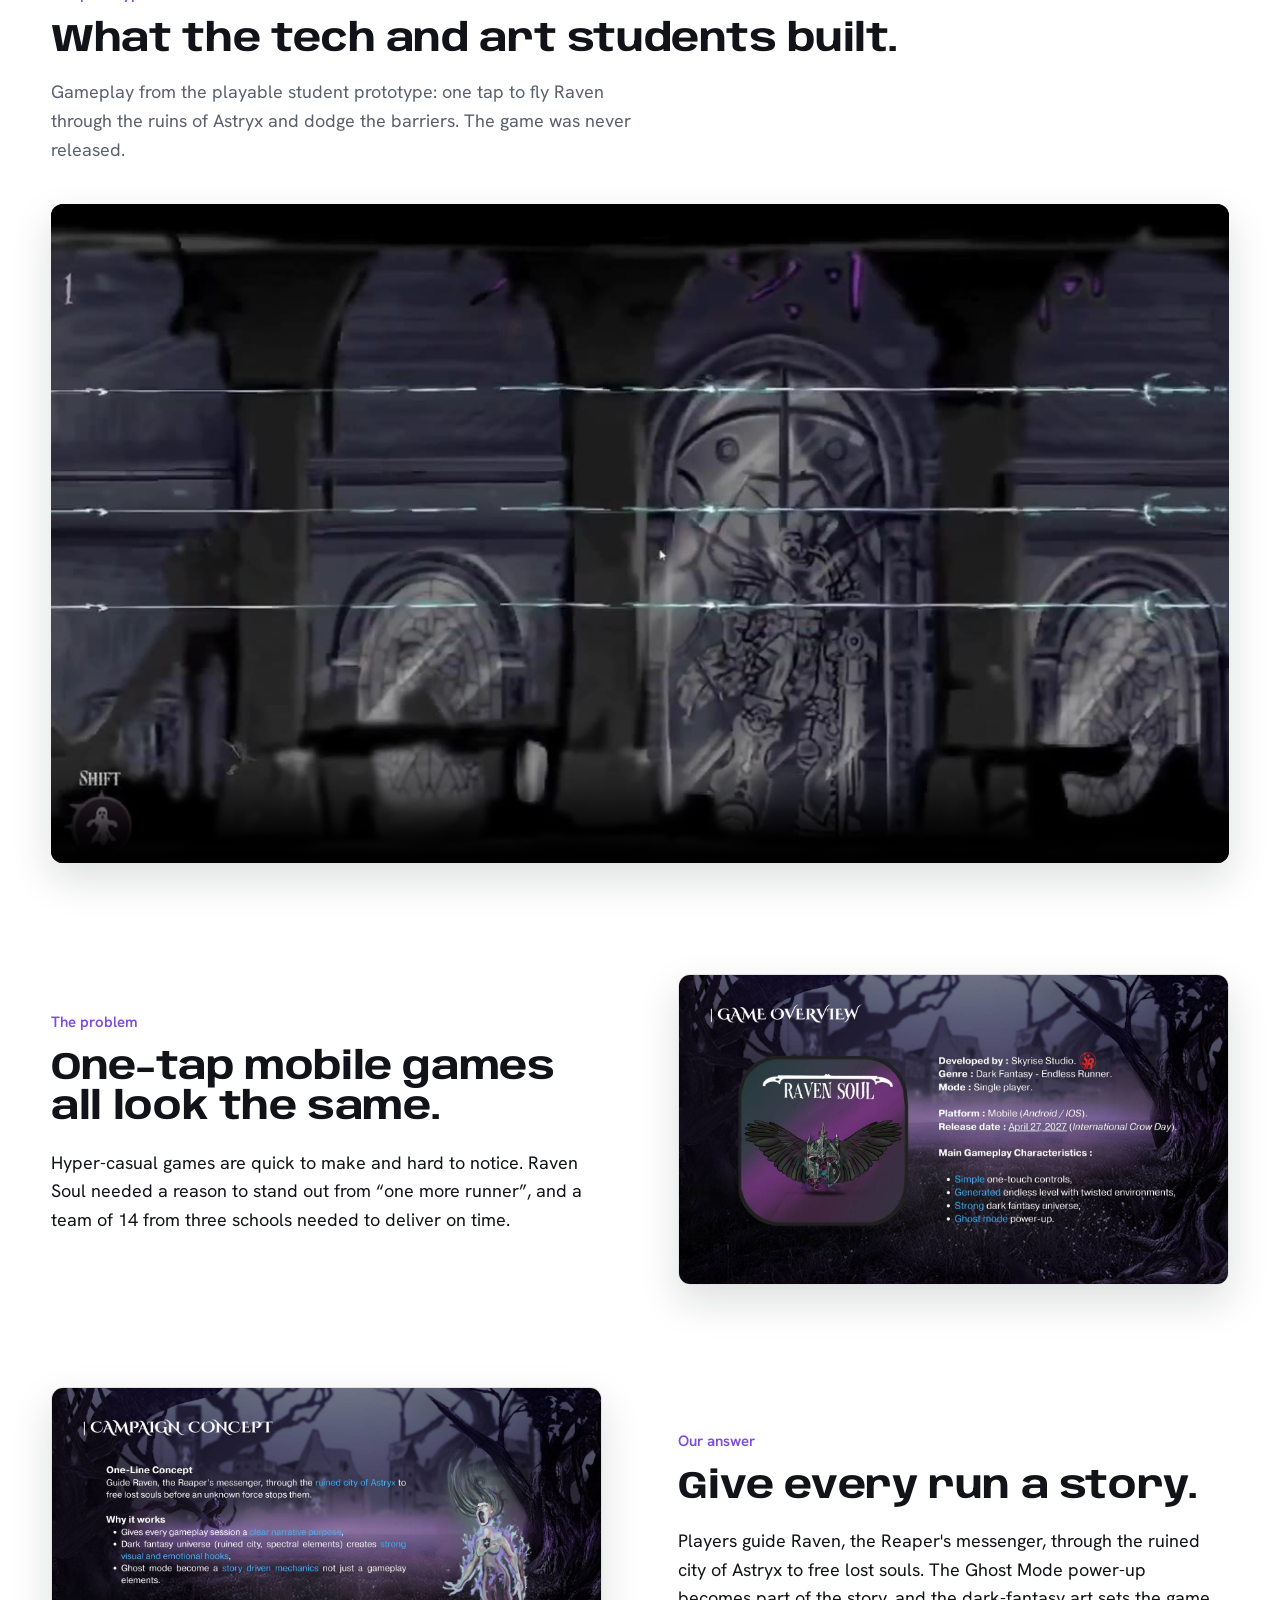
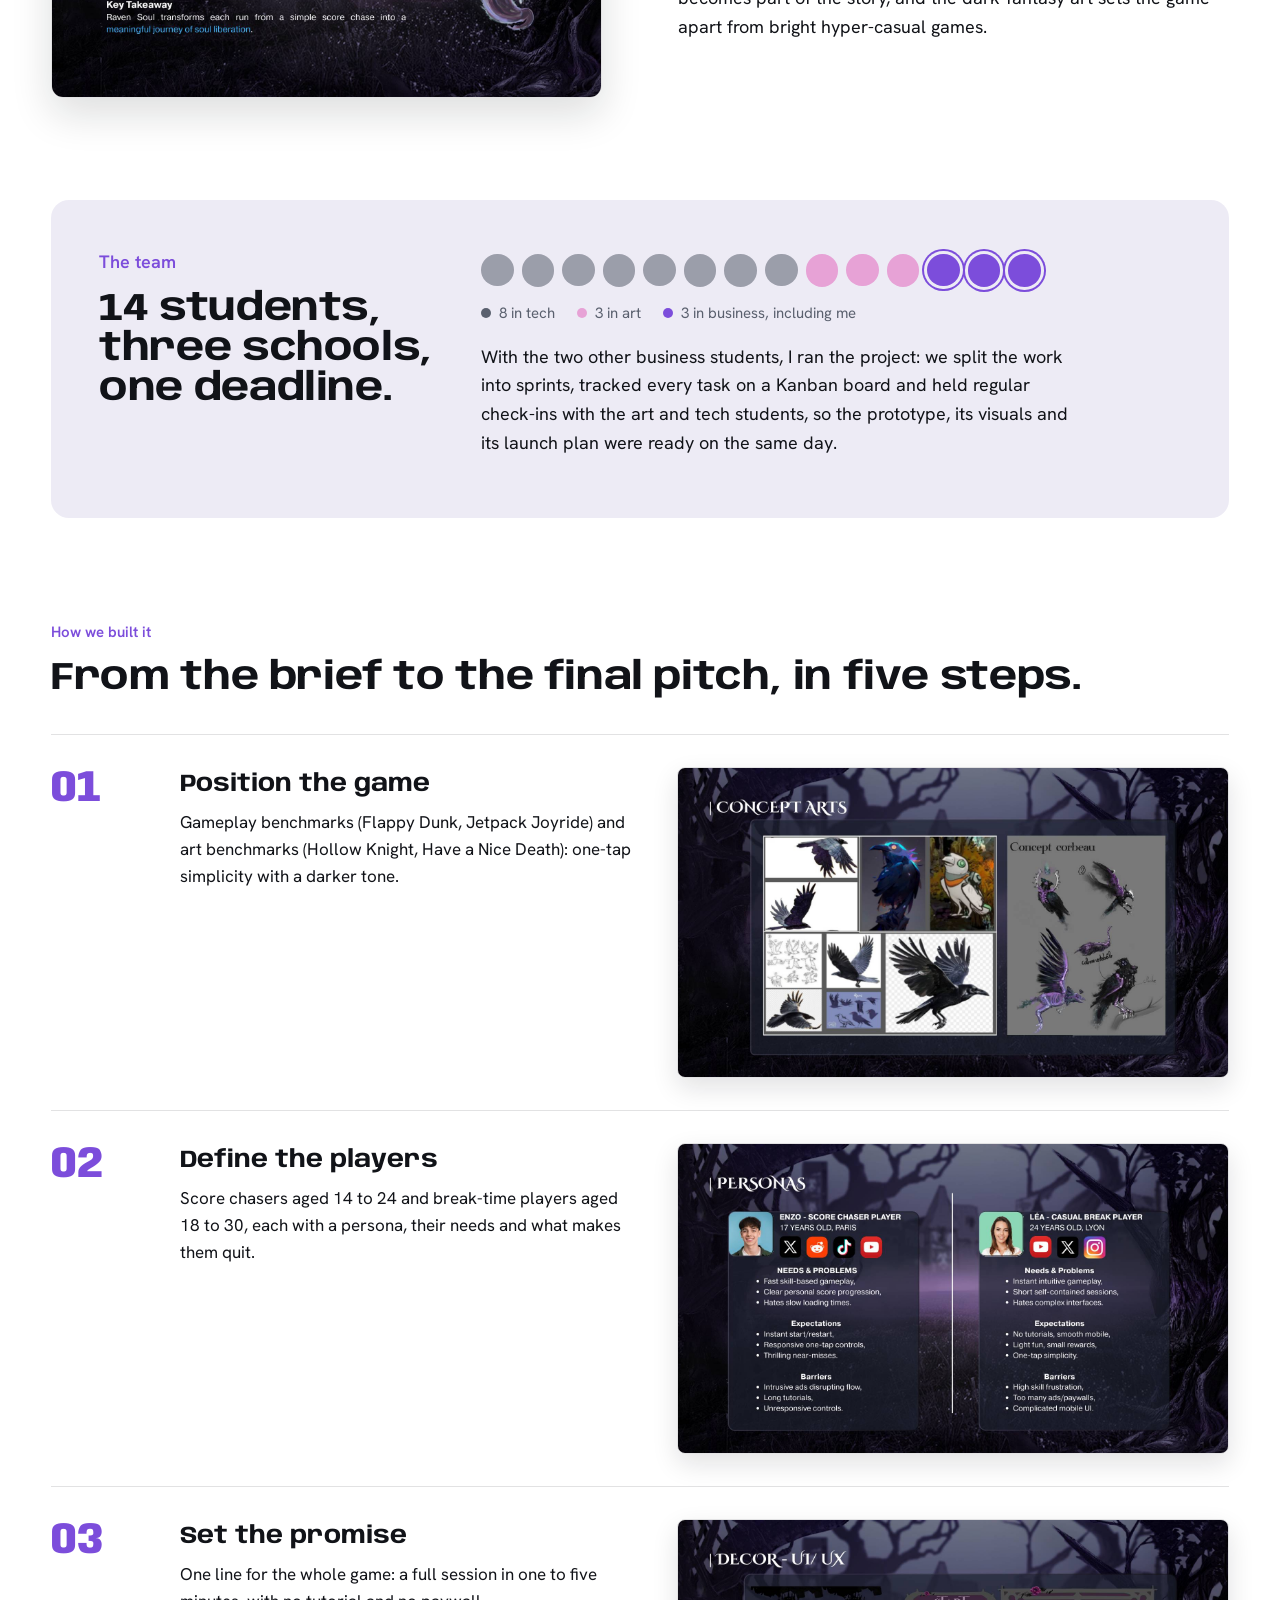
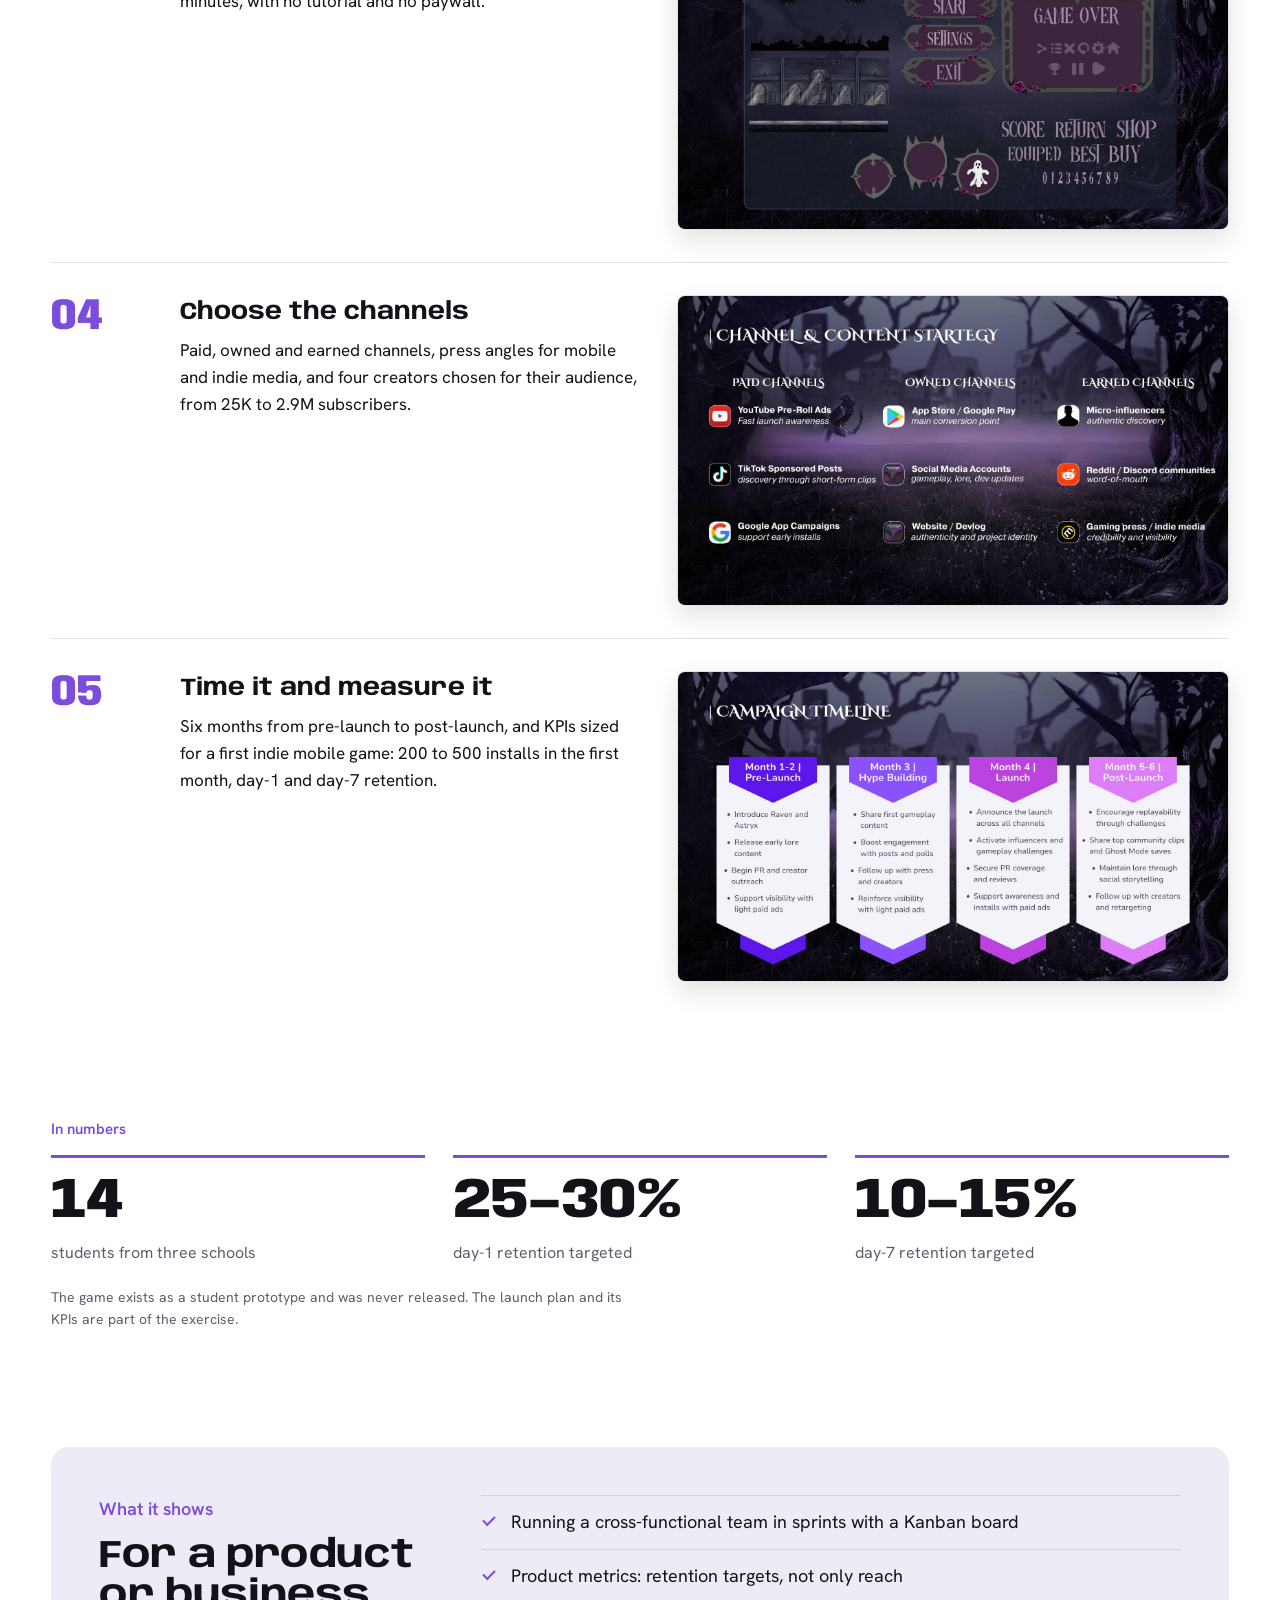
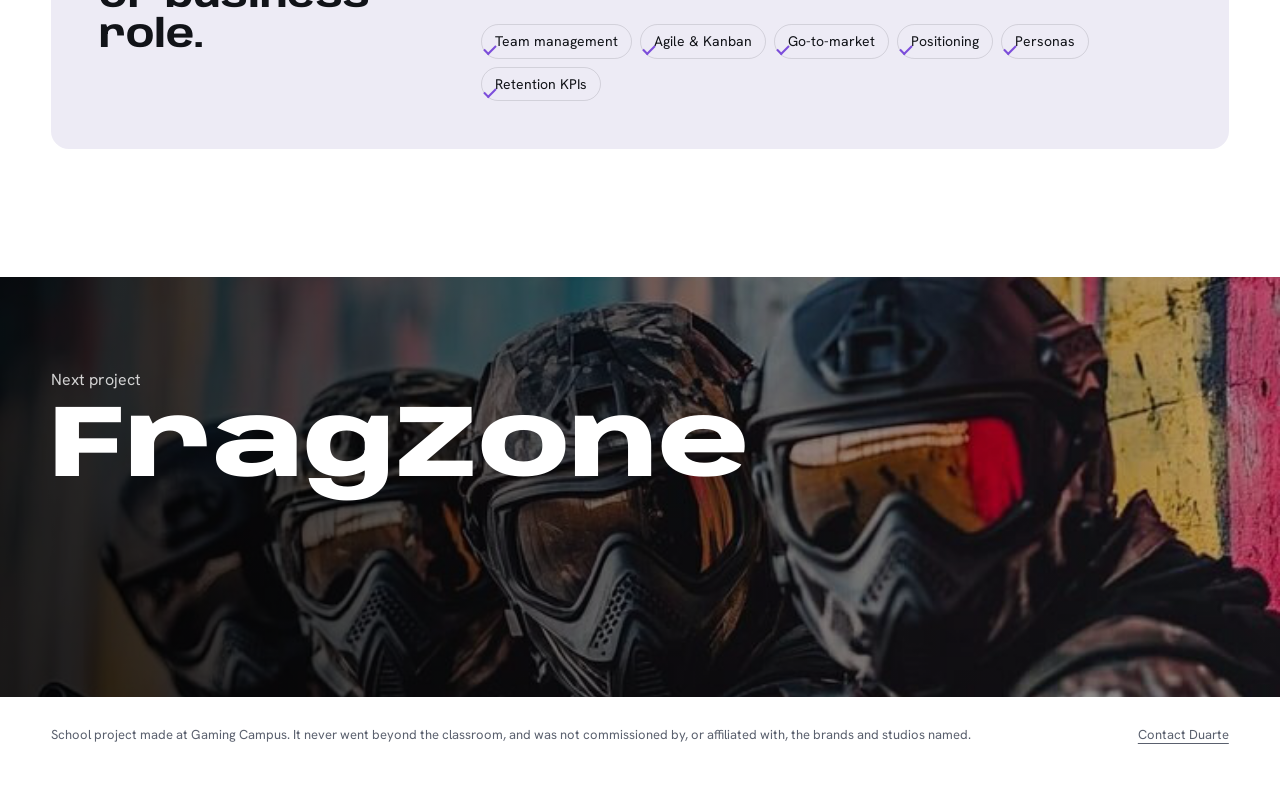
<file: projects/raven-soul.html>
<!DOCTYPE html>
<html lang="en">
<head>
<meta charset="utf-8">
<meta name="viewport" content="width=device-width, initial-scale=1">
<title>Raven Soul | Duarte Nunes</title>
<meta name="description" content="A one-tap dark-fantasy runner prototyped by 14 students from three schools. I led its launch plan and co-managed the team.">
<meta property="og:title" content="Raven Soul | Duarte Nunes">
<meta property="og:description" content="A one-tap dark-fantasy runner prototyped by 14 students from three schools. I led its launch plan and co-managed the team.">
<link rel="preload" href="../assets/fonts/anybody-latin-wdth-normal.woff2" as="font" type="font/woff2" crossorigin>
<link rel="stylesheet" href="../assets/style.css">
</head>
<body data-world="raven-soul">
<header class="top"><div class="wrap">
  <a class="brand" href="../index.html"><b>Duarte Nunes</b><span>Product &amp; business for games</span></a>
  <nav class="nav" aria-label="Main">
    <a href="../index.html#projects">Projects</a>
    <a href="../index.html#looking">What I'm looking for</a>
    <a href="../index.html#experience">Experience</a>
    <a href="../index.html#contact">Contact</a>
    <a class="btn small" href="../assets/cv/CV_Duarte_Nunes.pdf">Download CV</a>
  </nav>
</div></header>

<main data-world="raven-soul" class="world">
<section class="p-hero" style="--pos:50% 60%">
  <img src="../assets/art/raven.jpg" alt="">
  <div class="wrap">
    <p class="crumbs"><a href="../index.html#projects">All projects</a></p>
    <span class="status">School project. A game prototype that was never released.</span>
    <h1 class="d1">Raven Soul</h1>
    <p class="lede">A one-tap dark-fantasy runner, prototyped by 14 students from the business, art and tech schools. I led its launch plan and co-managed the team.</p>
  </div>
</section>

<section class="p-section assign"><div class="wrap">
  <p class="label">The assignment</p>
  <h2 class="d2 goal">Plan the launch of the game our student studio was making, from its positioning to the KPIs that would prove the launch worked.</h2>
  <div class="assign-grid">
    <dl>
      <div><dt>Our role in the exercise</dt><dd>The marketing and management team of a 14-person studio, working with tech and art students.</dd></div>
      <div><dt>Course</dt><dd>Mini Studio, with the art and tech schools</dd></div>
      <div><dt>When</dt><dd>March 2026. One week of business work alongside the game&#x27;s production, team of 14</dd></div>
    </dl>
    <div><p class="dt">What we had to deliver</p><ol class="deliver"><li>Market context and positioning</li><li>Targets and personas</li><li>Brand identity, key messages and a campaign concept</li><li>Channels, press angles and creator partners</li><li>A launch timeline and KPIs</li><li>A 20 to 30 minute pitch, in English</li></ol></div>
    <div class="mine"><p class="dt">My part</p><p>Launch plan lead, and co-manager of the team with the two other business students: sprints, a Kanban board and regular check-ins to keep art, tech and business on the same deadlines.</p><div class="files"><a class="btn small" href="../assets/decks/raven-soul.pdf">Launch plan (PDF)</a></div></div>
  </div>
</div></section>

<section class="p-section"><div class="wrap"><p class="label">The prototype</p><h2 class="d3">What the tech and art students built.</h2>
<p class="mut" style="max-width:60ch">Gameplay from the playable student prototype: one tap to fly Raven through the ruins of Astryx and dodge the barriers. The game was never released.</p>
<video class="pvideo" data-autoplay src="../assets/video/raven-soul-gameplay.mp4" poster="../assets/video/raven-soul-poster.jpg" controls muted loop playsinline preload="metadata"></video></div></section>
<section class="p-section"><div class="wrap pair">
  <div><p class="label">The problem</p><h2 class="d3">One-tap mobile games all look the same.</h2><p>Hyper-casual games are quick to make and hard to notice. Raven Soul needed a reason to stand out from “one more runner”, and a team of 14 from three schools needed to deliver on time.</p></div>
  <div class="pair-art"><button type="button" class="zoom" data-full="../assets/img/raven/02.jpg" data-cap="Game overview" data-group="pair"><img src="../assets/img/raven/02.jpg" alt="Game overview" loading="lazy"></button></div>
</div></section>

<section class="p-section"><div class="wrap pair rev">
  <div><p class="label">Our answer</p><h2 class="d3">Give every run a story.</h2><p>Players guide Raven, the Reaper&#x27;s messenger, through the ruined city of Astryx to free lost souls. The Ghost Mode power-up becomes part of the story, and the dark-fantasy art sets the game apart from bright hyper-casual games.</p></div>
  <div class="pair-art"><button type="button" class="zoom" data-full="../assets/img/raven/24.jpg" data-cap="Campaign concept" data-group="pair"><img src="../assets/img/raven/24.jpg" alt="Campaign concept" loading="lazy"></button></div>
</div></section>


<section class="p-section"><div class="wrap">
  <div class="panelbox">
    <div><p class="label">The team</p><h2 class="d3">14 students, three schools, one deadline.</h2></div>
    <div>
      <div class="team" role="img" aria-label="8 tech students, 3 art students and 3 business students"><span class="t"></span><span class="t"></span><span class="t"></span><span class="t"></span><span class="t"></span><span class="t"></span><span class="t"></span><span class="t"></span><span class="a"></span><span class="a"></span><span class="a"></span><span class="b"></span><span class="b"></span><span class="b"></span></div>
      <div class="team-key"><span><i style="background:var(--mut)"></i>8 in tech</span><span><i style="background:#E7A2D6"></i>3 in art</span><span><i style="background:var(--acc)"></i>3 in business, including me</span></div>
      <p>With the two other business students, I ran the project: we split the work into sprints, tracked every task on a Kanban board and held regular check-ins with the art and tech students, so the prototype, its visuals and its launch plan were ready on the same day.</p>
    </div>
  </div>
</div></section>


<section class="p-section"><div class="wrap">
  <p class="label">How we built it</p>
  <h2 class="d3">From the brief to the final pitch, in five steps.</h2>
  <ol class="steps"><li class="step"><div><h3>Position the game</h3><p>Gameplay benchmarks (Flappy Dunk, Jetpack Joyride) and art benchmarks (Hollow Knight, Have a Nice Death): one-tap simplicity with a darker tone.</p></div><button type="button" class="zoom" data-full="../assets/img/raven/13.jpg" data-cap="Concept art by the art team" data-group="steps"><img src="../assets/img/raven/13.jpg" alt="Concept art by the art team" loading="lazy"></button></li><li class="step"><div><h3>Define the players</h3><p>Score chasers aged 14 to 24 and break-time players aged 18 to 30, each with a persona, their needs and what makes them quit.</p></div><button type="button" class="zoom" data-full="../assets/img/raven/19.jpg" data-cap="Personas" data-group="steps"><img src="../assets/img/raven/19.jpg" alt="Personas" loading="lazy"></button></li><li class="step"><div><h3>Set the promise</h3><p>One line for the whole game: a full session in one to five minutes, with no tutorial and no paywall.</p></div><button type="button" class="zoom" data-full="../assets/img/raven/15.jpg" data-cap="UI design by the art team" data-group="steps"><img src="../assets/img/raven/15.jpg" alt="UI design by the art team" loading="lazy"></button></li><li class="step"><div><h3>Choose the channels</h3><p>Paid, owned and earned channels, press angles for mobile and indie media, and four creators chosen for their audience, from 25K to 2.9M subscribers.</p></div><button type="button" class="zoom" data-full="../assets/img/raven/28.jpg" data-cap="Channels" data-group="steps"><img src="../assets/img/raven/28.jpg" alt="Channels" loading="lazy"></button></li><li class="step"><div><h3>Time it and measure it</h3><p>Six months from pre-launch to post-launch, and KPIs sized for a first indie mobile game: 200 to 500 installs in the first month, day-1 and day-7 retention.</p></div><button type="button" class="zoom" data-full="../assets/img/raven/39.jpg" data-cap="Launch timeline" data-group="steps"><img src="../assets/img/raven/39.jpg" alt="Launch timeline" loading="lazy"></button></li></ol>
</div></section>



<section class="p-section"><div class="wrap">
  <p class="label">In numbers</p>
  <div class="bigfigs"><div><b>14</b><span>students from three schools</span></div><div><b>25–30%</b><span>day-1 retention targeted</span></div><div><b>10–15%</b><span>day-7 retention targeted</span></div></div>
  <p class="note">The game exists as a student prototype and was never released. The launch plan and its KPIs are part of the exercise.</p>
</div></section>

<section class="p-section"><div class="wrap">
  <div class="panelbox">
    <div><p class="label">What it shows</p><h2 class="d3">For a product or business role.</h2></div>
    <div><ul><li>Running a cross-functional team in sprints with a Kanban board</li><li>Product metrics: retention targets, not only reach</li></ul><ul class="tags" style="margin-top:22px"><li>Team management</li><li>Agile &amp; Kanban</li><li>Go-to-market</li><li>Positioning</li><li>Personas</li><li>Retention KPIs</li></ul></div>
  </div>
</div></section>

<a class="next-card" href="fragzone.html" style="--pos:50% 40%">
  <img src="../assets/art/fragzone.jpg" alt="" loading="lazy">
  <div class="wrap"><p>Next project</p><span class="d1">FragZone</span></div>
</a>
<footer class="p-foot"><div class="wrap">
  <span>School project made at Gaming Campus. It never went beyond the classroom, and was not commissioned by, or affiliated with, the brands and studios named.</span>
  <a href="../index.html#contact">Contact Duarte</a>
</div></footer>
</main>

<script src="../assets/site.js"></script>
</body>
</html>
</file>
<file: assets/style.css>
/* Duarte Nunes — portfolio, v3
   Each project is a world with its own colours, taken from the project itself.
   The page takes on the colours of the world you are looking at. */

@font-face { font-family: "Anybody"; font-style: normal; font-display: swap; font-weight: 100 900; font-stretch: 50% 150%;
  src: url(fonts/anybody-latin-wdth-normal.woff2) format("woff2-variations");
  unicode-range: U+0000-00FF,U+0131,U+0152-0153,U+02BB-02BC,U+02C6,U+02DA,U+02DC,U+0304,U+0308,U+0329,U+2000-206F,U+20AC,U+2122,U+2191,U+2193,U+2212,U+2215,U+FEFF,U+FFFD; }
@font-face { font-family: "Anybody"; font-style: normal; font-display: swap; font-weight: 100 900; font-stretch: 50% 150%;
  src: url(fonts/anybody-latin-ext-wdth-normal.woff2) format("woff2-variations");
  unicode-range: U+0100-02BA,U+02BD-02C5,U+02C7-02CC,U+02CE-02D7,U+02DD-02FF,U+1E00-1E9F,U+20A0-20AB,U+20AD-20C0,U+2113,U+2C60-2C7F,U+A720-A7FF; }
@font-face { font-family: "Hanken Grotesk"; font-style: normal; font-display: swap; font-weight: 100 900;
  src: url(fonts/hanken-grotesk-latin-wght-normal.woff2) format("woff2-variations");
  unicode-range: U+0000-00FF,U+0131,U+0152-0153,U+02BB-02BC,U+02C6,U+02DA,U+02DC,U+0304,U+0308,U+0329,U+2000-206F,U+20AC,U+2122,U+2191,U+2193,U+2212,U+2215,U+FEFF,U+FFFD; }
@font-face { font-family: "Hanken Grotesk"; font-style: normal; font-display: swap; font-weight: 100 900;
  src: url(fonts/hanken-grotesk-latin-ext-wght-normal.woff2) format("woff2-variations");
  unicode-range: U+0100-02BA,U+02BD-02C5,U+02C7-02CC,U+02CE-02D7,U+02DD-02FF,U+1E00-1E9F,U+20A0-20AB,U+20AD-20C0,U+2113,U+2C60-2C7F,U+A720-A7FF; }

/* ---------- worlds: a light, professional base; each project only brings its accent ---------- */
[data-world] { --bg:#FFFFFF; --fg:#111318; --mut:#5A606E; --on-acc:#FFFFFF; --line:rgba(17,19,24,.12); --bg2: color-mix(in srgb, var(--acc) 6%, #F4F5F7); }
[data-world="base"]   { --acc:#2F5BEA; --bg2:#F4F5F7; }
[data-world="navy"]   { --bg:#0B1736; --bg2:#13224A; --fg:#F2F5FC; --mut:#A9B4D0; --acc:#FFFFFF; --on-acc:#0B1736; --line:rgba(255,255,255,.16); }
[data-world="hunted"] { --acc:#D6363C; }
[data-world="gen-g"]  { --acc:#9C7A3C; }
[data-world="hades-ii"] { --acc:#0E9670; }
[data-world="raven-soul"] { --acc:#7C4DDB; }
[data-world="fragzone"] { --acc:#4A8A22; }
[data-world="lego-batman"] { --acc:#B07D00; }

:root {
  --display: "Anybody", "Arial Black", sans-serif;
  --body: "Hanken Grotesk", "Helvetica Neue", Arial, sans-serif;
  --wrap: 1280px;
  --gut: clamp(20px, 4vw, 56px);
  --ease: cubic-bezier(.2, .7, .2, 1);
}

*, *::before, *::after { box-sizing: border-box; }
html { -webkit-text-size-adjust: 100%; scroll-behavior: smooth; scroll-padding-top: 70px; }
body {
  margin: 0; font-family: var(--body); font-size: 18px; line-height: 1.6;
  background: var(--bg); color: var(--fg);
  transition: background-color .8s var(--ease), color .8s var(--ease);
  -webkit-font-smoothing: antialiased;
}
/* film grain over everything, very light */
body::after { content: ""; position: fixed; inset: 0; pointer-events: none; z-index: 100; opacity: 0; mix-blend-mode: overlay;
  background-image: url("data:image/svg+xml;utf8,<svg xmlns='http://www.w3.org/2000/svg' width='160' height='160'><filter id='n'><feTurbulence type='fractalNoise' baseFrequency='.85' numOctaves='3' stitchTiles='stitch'/></filter><rect width='100%' height='100%' filter='url(%23n)'/></svg>"); }
img { display: block; max-width: 100%; height: auto; }
a { color: inherit; text-decoration-thickness: 1px; text-underline-offset: 4px; }
:focus-visible { outline: 3px solid var(--acc); outline-offset: 3px; }
::selection { background: var(--acc); color: var(--on-acc); }
.wrap { width: min(var(--wrap), calc(100% - 2 * var(--gut))); margin-inline: auto; }
button { font: inherit; color: inherit; }

.world { background: var(--bg); color: var(--fg); }
.js .world.tint { background: transparent; }

/* ---------- type ---------- */
.d1, .d2, .d3 { font-family: var(--display); font-weight: 800; letter-spacing: -0.01em; margin: 0; }
.d1 { font-size: clamp(54px, 9.4vw, 148px); line-height: .88; font-stretch: 128%; }
.d2 { font-size: clamp(38px, 5.6vw, 88px); line-height: .92; font-stretch: 122%; }
.d3 { font-size: clamp(26px, 3vw, 40px); line-height: 1.05; font-stretch: 110%; font-weight: 700; }
.lede { font-size: clamp(19px, 1.7vw, 23px); line-height: 1.45; max-width: 38ch; margin: 0; }
.kicker { font-size: 16px; color: var(--mut); margin: 0 0 18px; }
.mut { color: var(--mut); }
.label { font-size: 15px; color: var(--acc); font-weight: 600; margin: 0 0 14px; }
.status { display: inline-flex; align-items: center; gap: 8px; font-size: 13px; font-weight: 600; padding: 6px 12px; border-radius: 999px;
  background: color-mix(in srgb, var(--fg) 10%, transparent); color: var(--fg); border: 1px solid var(--line); }
.status::before { content: ""; width: 7px; height: 7px; border-radius: 50%; background: var(--acc); }

/* ---------- header ---------- */
.top { position: sticky; top: 0; z-index: 40; backdrop-filter: blur(14px); -webkit-backdrop-filter: blur(14px); border-bottom: 1px solid var(--line);
  background: color-mix(in srgb, var(--bg) 86%, transparent); transition: background-color .8s var(--ease); }
.top .wrap { display: flex; align-items: center; justify-content: space-between; gap: 20px; min-height: 66px; }
.brand { text-decoration: none; display: flex; align-items: baseline; gap: 12px; }
.brand b { font-family: var(--display); font-weight: 800; font-stretch: 118%; font-size: 19px; }
.brand span { font-size: 14px; color: var(--mut); }
.nav { display: flex; align-items: center; gap: clamp(14px, 2.4vw, 28px); font-size: 15px; }
.nav a { text-decoration: none; }
.nav a:not(.btn):hover { text-decoration: underline; }
.btn {
  display: inline-flex; align-items: center; gap: 10px; border-radius: 999px; padding: 12px 22px;
  font: 600 15px/1 var(--body); text-decoration: none; cursor: pointer;
  background: var(--acc); color: var(--on-acc); border: 1.5px solid var(--acc);
  transition: transform .2s var(--ease), border-color .2s;
}
.btn:hover { transform: translateY(-1px); }
.btn.ghost { background: transparent; color: var(--fg); border-color: var(--line); }
.btn.ghost:hover { border-color: var(--fg); }
.btn.small, .nav .btn { padding: 9px 16px; font-size: 14px; }

/* ---------- home: one calm dark base, projects add only their accent ---------- */
.home-bg { background: #0F1115; }

/* ---------- hero: about me ---------- */
.hero { padding: clamp(44px, 6vw, 84px) 0 clamp(56px, 7vw, 96px); }
.hero-grid { display: grid; grid-template-columns: minmax(0, 7fr) minmax(0, 5fr); gap: clamp(32px, 5vw, 72px); align-items: center; }
.hero h1 { font-family: var(--display); font-weight: 800; font-stretch: 130%; font-size: clamp(52px, 8vw, 124px); line-height: .86; letter-spacing: -0.015em; margin: 0 0 26px; }
.hero .tagline { font: 700 clamp(22px, 2.2vw, 30px)/1.15 var(--display); font-stretch: 104%; margin: 0 0 20px; max-width: 26ch; }
.hero .tagline em { font-style: normal; color: var(--acc); }
.hero .bio { font-size: clamp(17px, 1.35vw, 19px); line-height: 1.6; margin: 0 0 30px; max-width: 56ch; color: color-mix(in srgb, var(--fg) 86%, transparent); }
.glance { background: var(--bg2); border: 1px solid var(--line); border-radius: 20px; padding: 26px; }
.glance .me { width: 112px; height: 112px; border-radius: 50%; object-fit: cover; margin-bottom: 18px; border: 3px solid var(--acc); }
.glance h2 { font-size: 15px; font-weight: 600; margin: 0 0 14px; color: var(--mut); }
.glance dl { margin: 0; }
.glance .row { display: grid; grid-template-columns: 30px 1fr; gap: 12px; padding: 12px 0; border-top: 1px solid var(--line); }
.glance svg { width: 22px; height: 22px; stroke: var(--acc); fill: none; stroke-width: 1.7; stroke-linecap: round; stroke-linejoin: round; margin-top: 2px; }
.glance dt { font-size: 13px; color: var(--mut); }
.glance dd { margin: 2px 0 0; font-size: 16px; font-weight: 500; line-height: 1.4; }
.glance dd small { display: block; font-weight: 400; color: var(--mut); font-size: 14px; }

/* ---------- projects intro ---------- */
.work { padding: clamp(56px, 7vw, 96px) 0 clamp(24px, 3vw, 40px); border-top: 1px solid var(--line); }
.work-head { display: grid; grid-template-columns: minmax(0, 7fr) minmax(0, 5fr); gap: 32px 56px; align-items: end; margin-bottom: 28px; }
.work-head p { margin: 0; color: var(--mut); max-width: 48ch; }
/* role switch: the recruiter says what they hire for */
.roles { display: grid; grid-template-columns: auto 1fr; gap: 12px 18px; align-items: center; padding: 16px 18px; margin-bottom: 0;
  border: 1px solid var(--line); border-radius: 16px; background: color-mix(in srgb, var(--fg) 5%, transparent); }
.roles-q { font-weight: 600; font-size: 15px; }
.roles-btns { display: flex; flex-wrap: wrap; gap: 8px; }
.roles-btns button { cursor: pointer; border: 1px solid var(--line); background: transparent; border-radius: 999px; padding: 7px 14px; font-size: 14px; font-weight: 500; transition: background-color .2s, color .2s, border-color .2s; }
.roles-btns button:hover { border-color: var(--fg); }
.roles-btns button[aria-pressed="true"] { background: var(--fg); color: var(--bg); border-color: var(--fg); }
.role-pitch { grid-column: 1 / -1; margin: 0; font-size: 15.5px; line-height: 1.5; min-height: 4.5em; }
.role-pitch b { font-weight: 600; }

/* chapter select */
.select { display: flex; gap: 10px; height: clamp(420px, 60vh, 640px); }
.panel {
  position: relative; flex: 1 1 0; min-width: 0; overflow: hidden; border-radius: 14px;
  color: #fff; text-decoration: none; isolation: isolate; background: #000;
  transition: flex-grow .6s var(--ease), opacity .4s, filter .4s;
}
.panel.on { flex-grow: 5.2; }
.select.filtered .panel:not(.match) { opacity: .38; filter: grayscale(.8); }
.select.filtered .panel.match::before { height: 6px; }
.panel img { position: absolute; inset: 0; width: 100%; height: 100%; object-fit: cover; object-position: var(--pos, center); transition: transform 1.2s var(--ease), filter .6s; filter: saturate(.85) brightness(.8); z-index: -2; }
.panel.on img { transform: scale(1.03); filter: saturate(1) brightness(.95); }
.panel::after { content: ""; position: absolute; inset: 0; z-index: -1; background: linear-gradient(to top, rgba(0,0,0,.9) 0%, rgba(0,0,0,.35) 48%, rgba(0,0,0,0) 72%); }
.panel::before { content: ""; position: absolute; left: 0; right: 0; top: 0; height: 4px; background: var(--acc); transition: height .3s; }
.panel .vt { position: absolute; left: 50%; bottom: 22px; transform: translateX(-50%) rotate(180deg); writing-mode: vertical-rl;
  font: 800 clamp(20px, 1.9vw, 28px)/1 var(--display); font-stretch: 78%; white-space: nowrap; transition: opacity .3s; }
.panel.on .vt { opacity: 0; }
.panel .info { position: absolute; left: clamp(20px, 3vw, 36px); right: clamp(20px, 3vw, 36px); bottom: clamp(20px, 3vw, 34px);
  opacity: 0; transform: translateY(12px); transition: opacity .35s .15s, transform .5s .15s var(--ease); pointer-events: none; }
.panel.on .info { opacity: 1; transform: none; }
.panel .info small { display: block; font-size: 13px; color: rgba(255,255,255,.75); margin-bottom: 10px; }
.panel .info b { display: block; font: 800 clamp(38px, 4.4vw, 70px)/.9 var(--display); font-stretch: 125%; margin-bottom: 14px; }
.panel .info span { display: block; font-size: 17px; line-height: 1.45; max-width: 46ch; color: rgba(255,255,255,.9); margin-bottom: 16px; }
.panel .info i { font-style: normal; display: inline-flex; padding: 8px 16px; border-radius: 999px; background: var(--acc); color: var(--on-acc); font-weight: 600; font-size: 14px; }

/* side chapter navigation (desktop) */
.chapnav { position: fixed; right: 22px; top: 50%; transform: translateY(-50%); z-index: 30; display: flex; flex-direction: column; gap: 12px;
  opacity: 0; pointer-events: none; transition: opacity .4s; }
.chapnav.show { opacity: 1; pointer-events: auto; }
.chapnav a { display: flex; align-items: center; justify-content: flex-end; gap: 10px; text-decoration: none; font-size: 13px; }
.chapnav a span { opacity: 0; transform: translateX(6px); transition: opacity .2s, transform .2s; background: var(--bg2); padding: 3px 8px; border-radius: 6px; }
.chapnav a:hover span, .chapnav a:focus-visible span, .chapnav a.on span { opacity: 1; transform: none; }
.chapnav a i { width: 10px; height: 10px; border-radius: 50%; border: 2px solid var(--fg); opacity: .5; transition: all .3s; }
.chapnav a.on i { background: var(--acc); border-color: var(--acc); opacity: 1; transform: scale(1.3); }

/* ---------- project chapters (home) ---------- */
.chapter { position: relative; padding: clamp(80px, 9vw, 130px) 0 clamp(48px, 6vw, 84px); color: var(--fg);
  background: linear-gradient(180deg, color-mix(in srgb, var(--acc) 7%, #fff) 0, #fff 420px); }
.chapter::before { content: ""; position: absolute; left: 0; right: 0; top: 0; height: 4px; background: var(--acc); }
.ch-top { display: grid; grid-template-columns: minmax(0, 7fr) minmax(0, 5fr); gap: 24px 56px; align-items: end; margin-bottom: 30px; }
.ch-top .status { margin-bottom: 18px; }
.ch-title { margin-bottom: 16px; }
.ch-title span { color: var(--acc); }
.bento { display: grid; grid-template-columns: repeat(3, minmax(0, 1fr)); grid-auto-rows: clamp(150px, 16vw, 236px); gap: 14px; margin-bottom: 38px; }
.bento > button { all: unset; cursor: zoom-in; position: relative; border-radius: 12px; overflow: hidden; background: #0E0F12; box-sizing: border-box; border: 1px solid var(--line); box-shadow: 0 10px 28px rgba(17,19,24,.10); }
.bento > button:first-child { grid-column: span 2; grid-row: span 2; }
.bento img { width: 100%; height: 100%; object-fit: cover; object-position: var(--op, center top); transition: transform .6s var(--ease); }
.bento > button:hover img { transform: scale(1.04); }
.bento > button span { position: absolute; left: 10px; bottom: 10px; font-size: 13px; font-weight: 600; padding: 4px 9px; border-radius: 6px; background: rgba(10,11,14,.78); color: #fff; opacity: 0; transition: opacity .25s; }
.bento > button:hover span, .bento > button:focus-visible span { opacity: 1; }
.ch-text { display: grid; grid-template-columns: minmax(0, 4fr) minmax(0, 5fr) minmax(0, 4fr); gap: clamp(24px, 3.5vw, 52px); }
.ch-text h3 { font-size: 15px; color: var(--acc); font-weight: 600; margin: 0 0 10px; }
.ch-text p { margin: 0 0 14px; font-size: 17px; }
.ch-text ul { margin: 0; padding: 0; list-style: none; }
.ch-text li { padding: 8px 0 8px 22px; border-top: 1px solid var(--line); position: relative; font-size: 16px; }
.ch-text li::before { content: ""; position: absolute; left: 2px; top: 19px; width: 10px; height: 2px; background: var(--acc); }
.ch-text .actions { margin-top: 18px; }

.figs { display: grid; grid-template-columns: repeat(3, minmax(0, 1fr)); gap: 16px; }
.figs div { border-top: 3px solid var(--acc); padding-top: 12px; }
.figs b { display: block; font: 800 clamp(22px, 2.1vw, 34px)/1.05 var(--display); font-stretch: 96%; margin-bottom: 8px; }
.figs span { display: block; font-size: 14px; line-height: 1.4; color: var(--mut); }

/* ---------- skills & tools ---------- */
.skills { padding: clamp(72px, 9vw, 120px) 0; border-top: 1px solid var(--line); }
.sk-intro { color: var(--mut); max-width: 56ch; margin: 18px 0 40px; }
.sk-grid { display: grid; grid-template-columns: repeat(4, minmax(0, 1fr)); gap: 18px; }
.sk { background: var(--bg2); border: 1px solid var(--line); border-radius: 18px; padding: 22px; display: flex; flex-direction: column; }
.sk h3 { font: 700 21px/1.12 var(--display); font-stretch: 104%; margin: 0 0 14px; }
.sk ul { list-style: none; margin: 0 0 16px; padding: 0; font-size: 15.5px; }
.sk li { padding: 7px 0; border-top: 1px solid var(--line); }
.sk .proof { margin-top: auto; display: flex; flex-wrap: wrap; gap: 6px; font-size: 13px; }
.sk .proof a { border: 1px solid var(--line); border-radius: 999px; padding: 3px 10px; text-decoration: none; color: var(--mut); }
.sk .proof a:hover { color: var(--fg); border-color: var(--fg); }
.sk-row { display: grid; grid-template-columns: minmax(0, 5fr) minmax(0, 4fr) minmax(0, 3fr); gap: 18px; margin-top: 18px; }
.sk-row > div { background: var(--bg2); border: 1px solid var(--line); border-radius: 18px; padding: 22px; }
.sk-row h3 { font: 700 21px/1.12 var(--display); font-stretch: 104%; margin: 0 0 14px; }
.tools { list-style: none; margin: 0; padding: 0; display: grid; grid-template-columns: 1fr 1fr; gap: 0 22px; }
.tools li { display: flex; justify-content: space-between; align-items: center; gap: 10px; padding: 8px 0; border-top: 1px solid var(--line); font-size: 15px; }
.lvl { display: inline-flex; gap: 4px; flex: none; }
.lvl i { width: 8px; height: 8px; border-radius: 50%; background: color-mix(in srgb, var(--fg) 22%, transparent); }
.lvl.l1 i:nth-child(-n+1), .lvl.l2 i:nth-child(-n+2), .lvl.l3 i:nth-child(-n+3) { background: #F5B83D; }
.lvl-key { font-size: 13px; color: var(--mut); margin-top: 12px; }
.langs { list-style: none; margin: 0; padding: 0; }
.langs li { padding: 9px 0; border-top: 1px solid var(--line); font-size: 15px; }
.langs li div { display: flex; justify-content: space-between; margin-bottom: 6px; }
.langs li div span { color: var(--mut); }
.langs .meter { height: 5px; border-radius: 99px; background: color-mix(in srgb, var(--fg) 14%, transparent); overflow: hidden; }
.langs .meter b { display: block; height: 100%; background: var(--acc); border-radius: 99px; }
.prac { list-style: none; margin: 0; padding: 0; font-size: 15px; }
.prac li { padding: 9px 0; border-top: 1px solid var(--line); }
.prac li b { display: block; font-weight: 600; }
.prac li span { color: var(--mut); }

.toolcats { display: grid; grid-template-columns: repeat(4, minmax(0, 1fr)); gap: 18px; margin-top: 18px; }
.toolcat { background: var(--bg2); border: 1px solid var(--line); border-radius: 18px; padding: 20px; }
.toolcat h3 { display: flex; align-items: center; gap: 10px; font: 700 18px/1.15 var(--display); font-stretch: 104%; margin: 0 0 14px; }
.toolcat h3 svg { width: 22px; height: 22px; stroke: var(--acc); fill: none; stroke-width: 1.7; stroke-linecap: round; stroke-linejoin: round; flex: none; }
.chips { display: flex; flex-wrap: wrap; gap: 7px; list-style: none; margin: 0; padding: 0; }
.chips li { background: #fff; border: 1px solid var(--line); border-radius: 8px; padding: 5px 10px; font-size: 14px; font-weight: 500; }
.toolcat .sub { font-size: 13px; color: var(--mut); margin: 14px 0 8px; }
.chips.light li { background: transparent; color: var(--mut); font-weight: 400; }
.sk-row2 { display: grid; grid-template-columns: minmax(0, 1fr) minmax(0, 1fr); gap: 18px; margin-top: 18px; }
.sk-row2 > div { background: var(--bg2); border: 1px solid var(--line); border-radius: 18px; padding: 22px; }
.sk-row2 h3 { font: 700 21px/1.12 var(--display); font-stretch: 104%; margin: 0 0 14px; }

/* ---------- looking for ---------- */
.looking { padding: clamp(72px, 9vw, 120px) 0; }
.look-grid { display: grid; grid-template-columns: repeat(3, minmax(0, 1fr)); gap: 28px; margin-top: 36px; }
.look { background: var(--bg2); border-radius: 18px; padding: 26px; }
.look small { font-size: 13px; color: var(--mut); display: block; margin-bottom: 10px; }
.look h3 { font: 700 26px/1.08 var(--display); font-stretch: 106%; margin: 0 0 12px; }
.look p { margin: 0 0 16px; font-size: 16px; color: var(--mut); }
.look .seen { display: flex; flex-wrap: wrap; gap: 8px; font-size: 14px; }
.look .seen a { border: 1px solid var(--line); border-radius: 999px; padding: 4px 12px; text-decoration: none; }
.look .seen a:hover { border-color: var(--fg); }
.look.main { background: var(--fg); color: var(--bg); }
.look.main small, .look.main p { color: color-mix(in srgb, var(--bg) 72%, var(--fg)); }
.look.main .seen a { border-color: color-mix(in srgb, var(--bg) 35%, transparent); }

/* ---------- experience & education ---------- */
.exp { padding: 0 0 clamp(72px, 9vw, 120px); }
.exp-cols { display: grid; grid-template-columns: minmax(0, 7fr) minmax(0, 5fr); gap: clamp(36px, 5vw, 72px); margin-top: 36px; }
.exp-cols h3 { font: 700 22px/1.1 var(--display); font-stretch: 106%; margin: 0 0 6px; padding-bottom: 14px; border-bottom: 2px solid var(--fg); }
.tl { list-style: none; margin: 0; padding: 0; }
.tl > li { display: grid; grid-template-columns: 132px minmax(0, 1fr); gap: 20px; padding: 20px 0; border-bottom: 1px solid var(--line); }
.tl .when { font-size: 14px; color: var(--mut); padding-top: 3px; }
.tl h4 { font-size: 19px; line-height: 1.3; margin: 0 0 2px; }
.tl .org { margin: 0 0 8px; color: var(--mut); font-size: 15px; }
.tl ul { margin: 0; padding-left: 18px; font-size: 16px; }
.tl ul li { margin-bottom: 4px; }
.tag-up { font: 600 12px/1 var(--body); margin-left: 8px; padding: 4px 9px; border-radius: 999px; background: var(--fg); color: var(--bg); vertical-align: 3px; }
.kit { display: grid; grid-template-columns: repeat(3, minmax(0, 1fr)); gap: 28px; margin-top: 44px; padding-top: 22px; border-top: 1px solid var(--line); font-size: 16px; }
.kit dt { color: var(--mut); font-size: 14px; margin-bottom: 6px; }
.kit dd { margin: 0; }

/* ---------- contact ---------- */
.contact { padding: clamp(80px, 11vw, 150px) 0 40px; }
.contact .d1 { margin-bottom: 28px; }
.contact .lede { max-width: 46ch; margin-bottom: 36px; }
.mail { font: 700 clamp(22px, 3.4vw, 46px)/1.1 var(--display); font-stretch: 106%; display: inline-block; margin-bottom: 28px; text-decoration: none; border-bottom: 3px solid var(--fg); padding-bottom: 4px; word-break: break-all; }
.copied { align-self: center; font-size: 14px; color: var(--mut); }
.legal { margin-top: 96px; padding-top: 22px; border-top: 1px solid var(--line); font-size: 13px; color: var(--mut); display: flex; justify-content: space-between; gap: 24px; flex-wrap: wrap; }
.legal p { margin: 0; max-width: 84ch; }

/* ---------- project page ---------- */
.p-hero { position: relative; min-height: min(78vh, 780px); display: flex; align-items: flex-end; overflow: hidden; isolation: isolate; background: #0E0F12; color: #fff; }
.p-hero .lede { color: rgba(255,255,255,.9); }
.p-hero .crumbs a { color: rgba(255,255,255,.75); }
.p-hero .status { color: #fff; border-color: rgba(255,255,255,.25); background: rgba(10,11,14,.45); }
.p-hero > img { position: absolute; inset: 0; width: 100%; height: 100%; object-fit: cover; object-position: var(--pos, center); z-index: -2; }
.p-hero::after { content: ""; position: absolute; inset: 0; z-index: -1;
  background: linear-gradient(to top, rgba(8,9,12,.9) 0%, rgba(8,9,12,.6) 40%, rgba(8,9,12,.12) 78%); }
.p-hero.split > img { left: auto; width: 56%; -webkit-mask-image: linear-gradient(to left, #000 55%, transparent); mask-image: linear-gradient(to left, #000 55%, transparent); }
.p-hero .wrap { padding: 140px 0 56px; }
.crumbs { font-size: 15px; margin: 0 0 22px; }
.crumbs a { color: var(--mut); }
.p-hero .status { margin-bottom: 18px; }
.p-hero .d1 { margin-bottom: 22px; max-width: 12ch; }

.factbar { border-top: 1px solid var(--line); border-bottom: 1px solid var(--line); margin: 0; }
.factbar .wrap { display: grid; grid-template-columns: 1.2fr .9fr .8fr 2fr auto; gap: 28px; padding: 26px 0; font-size: 15px; align-items: start; }
.factbar dt { color: var(--mut); margin-bottom: 4px; }
.factbar dd { margin: 0; }
.factbar .files { display: flex; flex-direction: column; gap: 8px; align-items: flex-start; }

.p-section { padding: clamp(64px, 8vw, 110px) 0 0; }
.pair { display: grid; grid-template-columns: minmax(0, 6fr) minmax(0, 6fr); gap: clamp(32px, 6vw, 88px); align-items: center; }
.pair.rev .pair-art { order: -1; }
.pair .d3 { margin-bottom: 20px; }
.pair p { max-width: 54ch; margin: 0 0 14px; }
.zoom { all: unset; cursor: zoom-in; display: block; border-radius: 12px; overflow: hidden; box-shadow: 0 16px 40px rgba(17,19,24,.14); border: 1px solid var(--line); width: 100%; box-sizing: border-box; }
.zoom img { width: 100%; }

.steps { list-style: none; padding: 0; margin: 36px 0 0; counter-reset: s; }
.step { display: grid; grid-template-columns: 90px minmax(0, 5fr) minmax(0, 6fr); gap: clamp(20px, 3vw, 44px); padding: 32px 0; border-top: 1px solid var(--line); align-items: start; }
.step::before { counter-increment: s; content: counter(s, decimal-leading-zero); font: 800 44px/1 var(--display); font-stretch: 90%; color: var(--acc); }
.step h3 { font: 700 24px/1.15 var(--display); font-stretch: 106%; margin: 4px 0 10px; }
.step p { margin: 0; font-size: 17px; max-width: 48ch; }
.step .zoom { border-radius: 8px; box-shadow: 0 10px 26px rgba(17,19,24,.12); }
.step .zoom img { aspect-ratio: 16 / 9; object-fit: cover; object-position: top; }

.bigfigs { display: grid; grid-template-columns: repeat(3, minmax(0, 1fr)); gap: 28px; margin-top: 8px; }
.bigfigs div { border-top: 3px solid var(--acc); padding-top: 16px; }
.bigfigs b { display: block; font: 800 clamp(36px, 4.4vw, 68px)/1 var(--display); font-stretch: 104%; margin-bottom: 10px; }
.bigfigs span { color: var(--mut); font-size: 16px; display: block; max-width: 28ch; }
.note { color: var(--mut); font-size: 14px; margin-top: 20px; max-width: 72ch; }

.panelbox { background: var(--bg2); border-radius: 18px; padding: clamp(28px, 4vw, 48px); display: grid; grid-template-columns: minmax(0, 4fr) minmax(0, 8fr); gap: 32px; }
.panelbox p { margin: 0 0 12px; font-size: 18px; max-width: 60ch; }
.panelbox ul { margin: 0; padding: 0; list-style: none; }
.panelbox li { padding: 12px 0 12px 30px; border-top: 1px solid var(--line); position: relative; }
.panelbox li::before { content: ""; position: absolute; left: 2px; top: 20px; width: 12px; height: 7px; border-left: 2px solid var(--acc); border-bottom: 2px solid var(--acc); transform: rotate(-45deg); }
.tags { display: flex; flex-wrap: wrap; gap: 8px; list-style: none; padding: 0; margin: 0; }
.tags li { border: 1px solid var(--line); border-radius: 999px; padding: 5px 13px; font-size: 14px; }

/* team (Raven Soul) */
.team { display: grid; grid-template-columns: repeat(14, minmax(0, 1fr)); gap: 8px; margin: 6px 0 14px; max-width: 560px; }
.team span { aspect-ratio: 1; border-radius: 50%; }
.team .t { background: var(--mut); opacity: .55; }
.team .a { background: #E7A2D6; }
.team .b { background: var(--acc); box-shadow: 0 0 0 3px var(--bg2), 0 0 0 5px var(--acc); }
.team-key { display: flex; gap: 22px; flex-wrap: wrap; font-size: 15px; color: var(--mut); margin-bottom: 18px; }
.team-key i { display: inline-block; width: 10px; height: 10px; border-radius: 50%; margin-right: 8px; }

/* Gen.G: before / after */
.ba { list-style: none; padding: 0; margin: 36px 0 0; }
.ba > li { display: grid; grid-template-columns: minmax(0, 3fr) minmax(0, 4fr) minmax(0, 4fr); gap: 24px; padding: 30px 0; border-top: 1px solid var(--line); align-items: start; }
.ba h3 { font: 700 22px/1.15 var(--display); font-stretch: 104%; margin: 0 0 10px; }
.ba p { margin: 0; font-size: 16px; color: var(--mut); }
.ba figure { margin: 0; }
.ba figcaption { font-size: 13px; font-weight: 600; margin-bottom: 8px; display: flex; align-items: center; gap: 8px; }
.ba figcaption::before { content: ""; width: 8px; height: 8px; border-radius: 50%; background: #E5484D; }
.ba .after figcaption::before { background: var(--acc); }
.ba .shot { all: unset; cursor: zoom-in; display: grid; place-items: center; background: #fff; border: 1px solid var(--line); border-radius: 10px; overflow: hidden; height: 230px; padding: 10px; box-sizing: border-box; width: 100%; }
.ba .shot.dark { background: #111; }
.ba .shot img { max-height: 100%; width: auto; max-width: 100%; object-fit: contain; }

/* devices */
.devices { display: flex; gap: 22px; overflow-x: auto; padding: 30px 4px 18px; scroll-snap-type: x mandatory; scrollbar-color: var(--acc) transparent; }
.phone { flex: 0 0 auto; scroll-snap-align: start; width: 210px; }
.phone .frame { display: block; width: 100%; box-sizing: border-box; height: 430px; border-radius: 32px; border: 9px solid #23252B; background: #fff; overflow: hidden; container-type: size; box-shadow: 0 24px 50px rgba(0,0,0,.45); position: relative; }
.phone .frame::before { content: ""; position: absolute; top: 6px; left: 50%; transform: translateX(-50%); width: 56px; height: 14px; border-radius: 10px; background: #23252B; z-index: 2; }
.phone img, .browser img { width: 100%; transition: transform 5s cubic-bezier(.45, 0, .55, 1); }
.phone:hover img, .phone:focus-within img { transform: translateY(calc(-100% + 100cqh)); }
.phone p, .browser p { font-size: 14px; margin: 12px 0 0; text-align: center; color: var(--mut); }
.browser { flex: 0 0 auto; scroll-snap-align: start; width: min(560px, 80vw); }
.browser .frame { display: block; width: 100%; box-sizing: border-box; height: 360px; border-radius: 12px; background: #fff; overflow: hidden; container-type: size; box-shadow: 0 24px 50px rgba(0,0,0,.45); border-top: 30px solid #23252B; position: relative; }
.browser .frame::before { content: ""; position: absolute; top: -19px; left: 14px; width: 9px; height: 9px; border-radius: 50%; background: #5A5F68; box-shadow: 15px 0 #5A5F68, 30px 0 #5A5F68; }
.browser:hover img, .browser:focus-within img { transform: translateY(calc(-100% + 100cqh)); }
.devices button { all: unset; cursor: zoom-in; display: block; }
.hint { font-size: 14px; color: var(--mut); margin: 6px 0 0; }
.states { display: grid; grid-template-columns: repeat(3, minmax(0, 1fr)); gap: 18px; margin-top: 26px; }
.states figure { margin: 0; }
.states .shot { background: #fff; border-radius: 10px; overflow: hidden; border: 1px solid var(--line); }
.states figcaption { font-size: 14px; color: var(--mut); margin-top: 10px; }
.states figcaption b { color: var(--fg); font-weight: 600; display: block; }
.flow { overflow-x: auto; border-radius: 12px; background: #fff; border: 1px solid var(--line); margin-top: 26px; scrollbar-color: var(--acc) transparent; }
.flow img { max-width: none; height: min(62vh, 560px); width: auto; }

.next-card { display: block; position: relative; margin-top: clamp(80px, 10vw, 140px); min-height: 420px; overflow: hidden; text-decoration: none; isolation: isolate; color: #fff; }
.next-card img { position: absolute; inset: 0; width: 100%; height: 100%; object-fit: cover; object-position: var(--pos, center); z-index: -2; transition: transform 1.2s var(--ease); }
.next-card:hover img { transform: scale(1.04); }
.next-card::after { content: ""; position: absolute; inset: 0; z-index: -1; background: linear-gradient(90deg, rgba(0,0,0,.85), rgba(0,0,0,.2)); }
.next-card .wrap { padding: 90px 0; }
.next-card p { margin: 0 0 10px; font-size: 16px; color: rgba(255,255,255,.8); }
.next-card .d1 { font-size: clamp(48px, 8vw, 120px); display: block; }
.p-foot { padding: 28px 0 40px; font-size: 13px; color: var(--mut); }
.p-foot .wrap { display: flex; justify-content: space-between; gap: 20px; flex-wrap: wrap; }

/* ---------- lightbox ---------- */
.lb { position: fixed; inset: 0; background: rgba(8, 9, 12, .95); display: none; z-index: 120; padding: 60px 16px 20px; color: #E8EAEE; }
.lb.open { display: grid; grid-template-rows: 1fr auto; }
.lb-stage { overflow: auto; display: grid; place-items: center; }
.lb img { max-width: min(1500px, 100%); max-height: calc(100vh - 150px); width: auto; height: auto; border-radius: 6px; background: #fff; }
.lb.tall .lb-stage { place-items: start center; }
.lb.tall img { max-height: none; max-width: min(560px, 100%); }
.lb-bar { display: flex; justify-content: space-between; align-items: center; gap: 16px; max-width: 1500px; width: 100%; margin: 14px auto 0; font-size: 14px; }
.lb button { font: 600 14px var(--body); color: #fff; background: transparent; border: 1px solid #5A5F68; border-radius: 999px; padding: 8px 16px; cursor: pointer; }
.lb button:hover { border-color: #fff; }
.lb .lb-close { position: absolute; top: 14px; right: 16px; }

/* ---------- responsive ---------- */
@media (max-width: 1100px) {
  .toolcats { grid-template-columns: repeat(2, minmax(0, 1fr)); }
  .sk-grid { grid-template-columns: 1fr 1fr; }
  .sk-row { grid-template-columns: 1fr 1fr; }
  .ch-text { grid-template-columns: 1fr 1fr; }
  .ch-text > div:last-child { grid-column: 1 / -1; }
  .claims { grid-template-columns: repeat(2, minmax(0, 1fr)); gap: 0 32px; }
  .chapnav { display: none; }
}
@media (max-width: 980px) {
  .hero-grid, .work-head, .ch-top { grid-template-columns: 1fr; }
  .bento { grid-template-columns: repeat(2, minmax(0, 1fr)); grid-auto-rows: 160px; }
  .hero-top, .facts-grid, .ch-body, .pair, .exp-cols, .panelbox, .matrix-head { grid-template-columns: 1fr; }
  .pair.rev .pair-art { order: 0; }
  .look-grid, .kit { grid-template-columns: 1fr; }
  .factbar .wrap { grid-template-columns: 1fr 1fr; }
  .ba > li { grid-template-columns: 1fr 1fr; }
  .ba > li > div:first-child { grid-column: 1 / -1; }
  .brand span { display: none; }
}
@media (max-width: 760px) {
  .toolcats, .sk-row2 { grid-template-columns: 1fr; }
  .sk-grid, .sk-row, .ch-text, .tools { grid-template-columns: 1fr; }
  .bento > button:nth-child(n+4) { display: none; }
  body { font-size: 17px; }
  .nav a:not(.btn) { display: none; }
  .roles { grid-template-columns: 1fr; }
  .select { flex-direction: column; height: auto; }
  .panel, .panel.on { flex: none; height: 220px; }
  .panel .vt { display: none; }
  .panel .info { opacity: 1; transform: none; }
  .panel .info b { font-size: 38px; }
  .panel .info span { font-size: 15px; margin-bottom: 0; }
  .panel .info i, .panel .info small { display: none; }
  .claims { grid-template-columns: 1fr; }
  .figs, .bigfigs { grid-template-columns: 1fr 1fr; }
  .step { grid-template-columns: 1fr; gap: 12px; }
  .step::before { font-size: 32px; }
  .tl > li { grid-template-columns: 1fr; gap: 4px; }
  .ba > li, .states { grid-template-columns: 1fr; }
  .ch-head.split > img, .p-hero.split > img { width: 100%; mask-image: none; -webkit-mask-image: none; }
  .g-years, .g-row { grid-template-columns: 110px 1fr; }
  .mx { font-size: 13px; }
}
@media (prefers-reduced-motion: reduce) {
  html { scroll-behavior: auto; }
  *, *::before, *::after { transition: none !important; animation: none !important; }
}
.sr { position: absolute !important; width: 1px; height: 1px; overflow: hidden; clip: rect(0 0 0 0); white-space: nowrap; }

/* ---------- project page: the assignment ---------- */
.assign .goal { font-size: clamp(26px, 2.8vw, 40px); line-height: 1.1; font-stretch: 102%; max-width: 34ch; margin-bottom: 36px; }
.assign-grid { display: grid; grid-template-columns: minmax(0, 4fr) minmax(0, 4fr) minmax(0, 4fr); gap: clamp(24px, 4vw, 56px); border-top: 1px solid var(--line); padding-top: 28px; }
.assign dl { margin: 0; }
.assign dl > div { margin-bottom: 18px; }
.assign dt, .assign .dt { font-size: 14px; color: var(--mut); margin: 0 0 6px; }
.assign dd { margin: 0; font-size: 17px; }
.deliver { margin: 0; padding: 0; list-style: none; counter-reset: d; }
.deliver li { padding: 9px 0 9px 34px; border-top: 1px solid var(--line); position: relative; font-size: 16px; }
.deliver li::before { counter-increment: d; content: counter(d); position: absolute; left: 0; top: 9px; width: 22px; height: 22px; border-radius: 50%; background: var(--acc); color: var(--on-acc); font: 700 12px/22px var(--body); text-align: center; }
.mine { background: var(--bg2); border-radius: 16px; padding: 22px; align-self: start; }
.mine p { margin: 0 0 16px; }
.mine .files { display: flex; flex-wrap: wrap; gap: 8px; }
.home-bg body, body[data-world="ink"] .looking, body[data-world="ink"] .exp { color: var(--fg); }
@media (max-width: 980px) { .assign-grid { grid-template-columns: 1fr; } }
.vtile { position: relative; border-radius: 12px; overflow: hidden; background: #0E0F12; grid-column: span 2; grid-row: span 2; border: 1px solid var(--line); box-shadow: 0 10px 28px rgba(17,19,24,.10); }
.vtile video { width: 100%; height: 100%; object-fit: cover; display: block; }
.vtile span { position: absolute; left: 10px; bottom: 10px; font-size: 13px; font-weight: 600; padding: 4px 9px; border-radius: 6px; background: rgba(10,11,14,.78); color: #fff; }
.pvideo { width: 100%; border-radius: 12px; margin-top: 22px; background: #000; box-shadow: 0 16px 40px rgba(17,19,24,.14); }
@media (prefers-reduced-motion: reduce) { .vtile video { display: none; } .vtile { background: url(video/raven-soul-poster.jpg) center/cover; } }
</file>
